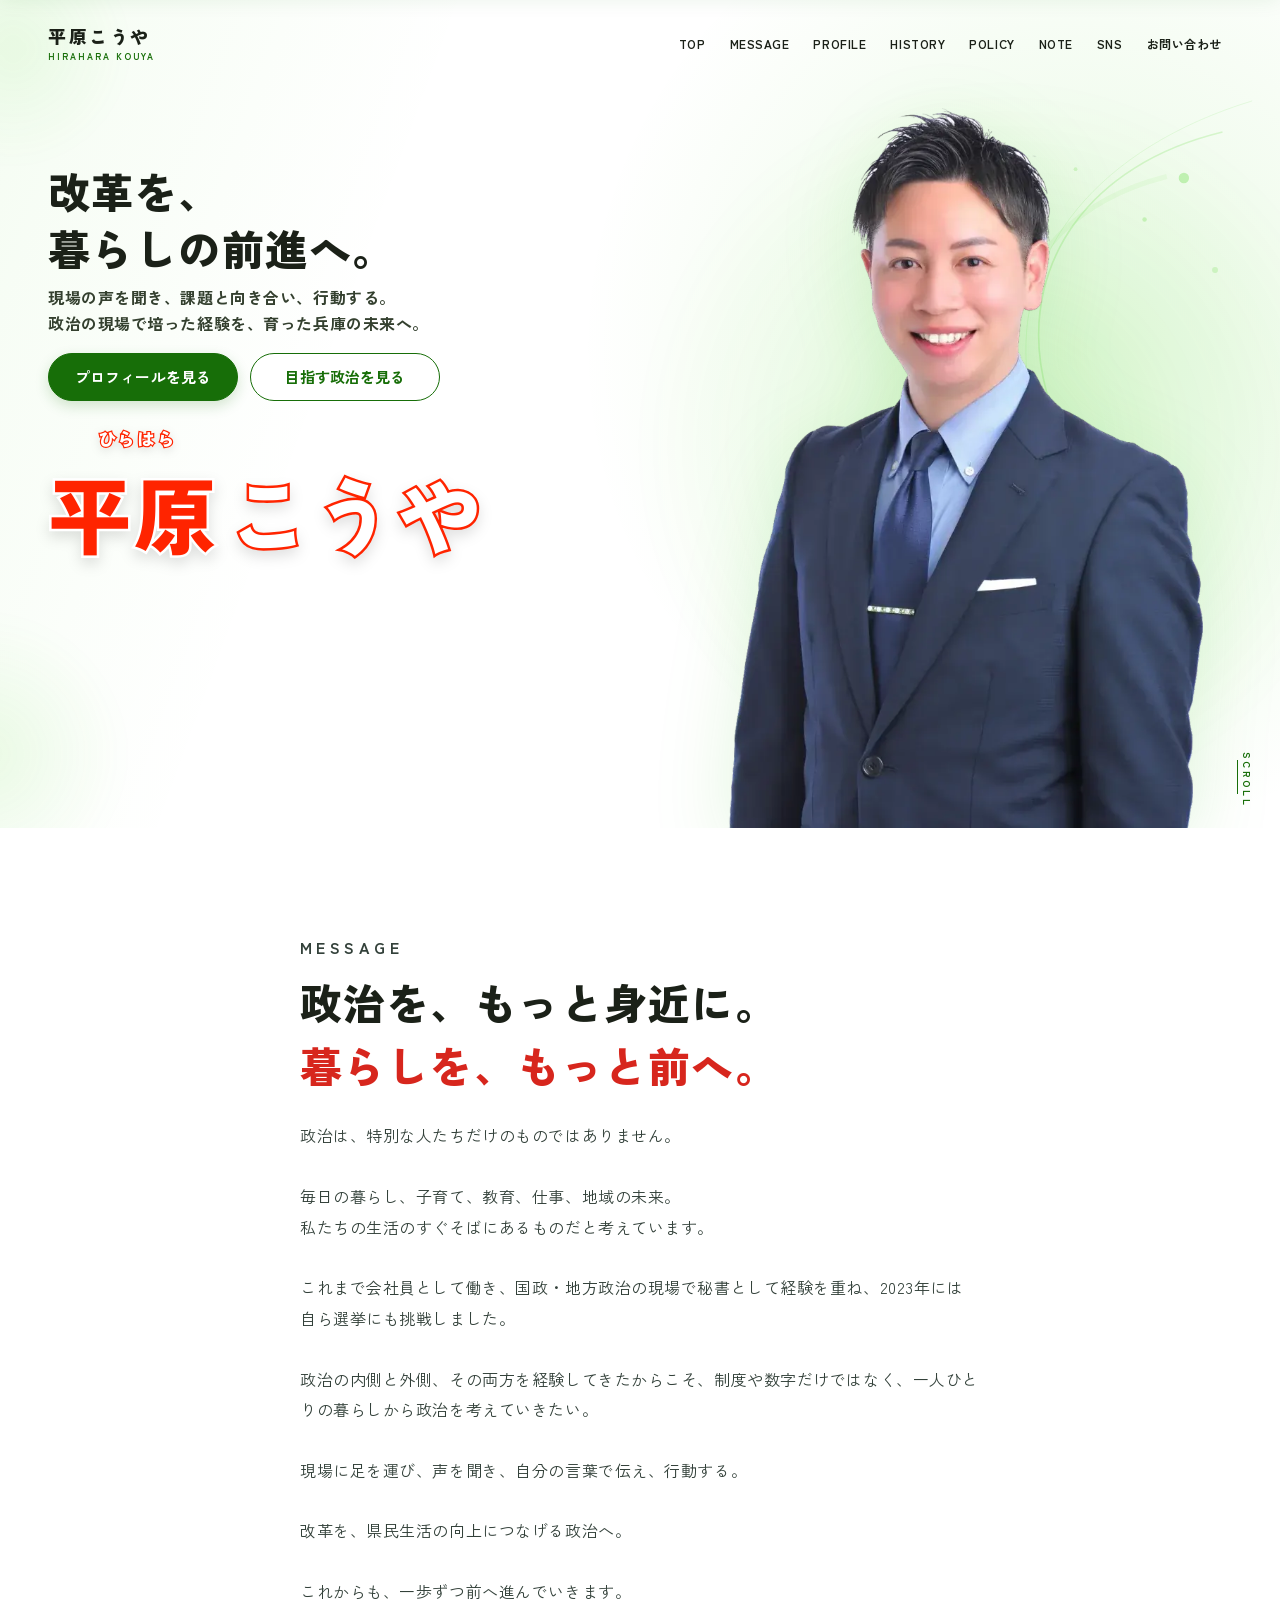
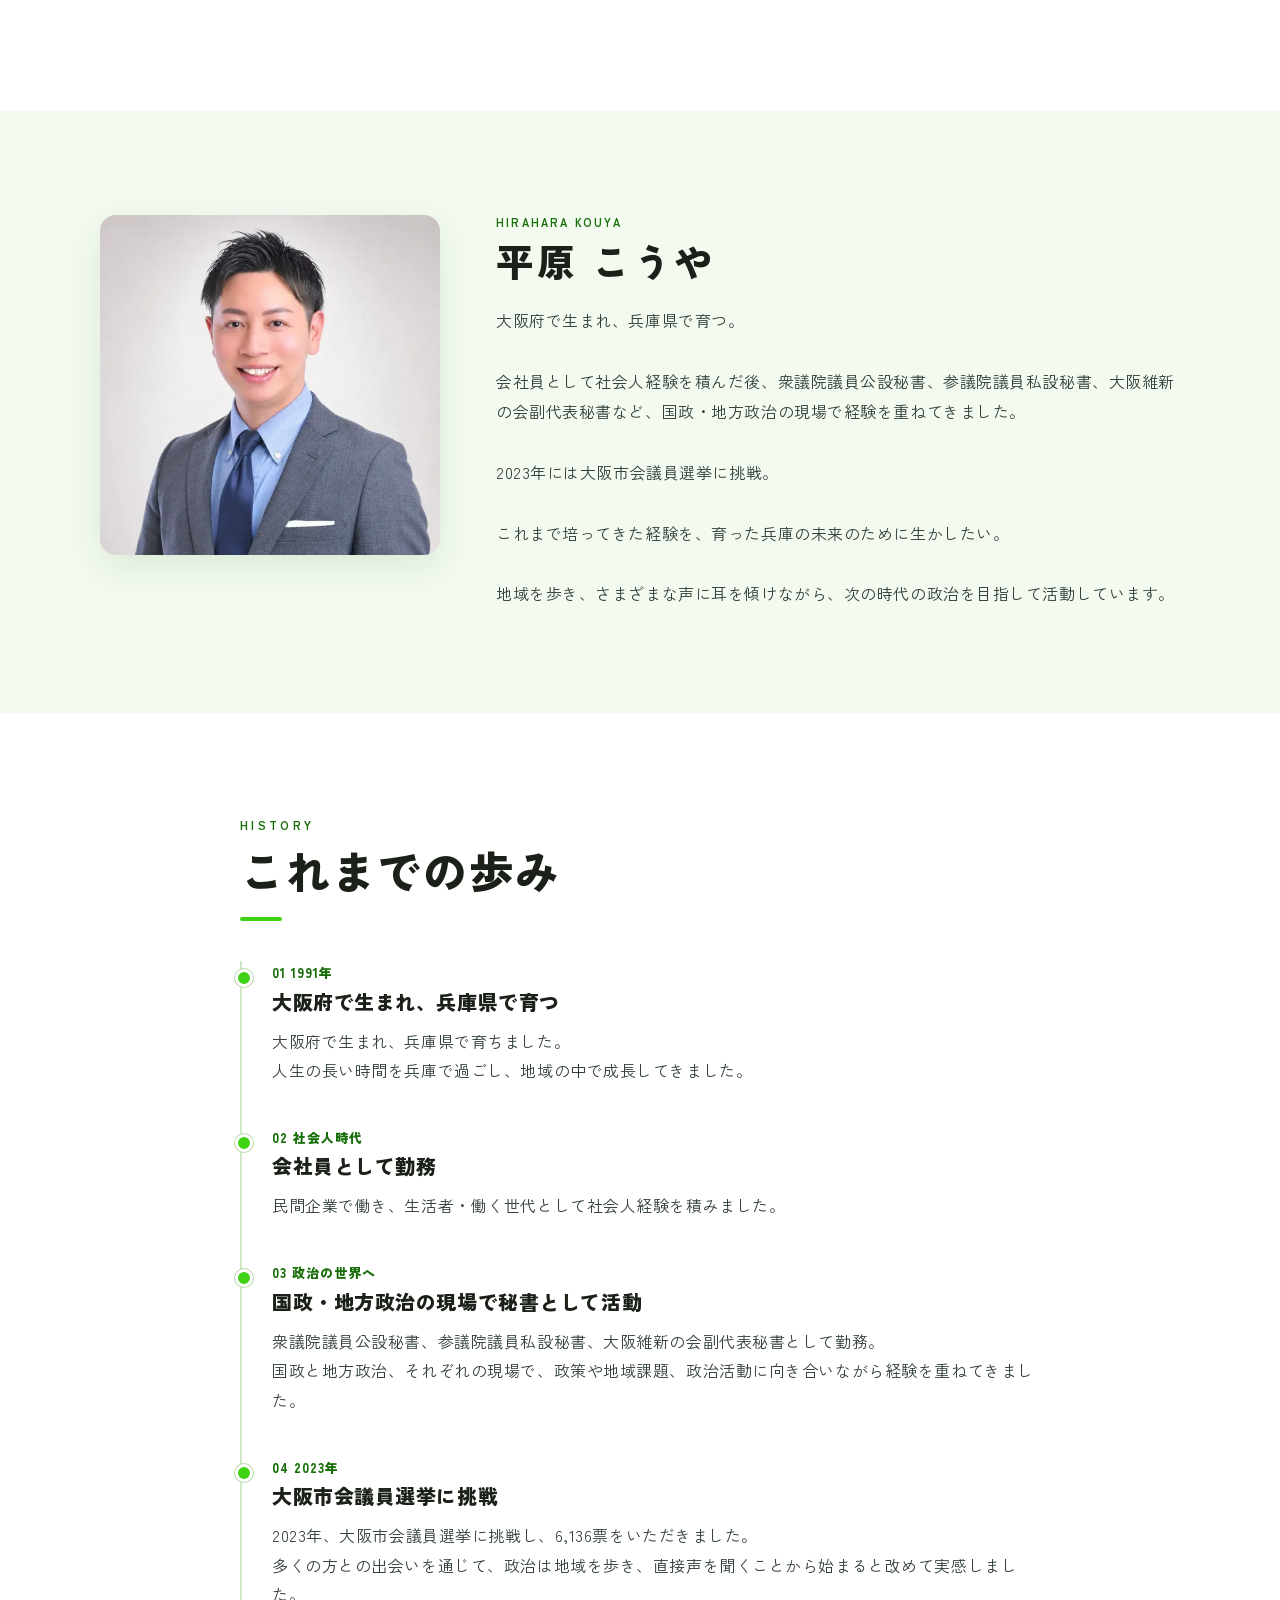
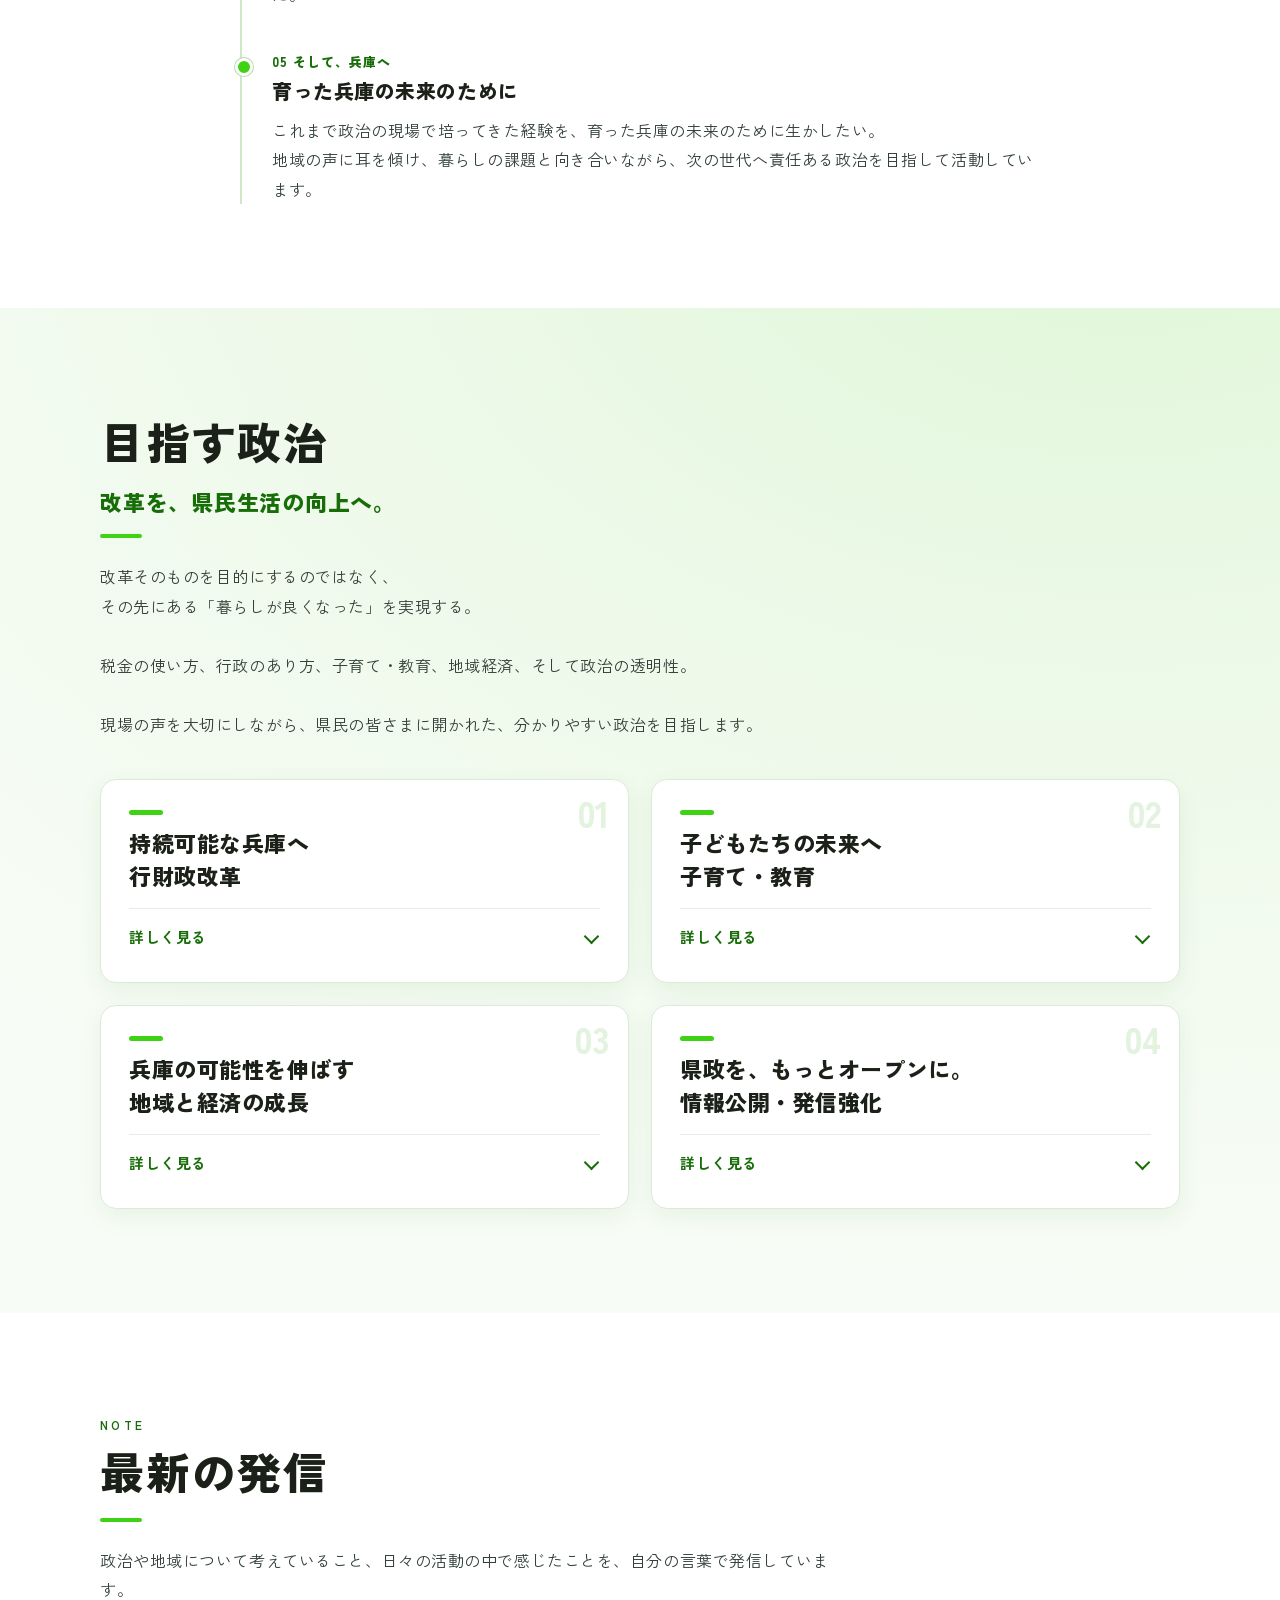
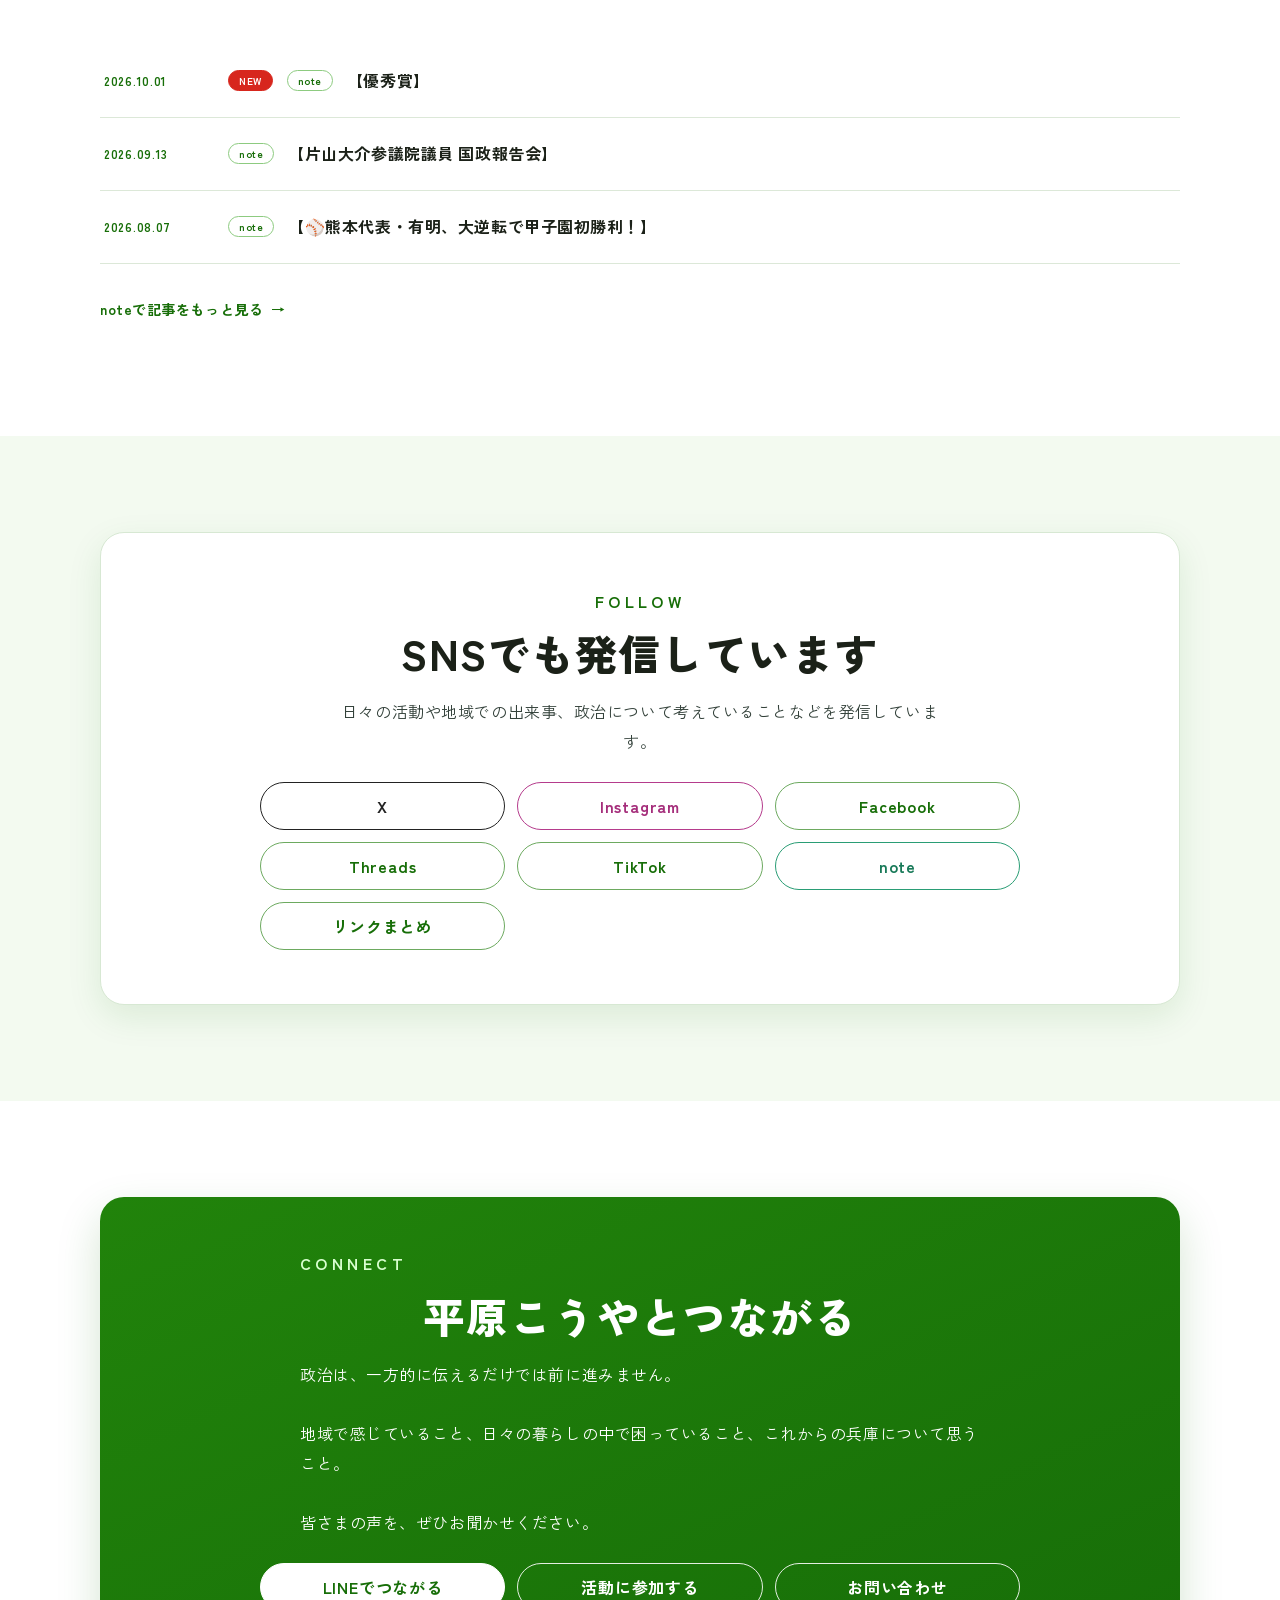
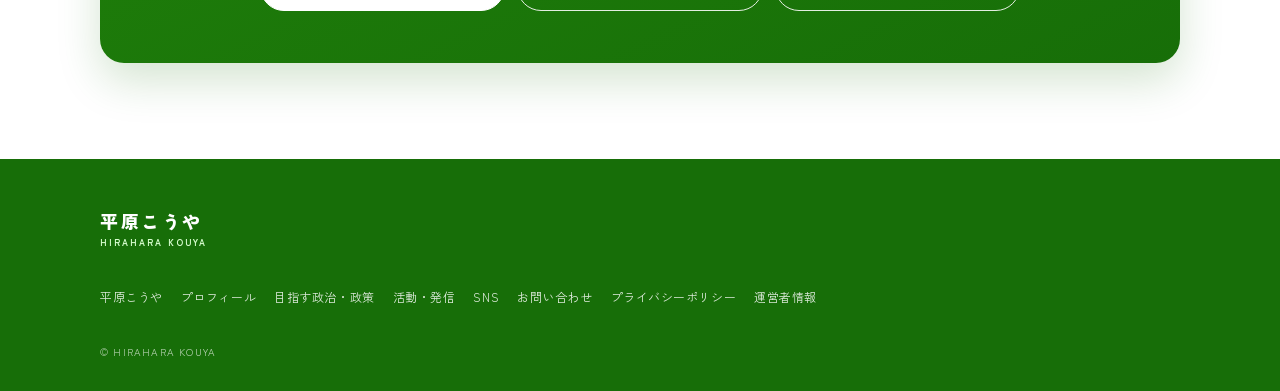
<file: index.html>
<!doctype html><html lang="ja"><head><!-- Google tag (gtag.js) -->
<script async src="https://www.googletagmanager.com/gtag/js?id=G-Y7Q1VN1BY2"></script>
<script>
  window.dataLayer = window.dataLayer || [];
  function gtag(){dataLayer.push(arguments);}
  gtag('js', new Date());
  gtag('config', 'G-Y7Q1VN1BY2');
  /* kdm-seo-ops: contact events */
  document.addEventListener('click', function (e) {
    var a = e.target.closest && e.target.closest('a[href]');
    if (!a) return;
    var h = a.getAttribute('href') || '';
    if (h.indexOf('tel:') === 0) gtag('event', 'tel_click', { link_url: h });
    else if (/(line\.me|lin\.ee)\//.test(h)) gtag('event', 'line_click', { link_url: a.href });
    else if (h.indexOf('mailto:') === 0) gtag('event', 'mail_click', { link_url: h });
    else if (/instagram\.com\//.test(h)) gtag('event', 'instagram_click', { link_url: a.href });
  });
</script>
<meta charset="utf-8"><meta name="viewport" content="width=device-width,initial-scale=1"><title>平原こうや（平原幸弥）公式サイト｜プロフィール・活動・政策</title><meta name="description" content="平原こうや（平原幸弥）公式サイト。プロフィール、活動、政策、最新の発信、SNS、お問い合わせ情報をご案内します。">
<link rel="preconnect" href="https://fonts.googleapis.com"><link rel="preconnect" href="https://fonts.gstatic.com" crossorigin>
<link rel="preload" as="image" href="assets/images/hero-home.webp" imagesrcset="assets/images/hero-home-680.webp 680w, assets/images/hero-home.webp 865w" imagesizes="(min-width:840px) and (max-height:760px) 440px, (min-width:840px) 54vh, 47vh" fetchpriority="high">
<link rel="stylesheet" href="https://fonts.googleapis.com/css2?family=Zen+Kaku+Gothic+New:wght@400;700;900&display=swap" media="print" onload="this.media='all'"><noscript><link rel="stylesheet" href="https://fonts.googleapis.com/css2?family=Zen+Kaku+Gothic+New:wght@400;700;900&display=swap"></noscript>
<style>
*{box-sizing:border-box;margin:0;padding:0}
:root{
  --green:#3FD113;
  --green-dark:#237D12;
  --green-deep:#176E08;
  --green-ink:#124F0B;
  --wash:#F3FAF0;
  --wash-strong:#EAF7E5;
  --paper:#fff;
  --ink:#1B2118;
  --text:#33413A;
  --muted:#667068;
  --line:#DCE8D8;
  --red:#D7261D;
  --hero-red:#FF2400;
  --shadow:0 12px 34px rgba(23,110,8,.10);
}
html{scroll-behavior:smooth;scroll-padding-top:72px}
body{
  font-family:'Zen Kaku Gothic New','Hiragino Kaku Gothic ProN','Noto Sans JP',sans-serif;
  color:var(--ink);
  background:var(--paper);
  font-size:16px;
  line-height:1.8;
  letter-spacing:.035em;
  -webkit-font-smoothing:antialiased;
  text-rendering:optimizeLegibility;
  overflow-x:clip;
}
img{display:block;max-width:100%}
a{color:inherit;text-decoration:none}
ul{list-style:none}
button,input,textarea,select{font:inherit}
.wrap{width:min(100%,1120px);margin-inline:auto;padding-inline:20px}
.sec{position:relative;padding:72px 0}
.en{
  color:var(--green-deep);
  font-size:12px;
  font-weight:700;
  line-height:1.4;
  letter-spacing:.28em;
  text-transform:uppercase;
}
.sec-head{margin-bottom:40px}
.sec-head h2{
  margin-top:8px;
  font-size:30px;
  font-weight:900;
  line-height:1.35;
  letter-spacing:.04em;
}
.sec-head h2::after{
  content:"";
  display:block;
  width:42px;
  height:4px;
  margin-top:16px;
  border-radius:999px;
  background:var(--green);
}
.sec-head>p:not(.en){margin-top:24px;max-width:760px;color:var(--text);font-size:16px;line-height:1.85}
.acc-red{color:var(--red)}

/* Header */
.header,.fheader{
  left:0;right:0;z-index:70;
  display:flex;align-items:center;justify-content:space-between;
  padding:14px 20px;
}
.header{position:absolute;top:0}
.fheader{
  position:fixed;top:0;
  background:rgba(255,255,255,.96);
  box-shadow:0 5px 22px rgba(23,110,8,.10);
  transform:translateY(-110%);
  transition:transform .28s ease;
  backdrop-filter:blur(10px);
  -webkit-backdrop-filter:blur(10px);
}
.fheader.show{transform:translateY(0)}
.logo{
  min-height:44px;
  display:inline-flex;
  flex-direction:column;
  justify-content:center;
  font-size:18px;
  font-weight:900;
  line-height:1.25;
  letter-spacing:.14em;
}
.logo small{
  display:block;
  margin-top:5px;
  color:var(--green-deep);
  font-size:9px;
  font-weight:700;
  line-height:1.2;
  letter-spacing:.22em;
}
.gnav{display:none}
.menu-btn{
  position:relative;z-index:71;
  width:46px;height:46px;
  border:0;border-radius:11px;
  background:var(--green-deep);
  box-shadow:0 7px 18px rgba(23,110,8,.16);
  cursor:pointer;
}
.menu-btn span{
  display:block;
  width:20px;height:2px;
  margin:5px auto;
  background:#fff;
  transition:transform .22s ease,opacity .22s ease;
}
body.menu-open{overflow:hidden}
body.menu-open .menu-btn span:nth-child(1){transform:translateY(7px) rotate(45deg)}
body.menu-open .menu-btn span:nth-child(2){opacity:0}
body.menu-open .menu-btn span:nth-child(3){transform:translateY(-7px) rotate(-45deg)}
body.menu-open .header,body.menu-open .fheader{background:transparent;box-shadow:none}
body.menu-open .header .logo,body.menu-open .fheader .logo{color:#fff}
body.menu-open .header .logo small,body.menu-open .fheader .logo small{color:#D9FFD0}
.menu{
  position:fixed;inset:0;z-index:60;
  display:flex;
  flex-direction:column;
  justify-content:flex-start;
  gap:0;
  padding:96px 32px 40px;
  overflow-y:auto;
  background:linear-gradient(155deg,#21830B 0%,var(--green-deep) 100%);
  opacity:0;
  visibility:hidden;
  pointer-events:none;
  transition:opacity .22s ease,visibility .22s ease;
}
body.menu-open .menu{opacity:1;visibility:visible;pointer-events:auto}
.menu>a{
  display:flex;
  align-items:center;
  min-height:56px;
  padding:10px 0;
  border-bottom:1px solid rgba(255,255,255,.22);
  color:#fff;
  font-size:20px;
  font-weight:900;
  line-height:1.35;
  letter-spacing:.08em;
}
.menu-sns{display:flex;flex-wrap:wrap;gap:10px 18px;margin-top:26px}
.menu-sns a{
  display:inline-flex;align-items:center;justify-content:center;
  min-width:44px;min-height:44px;
  color:#fff;
  font-size:12px;font-weight:700;
}

/* Hero */
.hero{
  position:relative;
  min-height:100svh;
  display:flex;
  flex-direction:column;
  overflow:hidden;
  isolation:isolate;
  background:#fff;
}
.hero::before{
  content:"";
  position:absolute;inset:0;z-index:0;pointer-events:none;
  background:
    radial-gradient(circle at 84% 42%,rgba(63,209,19,.14) 0%,rgba(63,209,19,.07) 18%,rgba(63,209,19,0) 42%),
    linear-gradient(110deg,rgba(63,209,19,.055) 0%,rgba(255,255,255,0) 30%);
}
.hero::after{
  content:"";
  position:absolute;z-index:1;right:-34%;top:7%;
  width:118vw;height:62vh;
  pointer-events:none;
  opacity:.78;
  background:url("data:image/svg+xml,%3Csvg xmlns='http://www.w3.org/2000/svg' viewBox='0 0 1000 900'%3E%3Cg fill='none' stroke='%233FD113'%3E%3Cpath d='M940 70C755 115 676 248 695 382c19 137 132 227 94 360-28 96-123 142-244 150' stroke-width='2.2' opacity='.22'/%3E%3Cpath d='M980 28C775 91 658 229 677 399c18 157 141 254 85 407' stroke-width='1.3' opacity='.13'/%3E%3Cpath d='M865 130C746 160 668 238 660 338' stroke-width='7' opacity='.08'/%3E%3C/g%3E%3Cg fill='%233FD113'%3E%3Ccircle cx='888' cy='132' r='7' opacity='.35'/%3E%3Ccircle cx='835' cy='188' r='3' opacity='.28'/%3E%3Ccircle cx='930' cy='256' r='4' opacity='.22'/%3E%3Ccircle cx='742' cy='120' r='2.6' opacity='.22'/%3E%3C/g%3E%3C/svg%3E") center/contain no-repeat;
}
.hero-ring{display:none}
.glow{position:absolute;pointer-events:none;border-radius:50%}
.glow-main{
  right:-8%;top:8%;z-index:1;
  width:min(66vw,760px);aspect-ratio:1;
  background:radial-gradient(circle,rgba(63,209,19,.13) 0%,rgba(63,209,19,.05) 34%,rgba(63,209,19,0) 69%);
  filter:blur(6px);
}
.glow-drop{
  left:-12%;bottom:-8%;z-index:1;
  width:min(34vw,280px);aspect-ratio:1;
  background:radial-gradient(circle,rgba(63,209,19,.09),rgba(63,209,19,0) 70%);
  filter:blur(12px);
}
.glow-corner{
  left:-8%;top:-8%;z-index:1;
  width:min(30vw,230px);aspect-ratio:1;
  background:radial-gradient(circle,rgba(63,209,19,.07),rgba(63,209,19,0) 72%);
  filter:blur(9px);
}
.hero-photo{
  position:absolute;
  right:-7%;bottom:11svh;z-index:3;
  height:70svh;
}
.hero-photo img{
  width:auto;height:100%;
  filter:drop-shadow(0 18px 38px rgba(46,184,15,.14));
}
.hero-name{
  position:absolute;left:16px;top:19svh;z-index:4;
  writing-mode:vertical-rl;
  font-size:clamp(50px,13.5vw,66px);
  font-weight:900;
  line-height:1.02;
  letter-spacing:.015em;
}
.hero-surname{position:relative;display:inline-block}
.hero-furigana{
  position:absolute;left:50%;top:-30px;z-index:6;
  transform:translateX(-50%);
  writing-mode:horizontal-tb;
  white-space:nowrap;
  color:#fff;
  font-size:14px;
  font-weight:900;
  line-height:1.1;
  letter-spacing:.10em;
  -webkit-font-smoothing:antialiased;
  -webkit-text-stroke:2px var(--hero-red);
  paint-order:stroke fill;
  filter:drop-shadow(0 3px 5px rgba(0,0,0,.10));
}
.hero-name .n1,.hero-name .n2{
  text-shadow:none;
  -webkit-font-smoothing:antialiased;
  text-rendering:geometricPrecision;
  paint-order:stroke fill;
  filter:drop-shadow(0 6px 7px rgba(0,0,0,.12));
}
.hero-name .n1{color:var(--hero-red);-webkit-text-stroke:4px #fff}
.hero-name .n2{color:#fff;-webkit-text-stroke:4px var(--hero-red)}
.hero-copy{
  position:relative;z-index:4;
  width:calc(100% - 40px);
  margin:auto 20px 18px;
  padding:18px;
  text-align:left;
  color:var(--ink);
  background:rgba(255,255,255,.95);
  border:1px solid rgba(215,232,211,.95);
  border-radius:18px;
  box-shadow:0 12px 28px rgba(23,110,8,.10);
  backdrop-filter:blur(10px);
  -webkit-backdrop-filter:blur(10px);
}
.hero-catch{
  font-size:30px;
  font-weight:900;
  line-height:1.35;
  letter-spacing:.035em;
}
.hero-sub{
  margin-top:8px;
  color:#34402F;
  font-size:16px;
  font-weight:600;
  line-height:1.65;
}
.hero-actions{display:grid;grid-template-columns:1fr 1fr;gap:12px;margin-top:16px}
.hero-actions .btn{
  min-width:0;
  padding:11px 8px;
  font-size:14px;
  letter-spacing:.01em;
  white-space:nowrap;
}
.hero-actions .btn:first-child{
  background:var(--green-deep);
  border:1.5px solid var(--green-deep);
  color:#fff;
  box-shadow:0 5px 14px rgba(23,110,8,.18);
}
.hero-actions .btn:nth-child(2){
  background:#fff;
  border:1.5px solid var(--green-deep);
  color:var(--green-deep);
  box-shadow:none;
}
.scroll-cue{display:none}

/* Message */
.message{background:#fff}
.message-inner{max-width:720px;margin-inline:auto}
.message h2{
  margin:8px 0 24px;
  font-size:30px;
  font-weight:900;
  line-height:1.5;
  letter-spacing:.035em;
}
.message p{color:var(--text);font-size:16px;line-height:1.9}

/* Profile */
#profile{background:var(--wash)}
.prof-grid{display:grid;gap:32px}
.prof-photo{
  width:min(100%,320px);
  margin-inline:auto;
  overflow:hidden;
  border-radius:16px;
  box-shadow:var(--shadow);
}
.prof-photo img{
  width:100%;height:auto!important;aspect-ratio:1/1;
  object-fit:cover;object-position:center top;
}
.prof-name{
  font-size:30px;
  font-weight:900;
  line-height:1.35;
  letter-spacing:.08em;
}
.prof-name small{
  display:block;
  margin-bottom:6px;
  color:var(--green-deep);
  font-size:11px;
  font-weight:700;
  letter-spacing:.2em;
}
.prof-text{margin-top:18px;color:var(--text);font-size:16px;line-height:1.9}

/* History */
.history{background:#fff}
.history .wrap{max-width:840px}
.timeline{
  position:relative;
  margin-top:6px;
  border-left:2px solid #CDE7C7;
}
.timeline li{
  position:relative;
  padding:0 0 40px 30px;
}
.timeline li:last-child{padding-bottom:0}
.timeline li::before{
  content:"";
  position:absolute;left:-7px;top:8px;
  width:12px;height:12px;
  border:3px solid #fff;
  border-radius:50%;
  background:var(--green);
  box-shadow:0 0 0 1px #B7DDAE;
}
.timeline h3{
  margin-bottom:10px;
  color:var(--ink);
  font-size:18px;
  font-weight:900;
  line-height:1.55;
}
.timeline h3::first-line{
  color:var(--green-deep);
  font-size:13px;
  line-height:1.9;
  letter-spacing:.08em;
}
.timeline p{color:var(--text);font-size:16px;line-height:1.85}

/* Policy */
#policy{
  background:radial-gradient(130% 110% at 88% -12%,#DFF7D8 0%,#EDF9E9 46%,#F8FCF6 100%);
}
#policy .sec-head{max-width:800px}
#policy .sec-head>.en{
  color:var(--ink);
  font-size:30px;
  font-weight:900;
  line-height:1.35;
  letter-spacing:.04em;
  text-transform:none;
}
#policy .sec-head h2{
  margin-top:12px;
  color:var(--green-deep);
  font-size:18px;
  font-weight:800;
  line-height:1.55;
  letter-spacing:.035em;
}
#policy .sec-head h2::after{
  width:42px;height:4px;margin-top:16px;background:var(--green);
}
#policy .sec-head>p:not(.en){margin-top:24px}
.policy-grid{display:grid;gap:16px}
.policy-card{
  position:relative;
  overflow:hidden;
  padding:26px 22px;
  border:1px solid #DCEAD8;
  border-radius:16px;
  background:#fff;
  box-shadow:0 8px 24px rgba(23,110,8,.07);
}
.policy-card summary{
  display:block;
  min-height:0;
  padding:0;
  list-style:none;
  cursor:pointer;
}
.policy-card summary::-webkit-details-marker{display:none}
.policy-card summary::marker{content:""}
.policy-card .num{
  position:absolute;right:18px;top:14px;
  color:#E3F3DF;
  font-size:36px;
  font-weight:900;
  line-height:1;
  letter-spacing:0;
  pointer-events:none;
}
.policy-title{
  position:relative;
  display:block;
  padding-right:48px;
  color:var(--ink);
  font-size:20px;
  font-weight:900;
  line-height:1.5;
}
.policy-title::before{
  content:"";
  display:block;
  width:34px;height:5px;
  margin-bottom:11px;
  border-radius:999px;
  background:var(--green);
}
.policy-toggle{
  display:flex;
  align-items:center;
  min-height:44px;
  margin-top:16px;
  padding-top:12px;
  border-top:1px solid #E5EEE2;
  color:var(--green-deep);
  font-size:15px;
  font-weight:700;
  line-height:1.4;
}
.policy-toggle::after{
  content:"";
  width:9px;height:9px;
  margin-left:auto;margin-right:3px;
  border-right:2px solid currentColor;
  border-bottom:2px solid currentColor;
  transform:rotate(45deg);
  transition:transform .2s ease;
}
.policy-card[open] .policy-toggle::after{transform:rotate(225deg)}
.policy-detail{padding-top:16px}
.policy-detail p{color:var(--text);font-size:16px;line-height:1.85}

/* Note */
#note{background:#fff}
.news-list li{border-bottom:1px solid var(--line)}
.news-list a{
  display:grid;
  grid-template-columns:auto auto 1fr;
  align-items:center;
  gap:8px 12px;
  min-height:72px;
  padding:16px 4px;
}
.news-list time{
  color:var(--green-deep);
  font-size:12px;
  font-weight:700;
  letter-spacing:.06em;
}
.tag{
  justify-self:start;
  padding:2px 10px;
  border:1px solid #8DCB80;
  border-radius:999px;
  color:var(--green-deep);
  font-size:10px;
  font-weight:700;
  line-height:1.5;
}
.tag.new{border-color:var(--red);background:var(--red);color:#fff}
.news-list .t{
  grid-column:1/-1;
  color:var(--ink);
  font-size:16px;
  font-weight:600;
  line-height:1.6;
}
.more{
  display:inline-flex;
  align-items:center;
  min-height:44px;
  margin-top:24px;
  color:var(--green-deep);
  font-size:14px;
  font-weight:700;
}
.more::after{content:"→";margin-left:8px}

/* Shared CTA */
.cta{padding:72px 0;text-align:center}
.cta-card{
  position:relative;
  overflow:hidden;
  border-radius:24px;
  padding:40px 22px;
}
.cta h2{
  margin:8px 0 14px;
  font-size:30px;
  font-weight:900;
  line-height:1.4;
  letter-spacing:.035em;
}
.cta p{font-size:16px;line-height:1.85}
.cta-btns{display:flex;flex-direction:column;gap:12px;max-width:560px;margin:26px auto 0}
.btn{
  display:flex;
  align-items:center;
  justify-content:center;
  min-height:48px;
  padding:12px 20px;
  border-radius:999px;
  font-size:16px;
  font-weight:700;
  line-height:1.35;
  letter-spacing:.05em;
  transition:background .2s ease,color .2s ease,border-color .2s ease,transform .2s ease;
}

/* SNS */
#sns{background:var(--wash)}
#sns .cta-card{
  border:1px solid #D7E8D3;
  background:#fff;
  color:var(--ink);
  box-shadow:var(--shadow);
}
#sns .en{color:var(--green-deep)}
#sns p{max-width:620px;margin-inline:auto;color:var(--text)}
#sns .cta-btns{
  display:grid;
  grid-template-columns:repeat(2,minmax(0,1fr));
  max-width:620px;
}
#sns .btn{
  width:100%;
  background:#fff;
  border:1.5px solid #6DAA60;
  color:var(--green-deep);
  box-shadow:none;
}
#sns .cta-btns a:nth-child(1){border-color:#222;color:#222}
#sns .cta-btns a:nth-child(2){border-color:#B53B8C;color:#A52E7B}
#sns .cta-btns a:nth-child(6){border-color:#2A9D75;color:#197A59}
#sns [aria-disabled="true"]{
  opacity:.48;
  border-color:#B8C4B5;
  color:#6E776C;
  cursor:default;
  pointer-events:none;
}

/* Connect */
#connect{background:#fff}
#connect .cta-card{
  background:linear-gradient(155deg,#21830B 0%,var(--green-deep) 100%);
  color:#fff;
  box-shadow:0 18px 44px rgba(23,110,8,.18);
}
#connect .en{color:#D9FFD0}
#connect h2{text-align:center}
#connect p{
  max-width:680px;
  margin-inline:auto;
  text-align:left;
  color:#fff;
}
#connect .cta-btns{max-width:620px}
#connect .btn-red{
  border:1.5px solid #fff;
  background:#fff;
  color:var(--green-deep);
  box-shadow:none;
}
#connect .btn-ghost{
  border:1.5px solid rgba(255,255,255,.88);
  background:transparent;
  color:#fff;
}

/* Footer */
.footer{
  padding:48px 0 30px;
  background:var(--green-deep);
  color:rgba(255,255,255,.86);
}
.footer .logo{color:#fff}
.footer .logo small{color:#D9FFD0}
.fnav{
  display:flex;
  flex-wrap:wrap;
  gap:2px 18px;
  margin-top:24px;
}
.fnav a{
  display:inline-flex;
  align-items:center;
  min-height:44px;
  font-size:12px;
  line-height:1.4;
}
.copy{
  margin-top:24px;
  color:rgba(255,255,255,.72);
  font-size:10px;
  letter-spacing:.12em;
}

/* Interaction / accessibility */
a:focus-visible,button:focus-visible,summary:focus-visible{
  outline:3px solid #111;
  outline-offset:3px;
  box-shadow:0 0 0 2px #fff;
}
.rv{opacity:0;transform:translateY(16px);transition:opacity .6s ease,transform .6s ease}
.rv.on{opacity:1;transform:none}
@media(scripting:none){.rv{opacity:1;transform:none}}
@media(prefers-reduced-motion:reduce){
  html{scroll-behavior:auto}
  *,*::before,*::after{
    animation-duration:.01ms!important;
    animation-iteration-count:1!important;
    transition-duration:.01ms!important;
    scroll-behavior:auto!important;
  }
  .rv{opacity:1;transform:none}
}

/* Desktop */
@media(min-width:840px){
  .wrap{padding-inline:20px}
  .sec{padding:104px 0}
  .header{padding:22px 48px}
  .fheader{padding:10px 48px}
  .gnav{display:flex;align-items:center;gap:4px}
  .gnav a{
    display:inline-flex;align-items:center;
    min-height:44px;
    padding:0 10px;
    font-size:12px;
    font-weight:700;
  }
  .gnav a:hover{color:var(--green-deep)}
  .fheader .gnav{display:flex}
  .menu-btn{display:none}
  .sec-head h2{font-size:44px}
  .hero{min-height:92vh}
  .hero::after{right:1%;top:3%;width:min(58vw,920px);height:94%}
  .hero-photo{right:6%;bottom:0;height:80vh}
  .hero-name{
    left:48px;top:auto;bottom:30vh;
    writing-mode:horizontal-tb;
    font-size:84px;
    line-height:1.05;
  }
  .hero-name .n1{margin-right:8px;-webkit-text-stroke:5px #fff}
  .hero-name .n2{-webkit-text-stroke:5px var(--hero-red)}
  .hero-furigana{top:-40px;font-size:18px;-webkit-text-stroke:2.4px var(--hero-red)}
  .hero-copy{
    position:absolute;left:48px;top:18vh;
    width:auto;max-width:540px;
    margin:0;padding:0;
    border:0;border-radius:0;
    background:transparent;
    box-shadow:none;
    backdrop-filter:none;
    -webkit-backdrop-filter:none;
  }
  .hero-catch{font-size:clamp(40px,3.3vw,48px)}
  .hero-sub{max-width:460px}
  .hero-actions{display:flex;justify-content:flex-start;width:auto}
  .hero-actions .btn{min-width:190px;padding-inline:18px;font-size:15px}
  .scroll-cue{
    display:block;
    position:absolute;right:24px;bottom:20px;z-index:5;
    writing-mode:vertical-rl;
    color:var(--green-deep);
    font-size:10px;font-weight:700;letter-spacing:.3em;
  }
  .scroll-cue::after{
    content:"";display:block;width:1px;height:34px;margin:8px auto 0;background:var(--green-deep)
  }
  .message h2{font-size:42px}
  .prof-grid{grid-template-columns:340px 1fr;gap:56px;align-items:start}
  .prof-photo{width:340px;margin:0}
  .prof-name{font-size:38px}
  .timeline h3{font-size:20px}
  #policy .sec-head>.en{font-size:44px}
  #policy .sec-head h2{font-size:22px}
  .policy-grid{grid-template-columns:repeat(2,minmax(0,1fr));gap:22px}
  .policy-card{padding:30px 28px}
  .policy-title{font-size:22px}
  .news-list a{grid-template-columns:110px auto auto 1fr;gap:12px 14px}
  .news-list .t{grid-column:auto;font-size:16px}
  .cta{padding:96px 0}
  .cta-card{padding:54px 48px}
  .cta h2{font-size:42px}
  #sns .cta-btns{grid-template-columns:repeat(3,minmax(0,1fr));max-width:760px}
  #connect .cta-card{padding:52px 56px}
  #connect .cta-btns{flex-direction:row;max-width:760px}
  #connect .cta-btns .btn{flex:1}
}

@media(min-width:840px) and (max-width:1099px){
  .gnav{display:none!important}
  .menu-btn{display:block!important}
}

/* Short desktop / landscape safety */
@media(min-width:840px) and (max-height:760px){
  .hero{min-height:720px}
  .hero-photo{height:660px}
  .hero-copy{top:128px}
  .hero-name{bottom:150px;font-size:76px}
}

/* Narrow mobile safety */
@media(max-width:370px){
  .hero-name{font-size:48px}
  .hero-copy{width:calc(100% - 28px);margin-inline:14px;padding:15px}
  .hero-catch{font-size:27px}
  .hero-sub{font-size:15px}
  .hero-actions{gap:8px}
  .hero-actions .btn{font-size:13px;padding-inline:6px}
}
</style>
<link rel="canonical" href="https://hiraharakouya.com/">
<link rel="icon" href="assets/img/favicon.svg" type="image/svg+xml">
<meta property="og:type" content="website"><meta property="og:title" content="平原こうや（平原幸弥）公式サイト｜プロフィール・活動・政策"><meta property="og:description" content="平原こうや（平原幸弥）公式サイト。プロフィール、活動、政策、最新の発信、SNS、お問い合わせ情報をご案内します。"><meta property="og:url" content="https://hiraharakouya.com/"><meta property="og:image" content="https://hiraharakouya.com/assets/img/ogp.jpg"><meta property="og:image:width" content="1200"><meta property="og:image:height" content="630"><meta property="og:site_name" content="平原こうや公式サイト"><meta name="twitter:card" content="summary_large_image">
<script type="application/ld+json">{"@context":"https://schema.org","@type":"Person","name":"平原こうや","alternateName":["平原幸弥","ひらはらこうや","HIRAHARA KOUYA"],"url":"https://hiraharakouya.com/","sameAs":["https://x.com/HIRAHARAKOUYA","https://www.instagram.com/hiraharakouya327/","https://note.com/hirahara508"]}</script>
</head><body>
<header class="header"><a class="logo" href="#top">平原こうや<small>HIRAHARA KOUYA</small></a><nav class="gnav"><a href="#top">TOP</a><a href="#message">MESSAGE</a><a href="#profile">PROFILE</a><a href="#history">HISTORY</a><a href="#policy">POLICY</a><a href="#note">NOTE</a><a href="#sns">SNS</a><a href="#connect">お問い合わせ</a></nav><button class="menu-btn" aria-label="メニュー" aria-controls="site-menu" aria-expanded="false"><span></span><span></span><span></span></button></header>
<div class="fheader"><a class="logo" href="#top">平原こうや<small>HIRAHARA KOUYA</small></a><nav class="gnav"><a href="#top">TOP</a><a href="#message">MESSAGE</a><a href="#profile">PROFILE</a><a href="#history">HISTORY</a><a href="#policy">POLICY</a><a href="#note">NOTE</a><a href="#sns">SNS</a><a href="#connect">お問い合わせ</a></nav><button class="menu-btn" aria-label="メニュー" aria-controls="site-menu" aria-expanded="false"><span></span><span></span><span></span></button></div>
<div class="menu" id="site-menu"><a href="#top">TOP</a><a href="#message">MESSAGE</a><a href="#profile">PROFILE</a><a href="#history">HISTORY</a><a href="#policy">POLICY</a><a href="#note">NOTE</a><a href="#sns">SNS</a><a href="#connect">お問い合わせ</a><div class="menu-sns"><a href="https://x.com/HIRAHARAKOUYA">X</a><a href="https://www.instagram.com/hiraharakouya327/">Instagram</a><a href="https://note.com/hirahara508">note</a></div></div>
<div class="hero" id="top">
<div class="glow glow-corner" aria-hidden="true"></div><div class="glow glow-main" aria-hidden="true"></div><div class="glow glow-drop" aria-hidden="true"></div><div class="hero-ring" aria-hidden="true"></div>
<div class="hero-photo"><img src="assets/images/hero-home.webp" srcset="assets/images/hero-home-680.webp 680w, assets/images/hero-home.webp 865w" sizes="(min-width:840px) and (max-height:760px) 440px, (min-width:840px) 54vh, 47vh" alt="平原こうや" width="865" height="1300" loading="eager" fetchpriority="high" decoding="async"></div>
<p class="hero-name"><span class="hero-surname"><span class="hero-furigana">ひらはら</span><span class="n1">平原</span></span><span class="n2">こうや</span></p>
<div class="hero-copy"><h1 class="hero-catch">改革を、<br>暮らしの前進へ。</h1><p class="hero-sub">現場の声を聞き、課題と向き合い、行動する。<br>政治の現場で培った経験を、育った兵庫の未来へ。</p><div class="hero-actions"><a class="btn btn-red" href="#profile">プロフィールを見る</a><a class="btn btn-red" href="#policy">目指す政治を見る</a></div></div><p class="scroll-cue">SCROLL</p></div>
<section class="sec message" id="message"><div class="wrap message-inner rv"><p class="en">Message</p><h2>政治を、もっと身近に。<br><span class="acc-red">暮らしを、もっと前へ。</span></h2><p>政治は、特別な人たちだけのものではありません。<br><br>毎日の暮らし、子育て、教育、仕事、地域の未来。<br>私たちの生活のすぐそばにあるものだと考えています。<br><br>これまで会社員として働き、国政・地方政治の現場で秘書として経験を重ね、2023年には自ら選挙にも挑戦しました。<br><br>政治の内側と外側、その両方を経験してきたからこそ、制度や数字だけではなく、一人ひとりの暮らしから政治を考えていきたい。<br><br>現場に足を運び、声を聞き、自分の言葉で伝え、行動する。<br><br>改革を、県民生活の向上につなげる政治へ。<br><br>これからも、一歩ずつ前へ進んでいきます。</p></div></section>
<section class="sec" id="profile"><div class="wrap prof-grid"><div class="prof-photo rv"><img src="assets/images/profile-home.webp" srcset="assets/images/profile-home-680.webp 680w, assets/images/profile-home-1020.webp 1020w, assets/images/profile-home.webp 1254w" sizes="(min-width:840px) 340px, (min-width:360px) 320px, calc(100vw - 40px)" alt="平原こうや プロフィール写真" width="1254" height="1254" loading="lazy" decoding="async"></div><div class="rv"><p class="prof-name"><small>HIRAHARA KOUYA</small>平原 こうや</p><p class="prof-text">大阪府で生まれ、兵庫県で育つ。<br><br>会社員として社会人経験を積んだ後、衆議院議員公設秘書、参議院議員私設秘書、大阪維新の会副代表秘書など、国政・地方政治の現場で経験を重ねてきました。<br><br>2023年には大阪市会議員選挙に挑戦。<br><br>これまで培ってきた経験を、育った兵庫の未来のために生かしたい。<br><br>地域を歩き、さまざまな声に耳を傾けながら、次の時代の政治を目指して活動しています。</p></div></div></section>
<section class="sec policy history" id="history"><div class="wrap"><div class="sec-head rv"><p class="en">History</p><h2>これまでの歩み</h2></div><ul class="timeline rv"><li><h3>01 1991年<br>大阪府で生まれ、兵庫県で育つ</h3><p>大阪府で生まれ、兵庫県で育ちました。<br>人生の長い時間を兵庫で過ごし、地域の中で成長してきました。</p></li><li><h3>02 社会人時代<br>会社員として勤務</h3><p>民間企業で働き、生活者・働く世代として社会人経験を積みました。</p></li><li><h3>03 政治の世界へ<br>国政・地方政治の現場で秘書として活動</h3><p>衆議院議員公設秘書、参議院議員私設秘書、大阪維新の会副代表秘書として勤務。<br>国政と地方政治、それぞれの現場で、政策や地域課題、政治活動に向き合いながら経験を重ねてきました。</p></li><li><h3>04 2023年<br>大阪市会議員選挙に挑戦</h3><p>2023年、大阪市会議員選挙に挑戦し、6,136票をいただきました。<br>多くの方との出会いを通じて、政治は地域を歩き、直接声を聞くことから始まると改めて実感しました。</p></li><li><h3>05 そして、兵庫へ<br>育った兵庫の未来のために</h3><p>これまで政治の現場で培ってきた経験を、育った兵庫の未来のために生かしたい。<br>地域の声に耳を傾け、暮らしの課題と向き合いながら、次の世代へ責任ある政治を目指して活動しています。</p></li></ul></div></section>
<section class="sec policy" id="policy"><div class="wrap"><div class="sec-head rv"><p class="en">目指す政治</p><h2>改革を、県民生活の向上へ。</h2><p>改革そのものを目的にするのではなく、<br>その先にある「暮らしが良くなった」を実現する。<br><br>税金の使い方、行政のあり方、子育て・教育、地域経済、そして政治の透明性。<br><br>現場の声を大切にしながら、県民の皆さまに開かれた、分かりやすい政治を目指します。</p></div><div class="policy-grid rv"><details class="policy-card" data-policy-slot="1"><summary><span class="num">01</span><span class="policy-title">持続可能な兵庫へ<br>行財政改革</span><span class="policy-toggle">詳しく見る</span></summary><div class="policy-detail"><p>限られた財源を、本当に必要な行政サービスへ。<br>事業や補助金、外郭団体などを不断に見直し、将来世代へ過度な負担を残さない県政を目指します。<br>行政の効率化やDXも進め、限られた人員・財源をより効果的に活用できる行政を目指します。</p></div></details><details class="policy-card" data-policy-slot="2"><summary><span class="num">02</span><span class="policy-title">子どもたちの未来へ<br>子育て・教育</span><span class="policy-toggle">詳しく見る</span></summary><div class="policy-detail"><p>子育て世代を支え、子どもたちが家庭環境に左右されず、それぞれの可能性を伸ばせる兵庫を目指します。<br>子どもを産み育てたいと思える環境づくりと、一人ひとりの個性や可能性を伸ばす教育を大切にします。</p></div></details><details class="policy-card" data-policy-slot="3"><summary><span class="num">03</span><span class="policy-title">兵庫の可能性を伸ばす<br>地域と経済の成長</span><span class="policy-toggle">詳しく見る</span></summary><div class="policy-detail"><p>神戸・阪神・播磨・但馬・丹波・淡路。<br>それぞれの地域が持つ強みや魅力を生かし、人や企業から選ばれる兵庫を目指します。<br>地域ごとの特色を大切にしながら、兵庫全体の成長と県民生活の向上につなげていきます。</p></div></details><details class="policy-card" data-policy-slot="4"><summary><span class="num">04</span><span class="policy-title">県政を、もっとオープンに。<br>情報公開・発信強化</span><span class="policy-toggle">詳しく見る</span></summary><div class="policy-detail"><p>政治や行政で何が議論され、税金がどのように使われ、何が決まったのか。<br>政治に詳しい人だけではなく、誰にでも分かりやすく伝わる県政を目指します。<br><br>情報公開を積極的に進めるとともに、SNSなども活用し、議会や行政の動きを迅速かつ分かりやすく発信します。<br><br>政治家自身の活動や考えについても継続的に発信し、県民と政治との情報格差をできる限り小さくしていきます。<br><br>「何をしているのか分からない政治」から、<br>「見える、分かる、参加できる政治」へ。<br><br>政治の透明化を力強く進めます。</p></div></details></div></div></section>
<section class="sec" id="note"><div class="wrap"><div class="sec-head rv"><p class="en">Note</p><h2>最新の発信</h2><p>政治や地域について考えていること、日々の活動の中で感じたことを、自分の言葉で発信しています。</p></div><ul class="news-list rv" id="note-feed"><li><a href="https://note.com/hirahara508/n/nfc3448f04710" target="_blank" rel="noopener"><time>2026.10.01</time><span class="tag new">NEW</span><span class="tag">note</span><span class="t">【優秀賞】</span></a></li><li><a href="https://note.com/hirahara508/n/n354220453320" target="_blank" rel="noopener"><time>2026.09.13</time><span class="tag">note</span><span class="t">【片山大介参議院議員 国政報告会】</span></a></li><li><a href="https://note.com/hirahara508/n/n118db88459a1" target="_blank" rel="noopener"><time>2026.08.07</time><span class="tag">note</span><span class="t">【⚾️熊本代表・有明、大逆転で甲子園初勝利！】</span></a></li></ul><a class="more rv" href="https://note.com/hirahara508" target="_blank" rel="noopener">noteで記事をもっと見る</a></div></section>
<section class="sec cta" id="sns"><div class="wrap rv"><div class="cta-card"><p class="en">Follow</p><h2>SNSでも発信しています</h2><p>日々の活動や地域での出来事、政治について考えていることなどを発信しています。</p><div class="cta-btns"><a class="btn btn-red" href="https://x.com/HIRAHARAKOUYA" target="_blank" rel="noopener">X</a><a class="btn btn-ghost" href="https://www.instagram.com/hiraharakouya327/" target="_blank" rel="noopener">Instagram</a><a class="btn btn-ghost" href="https://www.facebook.com/share/19aMJ3LEyP/?mibextid=wwXIfr" target="_blank" rel="noopener">Facebook</a><a class="btn btn-ghost" href="https://www.threads.com/@hiraharakouya327?igshid=NTc4MTIwNjQ2YQ==" target="_blank" rel="noopener">Threads</a><a class="btn btn-ghost" href="https://www.tiktok.com/@hiraharakouya?_r=1&_t=ZS-99S4CiRe8vt" target="_blank" rel="noopener">TikTok</a><a class="btn btn-ghost" href="https://note.com/hirahara508" target="_blank" rel="noopener">note</a><a class="btn btn-ghost" href="/hub">リンクまとめ</a></div></div></div></section>
<section class="sec cta" id="connect"><div class="wrap rv"><div class="cta-card"><p class="en">Connect</p><h2>平原こうやとつながる</h2><p>政治は、一方的に伝えるだけでは前に進みません。<br><br>地域で感じていること、日々の暮らしの中で困っていること、これからの兵庫について思うこと。<br><br>皆さまの声を、ぜひお聞かせください。</p><div class="cta-btns"><a class="btn btn-red" aria-disabled="true">LINEでつながる</a><a class="btn btn-ghost" href="support.html">活動に参加する</a><a class="btn btn-ghost" href="support.html#contact">お問い合わせ</a></div></div></div></section>
<footer class="footer" id="operator"><div class="wrap"><p class="logo">平原こうや<small>HIRAHARA KOUYA</small></p><nav class="fnav"><a href="#top">平原こうや</a><a href="#profile">プロフィール</a><a href="#policy">目指す政治・政策</a><a href="#note">活動・発信</a><a href="#sns">SNS</a><a href="#connect">お問い合わせ</a><a href="privacy.html">プライバシーポリシー</a><a href="#operator">運営者情報</a></nav><p class="copy">© HIRAHARA KOUYA</p></div></footer>
<script>
document.addEventListener('DOMContentLoaded',function(){
 var fh=document.querySelector('.fheader');
 var btns=document.querySelectorAll('.menu-btn');
 function setMenu(open){document.body.classList.toggle('menu-open',open);btns.forEach(function(b){b.setAttribute('aria-expanded',open?'true':'false')})}
 addEventListener('scroll',function(){if(fh)fh.classList.toggle('show',scrollY>160)},{passive:true});
 btns.forEach(function(b){b.addEventListener('click',function(){setMenu(!document.body.classList.contains('menu-open'))})});
 document.querySelectorAll('.menu a').forEach(function(a){a.addEventListener('click',function(){setMenu(false)})});
 document.addEventListener('keydown',function(e){if(e.key==='Escape')setMenu(false)});
 var reduce=matchMedia('(prefers-reduced-motion: reduce)').matches;
 if(reduce||!('IntersectionObserver' in window)){document.querySelectorAll('.rv').forEach(function(el){el.classList.add('on')})}
 else{var io=new IntersectionObserver(function(es){es.forEach(function(e){if(e.isIntersecting){e.target.classList.add('on');io.unobserve(e.target)}})},{threshold:.12});document.querySelectorAll('.rv').forEach(function(el){io.observe(el)})}
});
</script>
</body></html>
</file>
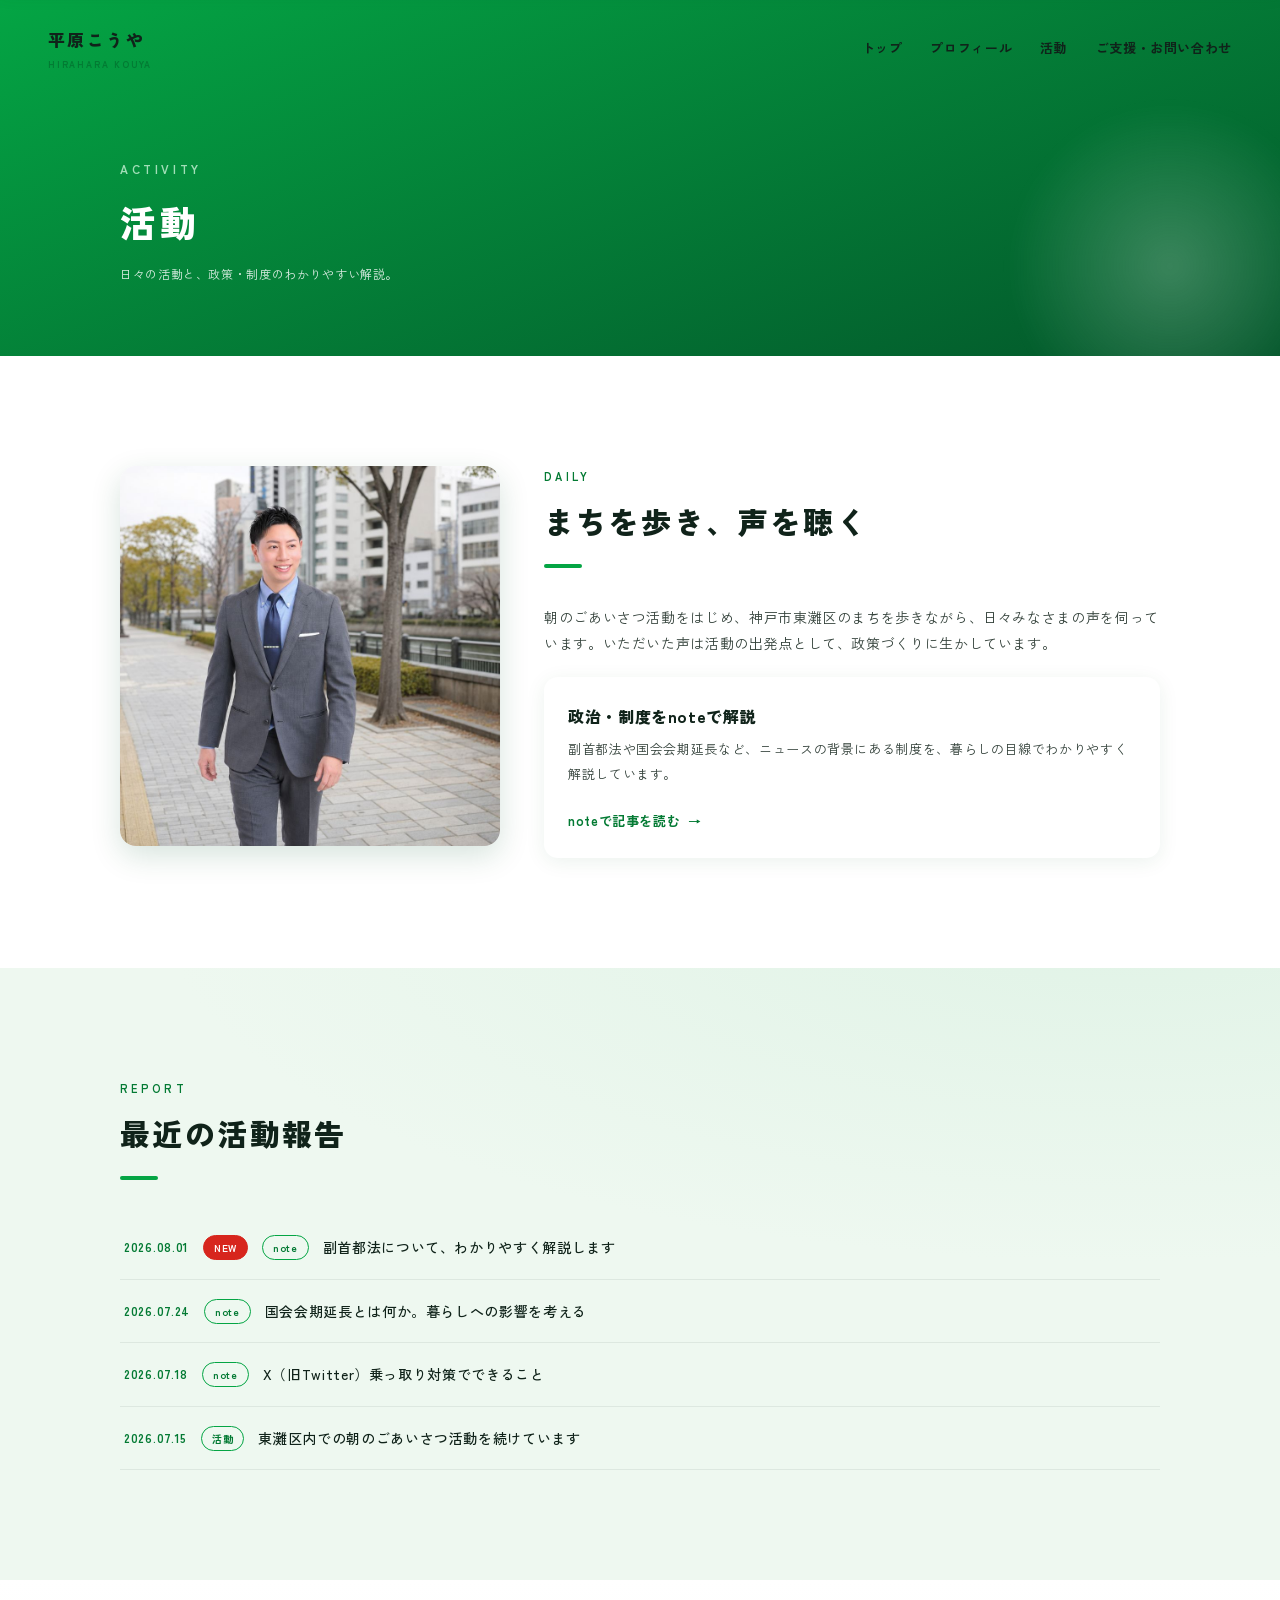
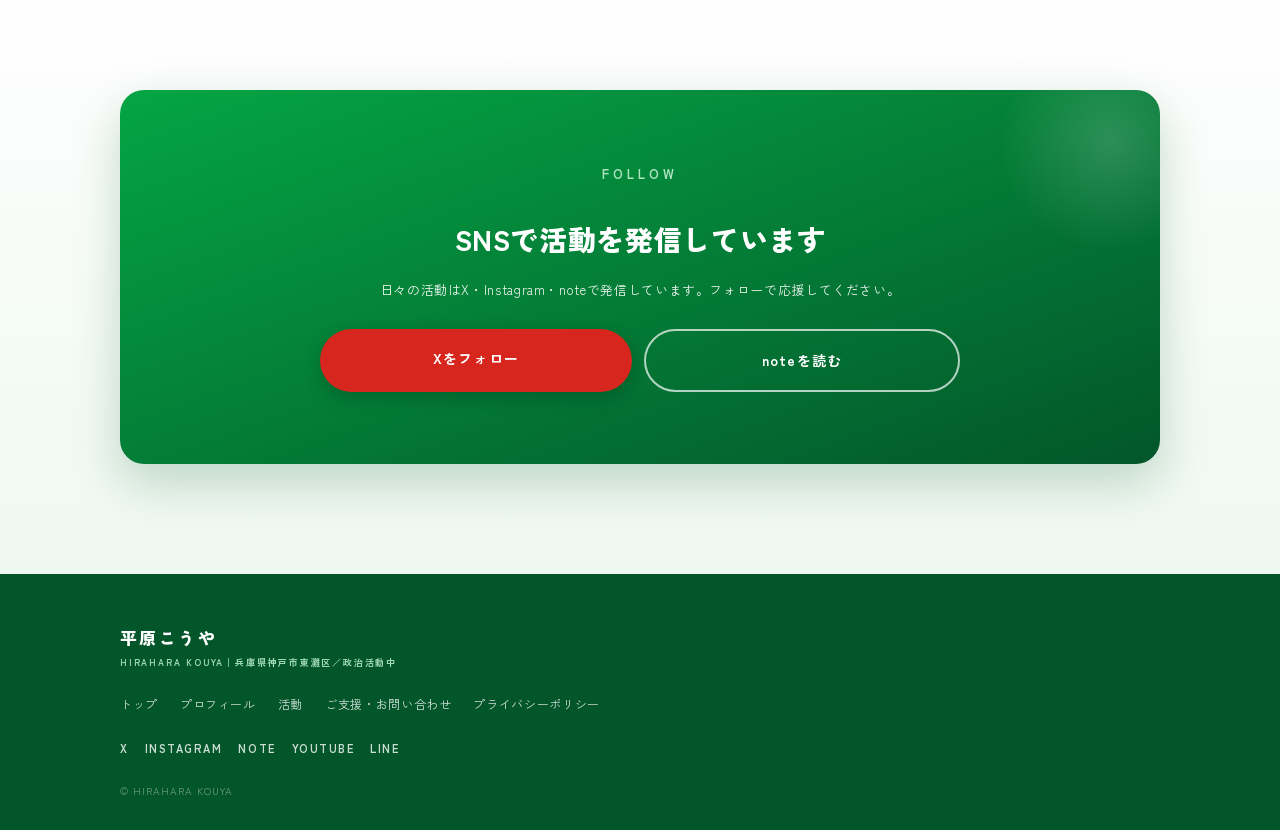
<file: activity.html>
<!doctype html><html lang="ja"><head><!-- Google tag (gtag.js) -->
<script async src="https://www.googletagmanager.com/gtag/js?id=G-Y7Q1VN1BY2"></script>
<script>
  window.dataLayer = window.dataLayer || [];
  function gtag(){dataLayer.push(arguments);}
  gtag('js', new Date());
  gtag('config', 'G-Y7Q1VN1BY2');
  /* kdm-seo-ops: contact events */
  document.addEventListener('click', function (e) {
    var a = e.target.closest && e.target.closest('a[href]');
    if (!a) return;
    var h = a.getAttribute('href') || '';
    if (h.indexOf('tel:') === 0) gtag('event', 'tel_click', { link_url: h });
    else if (/(line\.me|lin\.ee)\//.test(h)) gtag('event', 'line_click', { link_url: a.href });
    else if (h.indexOf('mailto:') === 0) gtag('event', 'mail_click', { link_url: h });
    else if (/instagram\.com\//.test(h)) gtag('event', 'instagram_click', { link_url: a.href });
  });
</script>
<meta charset="utf-8"><meta name="viewport" content="width=device-width,initial-scale=1"><title>活動｜平原こうや 公式サイト</title><meta name="description" content="平原こうや（平原幸弥）の活動報告。まちを歩いて伺った声をもとにした日々の活動と、政治や制度をわかりやすく解説する note での発信をご紹介します。">
<link rel="preconnect" href="https://fonts.googleapis.com"><link rel="preconnect" href="https://fonts.gstatic.com" crossorigin>
<link href="https://fonts.googleapis.com/css2?family=Zen+Kaku+Gothic+New:wght@400;500;700;900&family=Yuji+Syuku&display=swap" rel="stylesheet">
<style>
*{margin:0;padding:0;box-sizing:border-box}
:root{--green:#04a544;--green-dk:#037a33;--green-deep:#03562a;--ink:#10231a;--red:#d7261d;--wash:#eef8f0;--paper:#fff;--gray:#5c6b62}
html{scroll-behavior:smooth}
body{font-family:'Zen Kaku Gothic New','Hiragino Kaku Gothic ProN','Noto Sans JP',sans-serif;color:var(--ink);background:var(--paper);line-height:1.9;letter-spacing:.04em;-webkit-font-smoothing:antialiased}
img{max-width:100%;display:block}
a{color:inherit;text-decoration:none}
ul{list-style:none}
.wrap{max-width:1080px;margin:0 auto;padding:0 20px}
.en{font-weight:700;letter-spacing:.3em;font-size:11px;color:var(--green-dk);text-transform:uppercase}
.sec{padding:72px 0;position:relative;overflow:hidden}
.sec-head{margin-bottom:36px}
.sec-head h2{font-size:24px;font-weight:900;letter-spacing:.08em;margin-top:6px}
.sec-head h2::after{content:'';display:block;width:38px;height:4px;border-radius:2px;background:var(--green);margin-top:14px}
/* header */
.header{position:absolute;top:0;left:0;right:0;z-index:40;display:flex;align-items:center;justify-content:space-between;padding:16px 20px}
.logo{font-weight:900;font-size:17px;letter-spacing:.14em}
.logo small{display:block;font-size:9px;font-weight:700;letter-spacing:.2em;color:var(--green-dk)}
.gnav{display:none}
.fheader{position:fixed;top:0;left:0;right:0;z-index:50;background:rgba(255,255,255,.96);box-shadow:0 2px 16px rgba(3,86,42,.14);display:flex;align-items:center;justify-content:space-between;padding:10px 20px;transform:translateY(-110%);transition:transform .35s ease}
.fheader.show{transform:translateY(0)}
.fheader .gnav{display:none}
.menu-btn{width:46px;height:46px;border:0;background:var(--green);border-radius:10px;cursor:pointer;position:relative;z-index:60}
.menu-btn span{display:block;width:20px;height:2px;background:#fff;margin:5px auto;transition:.3s}
body.menu-open .menu-btn span:nth-child(1){transform:translateY(7px) rotate(45deg)}
body.menu-open .menu-btn span:nth-child(2){opacity:0}
body.menu-open .menu-btn span:nth-child(3){transform:translateY(-7px) rotate(-45deg)}
.menu{position:fixed;inset:0;background:linear-gradient(160deg,var(--green) 0%,var(--green-dk) 100%);z-index:55;display:flex;flex-direction:column;justify-content:center;padding:40px 32px;opacity:0;pointer-events:none;transition:opacity .3s}
body.menu-open .menu{opacity:1;pointer-events:auto}
.menu a{color:#fff;font-size:22px;font-weight:900;letter-spacing:.1em;padding:14px 0;border-bottom:1px solid rgba(255,255,255,.25)}
.menu a small{display:block;font-size:10px;font-weight:700;letter-spacing:.3em;opacity:.75}
.menu .menu-sns{display:flex;gap:20px;margin-top:28px;border:0}
.menu .menu-sns a{font-size:12px;font-weight:700;border:0;padding:0}
/* hero */
.hero{position:relative;min-height:100svh;background:linear-gradient(180deg,#fff 0%,var(--wash) 100%);overflow:hidden;display:flex;flex-direction:column}
.glow{position:absolute;pointer-events:none;border-radius:50%;z-index:1}
.glow-main{right:-30%;bottom:-6%;width:125vw;max-width:860px;aspect-ratio:1/1.04;background:radial-gradient(circle at 54% 44%,rgba(4,165,68,.8) 0%,rgba(4,165,68,.52) 34%,rgba(4,165,68,.18) 56%,rgba(4,165,68,0) 72%);filter:blur(14px)}
.glow-drop{left:-16%;top:50%;width:46vw;max-width:300px;aspect-ratio:1;background:radial-gradient(circle,rgba(4,165,68,.2) 0%,rgba(4,165,68,0) 66%);filter:blur(10px)}
.glow-corner{left:-90px;top:-70px;width:330px;aspect-ratio:1;background:radial-gradient(circle,rgba(4,165,68,.18) 0%,rgba(4,165,68,0) 66%);filter:blur(8px)}
.hero-photo{position:absolute;right:-7%;bottom:12svh;height:70svh;z-index:3}
.hero-photo img{height:100%;width:auto;filter:drop-shadow(0 18px 40px rgba(3,86,42,.28))}
.hero-name{position:absolute;left:16px;top:18svh;z-index:4;writing-mode:vertical-rl;font-weight:900;line-height:1.1;font-size:68px;letter-spacing:.05em}
.hero-name .n1{color:var(--red);text-shadow:3.0px 0.0px 0 #fff, 1.7px 0.0px 0 #fff, 2.8px 1.1px 0 #fff, 1.5px 0.6px 0 #fff, 2.1px 2.1px 0 #fff, 1.2px 1.2px 0 #fff, 1.1px 2.8px 0 #fff, 0.6px 1.5px 0 #fff, 0.0px 3.0px 0 #fff, 0.0px 1.7px 0 #fff, -1.1px 2.8px 0 #fff, -0.6px 1.5px 0 #fff, -2.1px 2.1px 0 #fff, -1.2px 1.2px 0 #fff, -2.8px 1.1px 0 #fff, -1.5px 0.6px 0 #fff, -3.0px 0.0px 0 #fff, -1.7px 0.0px 0 #fff, -2.8px -1.1px 0 #fff, -1.5px -0.6px 0 #fff, -2.1px -2.1px 0 #fff, -1.2px -1.2px 0 #fff, -1.1px -2.8px 0 #fff, -0.6px -1.5px 0 #fff, -0.0px -3.0px 0 #fff, -0.0px -1.7px 0 #fff, 1.1px -2.8px 0 #fff, 0.6px -1.5px 0 #fff, 2.1px -2.1px 0 #fff, 1.2px -1.2px 0 #fff, 2.8px -1.1px 0 #fff, 1.5px -0.6px 0 #fff}
.hero-name .n2{color:#fff;text-shadow:3.0px 0.0px 0 #d7261d, 1.7px 0.0px 0 #d7261d, 2.8px 1.1px 0 #d7261d, 1.5px 0.6px 0 #d7261d, 2.1px 2.1px 0 #d7261d, 1.2px 1.2px 0 #d7261d, 1.1px 2.8px 0 #d7261d, 0.6px 1.5px 0 #d7261d, 0.0px 3.0px 0 #d7261d, 0.0px 1.7px 0 #d7261d, -1.1px 2.8px 0 #d7261d, -0.6px 1.5px 0 #d7261d, -2.1px 2.1px 0 #d7261d, -1.2px 1.2px 0 #d7261d, -2.8px 1.1px 0 #d7261d, -1.5px 0.6px 0 #d7261d, -3.0px 0.0px 0 #d7261d, -1.7px 0.0px 0 #d7261d, -2.8px -1.1px 0 #d7261d, -1.5px -0.6px 0 #d7261d, -2.1px -2.1px 0 #d7261d, -1.2px -1.2px 0 #d7261d, -1.1px -2.8px 0 #d7261d, -0.6px -1.5px 0 #d7261d, -0.0px -3.0px 0 #d7261d, -0.0px -1.7px 0 #d7261d, 1.1px -2.8px 0 #d7261d, 0.6px -1.5px 0 #d7261d, 2.1px -2.1px 0 #d7261d, 1.2px -1.2px 0 #d7261d, 2.8px -1.1px 0 #d7261d, 1.5px -0.6px 0 #d7261d}
.hero-copy{position:relative;z-index:4;margin:auto 14px 22px;padding:20px 18px;text-align:right;background:rgba(255,255,255,.36);backdrop-filter:blur(22px) saturate(170%);-webkit-backdrop-filter:blur(22px) saturate(170%);border:1px solid rgba(255,255,255,.55);border-radius:20px;box-shadow:0 10px 34px rgba(3,86,42,.12)}
.hero-badge{display:inline-block;background:var(--ink);color:#fff;font-size:11px;font-weight:700;letter-spacing:.12em;padding:5px 12px;border-radius:999px;margin-bottom:12px}
.hero-catch{font-size:25px;font-weight:900;line-height:1.5;letter-spacing:.05em}
.hero-sub{margin-top:8px;font-size:12px;font-weight:700;color:#2c3a33}
.scroll-cue{display:none;position:absolute;right:16px;bottom:16px;z-index:5;writing-mode:vertical-rl;font-size:10px;letter-spacing:.3em;color:var(--green-dk);font-weight:700}
.scroll-cue::after{content:'';display:block;width:1px;height:34px;background:var(--green-dk);margin:8px auto 0}
/* message */
.message{background:#fff}
.message-inner{max-width:640px;margin:0 auto}
.message h2{font-size:22px;font-weight:900;line-height:1.7;margin:6px 0 20px}
.message p{font-size:14px;color:#33413a}
.signature{margin-top:26px;display:flex;align-items:center;justify-content:flex-end;gap:10px}
.signature .name{font-family:'Yuji Syuku',serif;font-size:22px;letter-spacing:.14em}
.acc-red{color:var(--red)}
/* policy */
.policy{background:radial-gradient(130% 100% at 88% -10%,#e0f3e6 0%,var(--wash) 58%)}
.policy-grid{display:grid;gap:16px}
.policy-card{background:#fff;border-radius:14px;padding:24px 22px;box-shadow:0 4px 20px rgba(3,86,42,.08);position:relative;overflow:hidden}
.policy-card .num{position:absolute;right:14px;top:6px;font-size:44px;font-weight:900;color:var(--wash);letter-spacing:0}
.policy-card h3{font-size:17px;font-weight:900;margin-bottom:8px;position:relative}
.policy-card h3::before{content:'';display:block;width:34px;height:5px;background:var(--green);border-radius:3px;margin-bottom:10px}
.policy-card p{font-size:13px;color:#33413a}
/* news */
.news-list li{border-bottom:1px solid #dde8e0}
.news-list a{display:flex;flex-wrap:wrap;gap:8px 14px;align-items:center;padding:18px 4px;font-size:14px;font-weight:500}
.news-list time{font-size:12px;font-weight:700;color:var(--green-dk);letter-spacing:.06em}
.tag{font-size:10px;font-weight:700;border:1px solid var(--green);color:var(--green-dk);padding:2px 10px;border-radius:999px}
.tag.new{background:var(--red);border-color:var(--red);color:#fff}
.news-list .t{width:100%}
.more{display:inline-flex;align-items:center;gap:8px;margin-top:22px;font-size:13px;font-weight:700;color:var(--green-dk)}
.more::after{content:'\2192'}
/* cta */
.cta{background:linear-gradient(180deg,#fff 0%,var(--wash) 100%);text-align:center}
.cta-card{background:linear-gradient(160deg,var(--green) 0%,var(--green-deep) 100%);color:#fff;border-radius:24px;padding:52px 22px;position:relative;overflow:hidden;box-shadow:0 18px 48px rgba(3,86,42,.22)}
.cta-card::before{content:'';position:absolute;right:-70px;top:-70px;width:240px;height:240px;border-radius:50%;background:radial-gradient(circle,rgba(255,255,255,.16) 0%,rgba(255,255,255,0) 66%);pointer-events:none}
.cta .en{color:#bdeccd}
.cta h2{font-size:22px;font-weight:900;margin:6px 0 12px}
.cta p{font-size:13px;opacity:.92;max-width:560px;margin:0 auto 26px}
.cta-btns{display:flex;flex-direction:column;gap:12px;max-width:420px;margin:0 auto}
.btn{display:block;padding:16px;border-radius:999px;font-size:14px;font-weight:700;letter-spacing:.08em;transition:.25s;text-align:center}
.btn-red{background:var(--red);color:#fff;box-shadow:0 6px 18px rgba(0,0,0,.18)}
.btn-red:hover{transform:translateY(-2px)}
.btn-ghost{border:2px solid rgba(255,255,255,.7);color:#fff}
.btn-ghost:hover{background:#fff;color:var(--green-deep)}
/* footer */
.footer{background:var(--green-deep);color:rgba(255,255,255,.8);padding:48px 0 30px}
.footer .logo{color:#fff}
.footer .logo small{color:#9fd8b4}
.fnav{display:flex;flex-wrap:wrap;gap:10px 22px;font-size:12px;margin:22px 0}
.fsns{display:flex;flex-wrap:wrap;gap:16px;font-size:11px;letter-spacing:.14em;font-weight:700}
.copy{font-size:10px;color:rgba(255,255,255,.45);margin-top:22px;letter-spacing:.1em}
/* subpage hero */
.page-hero{position:relative;background:linear-gradient(160deg,var(--green) 0%,var(--green-deep) 100%);color:#fff;padding:120px 0 56px;overflow:hidden}
.page-hero .glow-corner{left:auto;right:-70px;top:auto;bottom:-90px;width:360px;background:radial-gradient(circle,rgba(255,255,255,.22) 0%,rgba(255,255,255,0) 64%)}
.page-hero .en{color:#bdeccd}
.page-hero h1{font-size:28px;font-weight:900;letter-spacing:.1em;margin-top:6px}
.page-hero p{font-size:12px;opacity:.85;margin-top:8px}
/* profile */
.prof-grid{display:grid;gap:28px}
.prof-photo img{border-radius:16px;box-shadow:0 10px 30px rgba(3,86,42,.16)}
.prof-name{font-size:26px;font-weight:900;letter-spacing:.1em}
.prof-name small{display:block;font-size:11px;font-weight:700;color:var(--green-dk);letter-spacing:.2em;margin-bottom:4px}
.prof-role{display:inline-block;background:var(--wash);color:var(--green-deep);font-size:12px;font-weight:700;padding:4px 14px;border-radius:999px;margin:10px 0 16px}
.prof-text{font-size:14px;color:#33413a}
.timeline{margin-top:8px}
.timeline li{position:relative;padding:0 0 22px 26px}
.timeline li::before{content:'';position:absolute;left:5px;top:9px;width:9px;height:9px;border-radius:50%;background:var(--green)}
.timeline li::after{content:'';position:absolute;left:9px;top:20px;bottom:-2px;width:1px;background:#cfe3d6}
.timeline li:last-child::after{display:none}
.timeline h3{font-size:15px;font-weight:900}
.timeline p{font-size:13px;color:var(--gray)}
.value-grid{display:grid;gap:14px}
.value-card{background:#fff;border-radius:14px;padding:22px;box-shadow:0 4px 20px rgba(3,86,42,.08)}
.value-card h3{font-size:15px;font-weight:900;margin-bottom:6px;color:var(--green-deep)}
.value-card p{font-size:13px;color:#33413a}
/* activity */
.act-photo img{border-radius:16px;box-shadow:0 10px 30px rgba(3,86,42,.16)}
.act-note{background:#fff;border-radius:14px;padding:24px;box-shadow:0 4px 20px rgba(3,86,42,.08);margin-top:20px}
.act-note h3{font-size:16px;font-weight:900;margin-bottom:6px}
.act-note p{font-size:13px;color:#33413a}
/* support */
.support-grid{display:grid;gap:16px}
.support-card{background:#fff;border-radius:14px;padding:26px 22px;box-shadow:0 4px 20px rgba(3,86,42,.08);display:flex;flex-direction:column}
.support-card h3{font-size:17px;font-weight:900;margin-bottom:8px}
.support-card h3::before{content:'';display:block;width:34px;height:5px;background:var(--green);border-radius:3px;margin-bottom:10px}
.support-card p{font-size:13px;color:#33413a;margin-bottom:18px;flex:1}
.support-card .btn{margin-top:auto}
.btn-green{background:var(--green);color:#fff}
.btn-green:hover{background:var(--green-dk)}
/* form */
.form{max-width:640px}
.form label{display:block;font-size:13px;font-weight:700;margin:18px 0 6px}
.form input,.form textarea{width:100%;border:1.5px solid #cfe3d6;border-radius:10px;padding:13px 14px;font-size:15px;font-family:inherit;background:#fff}
.form input:focus,.form textarea:focus{outline:2px solid var(--green);border-color:var(--green)}
.form button{margin-top:24px;width:100%;max-width:300px;border:0;cursor:pointer}
.form-note{font-size:11px;color:var(--gray);margin-top:12px}
/* privacy */
.prose h2{font-size:17px;font-weight:900;margin:34px 0 10px;padding-left:12px;border-left:4px solid var(--green)}
.prose p,.prose li{font-size:13px;color:#33413a}
.prose ul{list-style:disc;padding-left:22px}
/* reveal */
.rv{opacity:0;transform:translateY(18px);transition:opacity .7s ease,transform .7s ease}
.rv.on{opacity:1;transform:none}
@media(prefers-reduced-motion:reduce){.rv{opacity:1;transform:none;transition:none}}
/* PC */
@media(min-width:840px){
 .scroll-cue{display:block}
 .gnav{display:flex;gap:28px;font-size:13px;font-weight:700}
 .gnav a{position:relative;padding:4px 0}
 .gnav a:hover{color:var(--green-dk)}
 .fheader .gnav{display:flex}
 .menu-btn{display:none}
 .header{padding:24px 48px}
 .fheader{padding:12px 48px}
 .sec{padding:110px 0}
 .sec-head h2{font-size:30px}
 .hero{min-height:92vh}
 .hero-photo{right:6%;bottom:0;height:78vh}
 .glow-main{right:-8%;width:56vw;bottom:-16%}
 .hero-name{writing-mode:horizontal-tb;left:48px;top:auto;bottom:30vh;font-size:104px;line-height:1.05}
 .hero-name .n1{text-shadow:5.0px 0.0px 0 #fff, 2.8px 0.0px 0 #fff, 4.6px 1.9px 0 #fff, 2.5px 1.1px 0 #fff, 3.5px 3.5px 0 #fff, 1.9px 1.9px 0 #fff, 1.9px 4.6px 0 #fff, 1.1px 2.5px 0 #fff, 0.0px 5.0px 0 #fff, 0.0px 2.8px 0 #fff, -1.9px 4.6px 0 #fff, -1.1px 2.5px 0 #fff, -3.5px 3.5px 0 #fff, -1.9px 1.9px 0 #fff, -4.6px 1.9px 0 #fff, -2.5px 1.1px 0 #fff, -5.0px 0.0px 0 #fff, -2.8px 0.0px 0 #fff, -4.6px -1.9px 0 #fff, -2.5px -1.1px 0 #fff, -3.5px -3.5px 0 #fff, -1.9px -1.9px 0 #fff, -1.9px -4.6px 0 #fff, -1.1px -2.5px 0 #fff, -0.0px -5.0px 0 #fff, -0.0px -2.8px 0 #fff, 1.9px -4.6px 0 #fff, 1.1px -2.5px 0 #fff, 3.5px -3.5px 0 #fff, 1.9px -1.9px 0 #fff, 4.6px -1.9px 0 #fff, 2.5px -1.1px 0 #fff}
 .hero-name .n2{text-shadow:5.0px 0.0px 0 #d7261d, 2.8px 0.0px 0 #d7261d, 4.6px 1.9px 0 #d7261d, 2.5px 1.1px 0 #d7261d, 3.5px 3.5px 0 #d7261d, 1.9px 1.9px 0 #d7261d, 1.9px 4.6px 0 #d7261d, 1.1px 2.5px 0 #d7261d, 0.0px 5.0px 0 #d7261d, 0.0px 2.8px 0 #d7261d, -1.9px 4.6px 0 #d7261d, -1.1px 2.5px 0 #d7261d, -3.5px 3.5px 0 #d7261d, -1.9px 1.9px 0 #d7261d, -4.6px 1.9px 0 #d7261d, -2.5px 1.1px 0 #d7261d, -5.0px 0.0px 0 #d7261d, -2.8px 0.0px 0 #d7261d, -4.6px -1.9px 0 #d7261d, -2.5px -1.1px 0 #d7261d, -3.5px -3.5px 0 #d7261d, -1.9px -1.9px 0 #d7261d, -1.9px -4.6px 0 #d7261d, -1.1px -2.5px 0 #d7261d, -0.0px -5.0px 0 #d7261d, -0.0px -2.8px 0 #d7261d, 1.9px -4.6px 0 #d7261d, 1.1px -2.5px 0 #d7261d, 3.5px -3.5px 0 #d7261d, 1.9px -1.9px 0 #d7261d, 4.6px -1.9px 0 #d7261d, 2.5px -1.1px 0 #d7261d}
 .hero-copy{position:absolute;left:48px;top:20vh;margin:0;padding:0;max-width:560px;text-align:left;background:none;border:0;backdrop-filter:none;-webkit-backdrop-filter:none;box-shadow:none;border-radius:0}
 .hero-catch{font-size:34px}
 .hero-sub{font-size:14px}
 .policy-grid{grid-template-columns:repeat(3,1fr);gap:22px}
 .cta h2{font-size:28px}
 .cta-card{padding:72px 48px}
 .cta-btns{flex-direction:row;max-width:640px}
 .cta-btns .btn{flex:1}
 .news-list .t{width:auto;flex:1}
 .prof-grid{grid-template-columns:340px 1fr;gap:48px;align-items:start}
 .value-grid{grid-template-columns:repeat(3,1fr)}
 .support-grid{grid-template-columns:repeat(3,1fr)}
 .page-hero{padding:150px 0 70px}
 .page-hero h1{font-size:36px}
 .act-flex{display:grid;grid-template-columns:380px 1fr;gap:44px;align-items:start}
 .message h2{font-size:26px}
 .signature .name{font-size:24px}
 .history .wrap{max-width:800px}
 .timeline li{padding:0 0 26px 30px}
}
</style><link rel="canonical" href="https://hiraharakouya.com/activity"><meta property="og:type" content="website"><meta property="og:title" content="活動｜平原こうや 公式サイト"><meta property="og:description" content="平原こうや（平原幸弥）の活動報告。まちを歩いて伺った声をもとにした日々の活動と、政治や制度をわかりやすく解説する note での発信をご紹介します。"><meta property="og:url" content="https://hiraharakouya.com/activity"><meta property="og:image" content="https://hiraharakouya.com/assets/img/ogp.jpg"><meta property="og:locale" content="ja_JP"><meta name="twitter:card" content="summary_large_image"><script type="application/ld+json">{"@context": "https://schema.org", "@graph": [{"@context": "https://schema.org", "@type": "WebPage", "url": "https://hiraharakouya.com/activity", "name": "活動｜平原こうや 公式サイト", "about": {"@id": "https://hiraharakouya.com/#person"}, "isPartOf": {"@type": "WebSite", "url": "https://hiraharakouya.com/", "name": "平原こうや 公式サイト"}}, {"@type": "Person", "@id": "https://hiraharakouya.com/#person", "name": "平原こうや", "alternateName": ["平原幸弥", "ひらはらこうや", "HIRAHARA KOUYA"], "url": "https://hiraharakouya.com/", "sameAs": ["https://x.com/HIRAHARAKOUYA", "https://www.instagram.com/hiraharakouya327/", "https://note.com/hirahara508"]}]}</script>
<script type="application/ld+json">{"@context": "https://schema.org", "@type": "BreadcrumbList", "itemListElement": [{"@type": "ListItem", "position": 1, "name": "平原こうや", "item": "https://hiraharakouya.com/"}, {"@type": "ListItem", "position": 2, "name": "活動", "item": "https://hiraharakouya.com/activity"}]}</script></head><body>

<header class="header"><a class="logo" href="index.html">平原こうや<small>HIRAHARA KOUYA</small></a><nav class="gnav"><a href="index.html">トップ</a><a href="profile.html">プロフィール</a><a href="activity.html">活動</a><a href="support.html">ご支援・お問い合わせ</a></nav><button class="menu-btn" aria-label="メニュー"><span></span><span></span><span></span></button></header>
<div class="fheader"><a class="logo" href="index.html">平原こうや<small>HIRAHARA KOUYA</small></a><nav class="gnav"><a href="index.html">トップ</a><a href="profile.html">プロフィール</a><a href="activity.html">活動</a><a href="support.html">ご支援・お問い合わせ</a></nav><button class="menu-btn" aria-label="メニュー"><span></span><span></span><span></span></button></div>
<div class="menu">
<a href="index.html">トップ<small>TOP</small></a>
<a href="profile.html">プロフィール<small>PROFILE</small></a>
<a href="activity.html">活動<small>ACTIVITY</small></a>
<a href="support.html">ご支援・お問い合わせ<small>SUPPORT / CONTACT</small></a>
<div class="menu-sns"><a href="https://x.com/HIRAHARAKOUYA">X</a><a href="https://www.instagram.com/hiraharakouya327/">Instagram</a><a href="https://note.com/hirahara508">note</a></div>
</div>

<div class="page-hero"><div class="glow glow-corner" aria-hidden="true"></div><div class="wrap"><p class="en">Activity</p><h1>活動</h1><p>日々の活動と、政策・制度のわかりやすい解説。</p></div></div>
<section class="sec"><div class="wrap act-flex">
<div class="act-photo rv"><img src="[data-uri]" alt="まちを歩く活動の様子"></div>
<div>
<div class="sec-head rv"><p class="en">Daily</p><h2>まちを歩き、声を聴く</h2></div>
<p class="rv" style="font-size:14px;color:#33413a">朝のごあいさつ活動をはじめ、神戸市東灘区のまちを歩きながら、日々みなさまの声を伺っています。いただいた声は活動の出発点として、政策づくりに生かしています。</p>
<div class="act-note rv"><h3>政治・制度をnoteで解説</h3><p>副首都法や国会会期延長など、ニュースの背景にある制度を、暮らしの目線でわかりやすく解説しています。</p><a class="more" href="https://note.com/hirahara508">noteで記事を読む</a></div>
</div>
</div></section>
<section class="sec policy"><div class="wrap">
<div class="sec-head rv"><p class="en">Report</p><h2>最近の活動報告</h2></div>
<ul class="news-list rv">
<li><a href="https://note.com/hirahara508"><time>2026.08.01</time><span class="tag new">NEW</span><span class="tag">note</span><span class="t">副首都法について、わかりやすく解説します</span></a></li>
<li><a href="https://note.com/hirahara508"><time>2026.07.24</time><span class="tag">note</span><span class="t">国会会期延長とは何か。暮らしへの影響を考える</span></a></li>
<li><a href="https://note.com/hirahara508"><time>2026.07.18</time><span class="tag">note</span><span class="t">X（旧Twitter）乗っ取り対策でできること</span></a></li>
<li><a href="#"><time>2026.07.15</time><span class="tag">活動</span><span class="t">東灘区内での朝のごあいさつ活動を続けています</span></a></li>
</ul>
</div></section>
<section class="sec cta"><div class="wrap rv"><div class="cta-card">
<p class="en">Follow</p>
<h2>SNSで活動を発信しています</h2>
<p>日々の活動はX・Instagram・noteで発信しています。フォローで応援してください。</p>
<div class="cta-btns"><a class="btn btn-red" href="https://x.com/HIRAHARAKOUYA">Xをフォロー</a><a class="btn btn-ghost" href="https://note.com/hirahara508">noteを読む</a></div>
</div></div></section>


<footer class="footer"><div class="wrap">
<p class="logo">平原こうや<small>HIRAHARA KOUYA｜兵庫県神戸市東灘区／政治活動中</small></p>
<nav class="fnav"><a href="index.html">トップ</a><a href="profile.html">プロフィール</a><a href="activity.html">活動</a><a href="support.html">ご支援・お問い合わせ</a><a href="privacy.html">プライバシーポリシー</a></nav>
<div class="fsns"><a href="https://x.com/HIRAHARAKOUYA">X</a><a href="https://www.instagram.com/hiraharakouya327/">INSTAGRAM</a><a href="https://note.com/hirahara508">NOTE</a><a href="#">YOUTUBE</a><a href="#">LINE</a></div>
<p class="copy">© HIRAHARA KOUYA</p>
</div></footer>
<script>
document.addEventListener('DOMContentLoaded',function(){
 var fh=document.querySelector('.fheader');
 addEventListener('scroll',function(){fh.classList.toggle('show',scrollY>160)},{passive:true});
 var btns=document.querySelectorAll('.menu-btn');
 btns.forEach(function(b){b.addEventListener('click',function(){document.body.classList.toggle('menu-open')})});
 document.querySelectorAll('.menu a').forEach(function(a){a.addEventListener('click',function(){document.body.classList.remove('menu-open')})});
 var io=new IntersectionObserver(function(es){es.forEach(function(e){if(e.isIntersecting){e.target.classList.add('on');io.unobserve(e.target)}})},{threshold:.12});
 document.querySelectorAll('.rv').forEach(function(el){io.observe(el)});
});
</script>

</body></html>
</file>
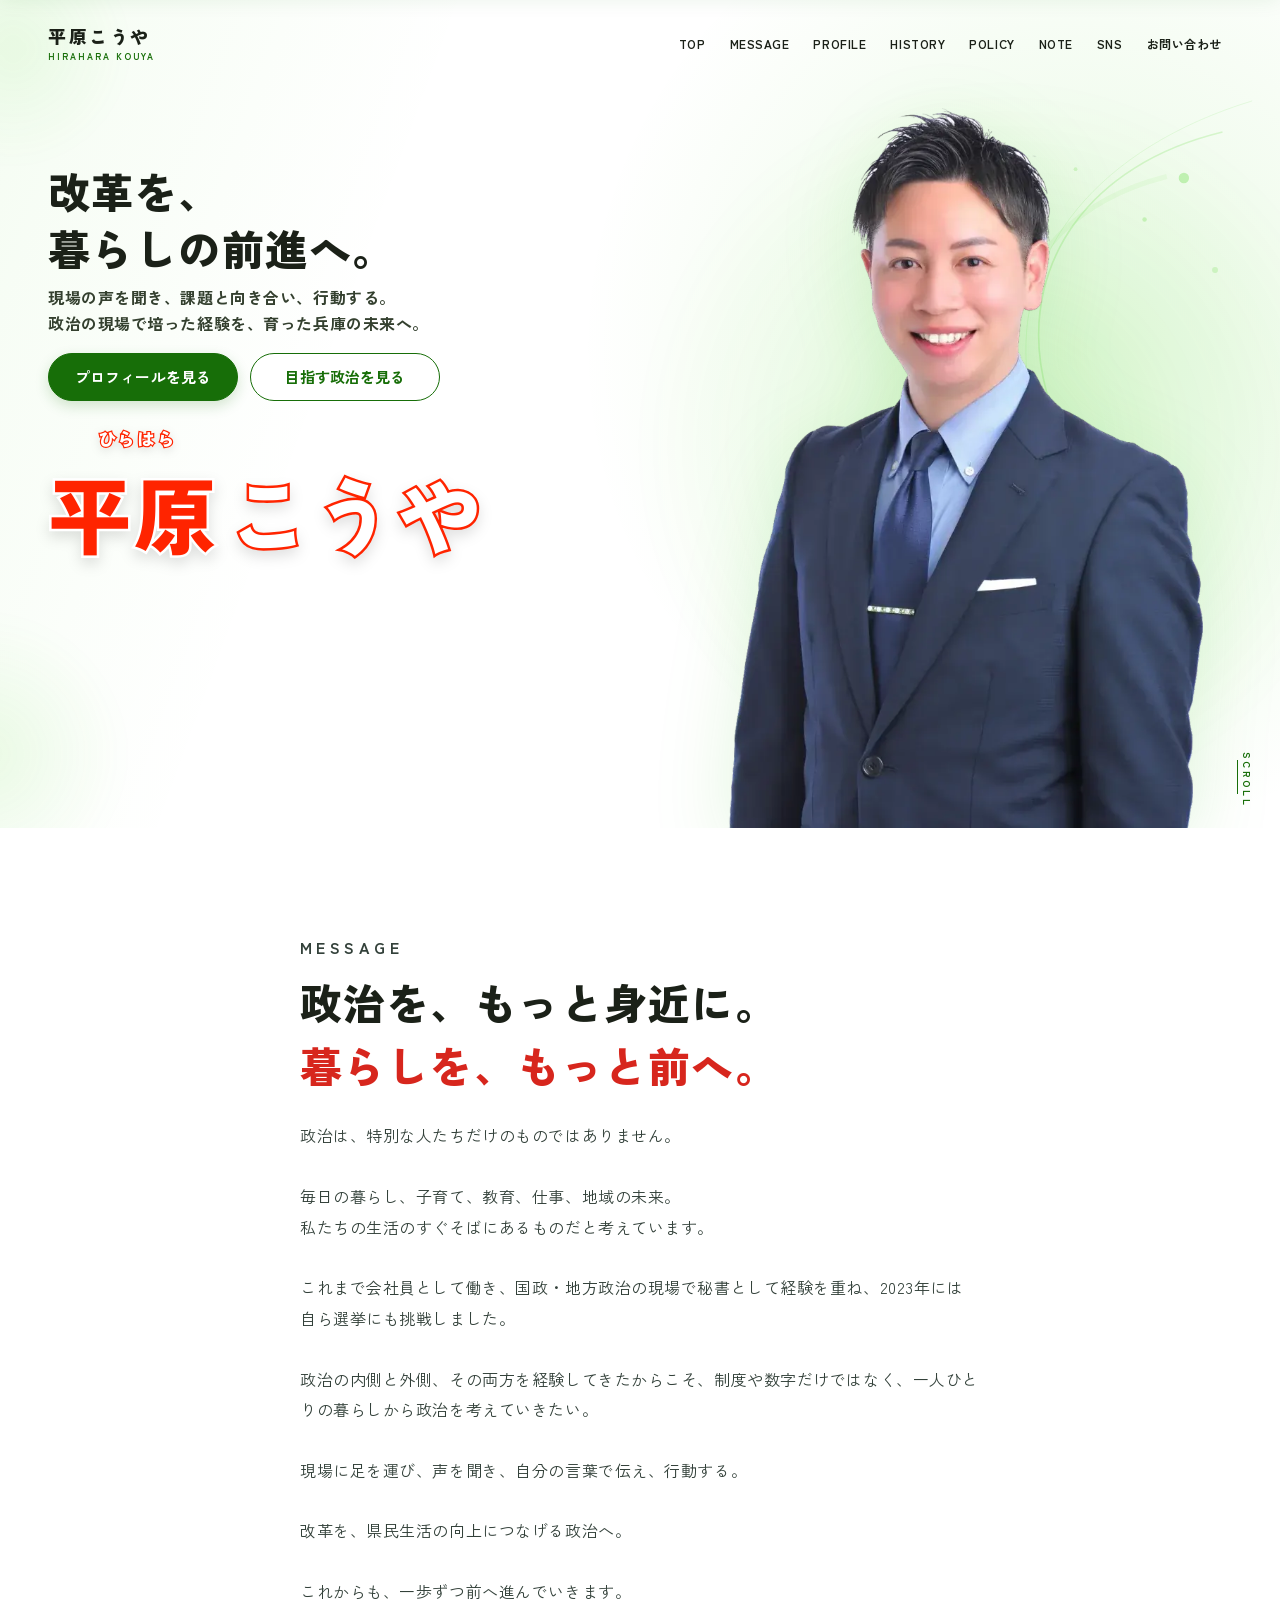
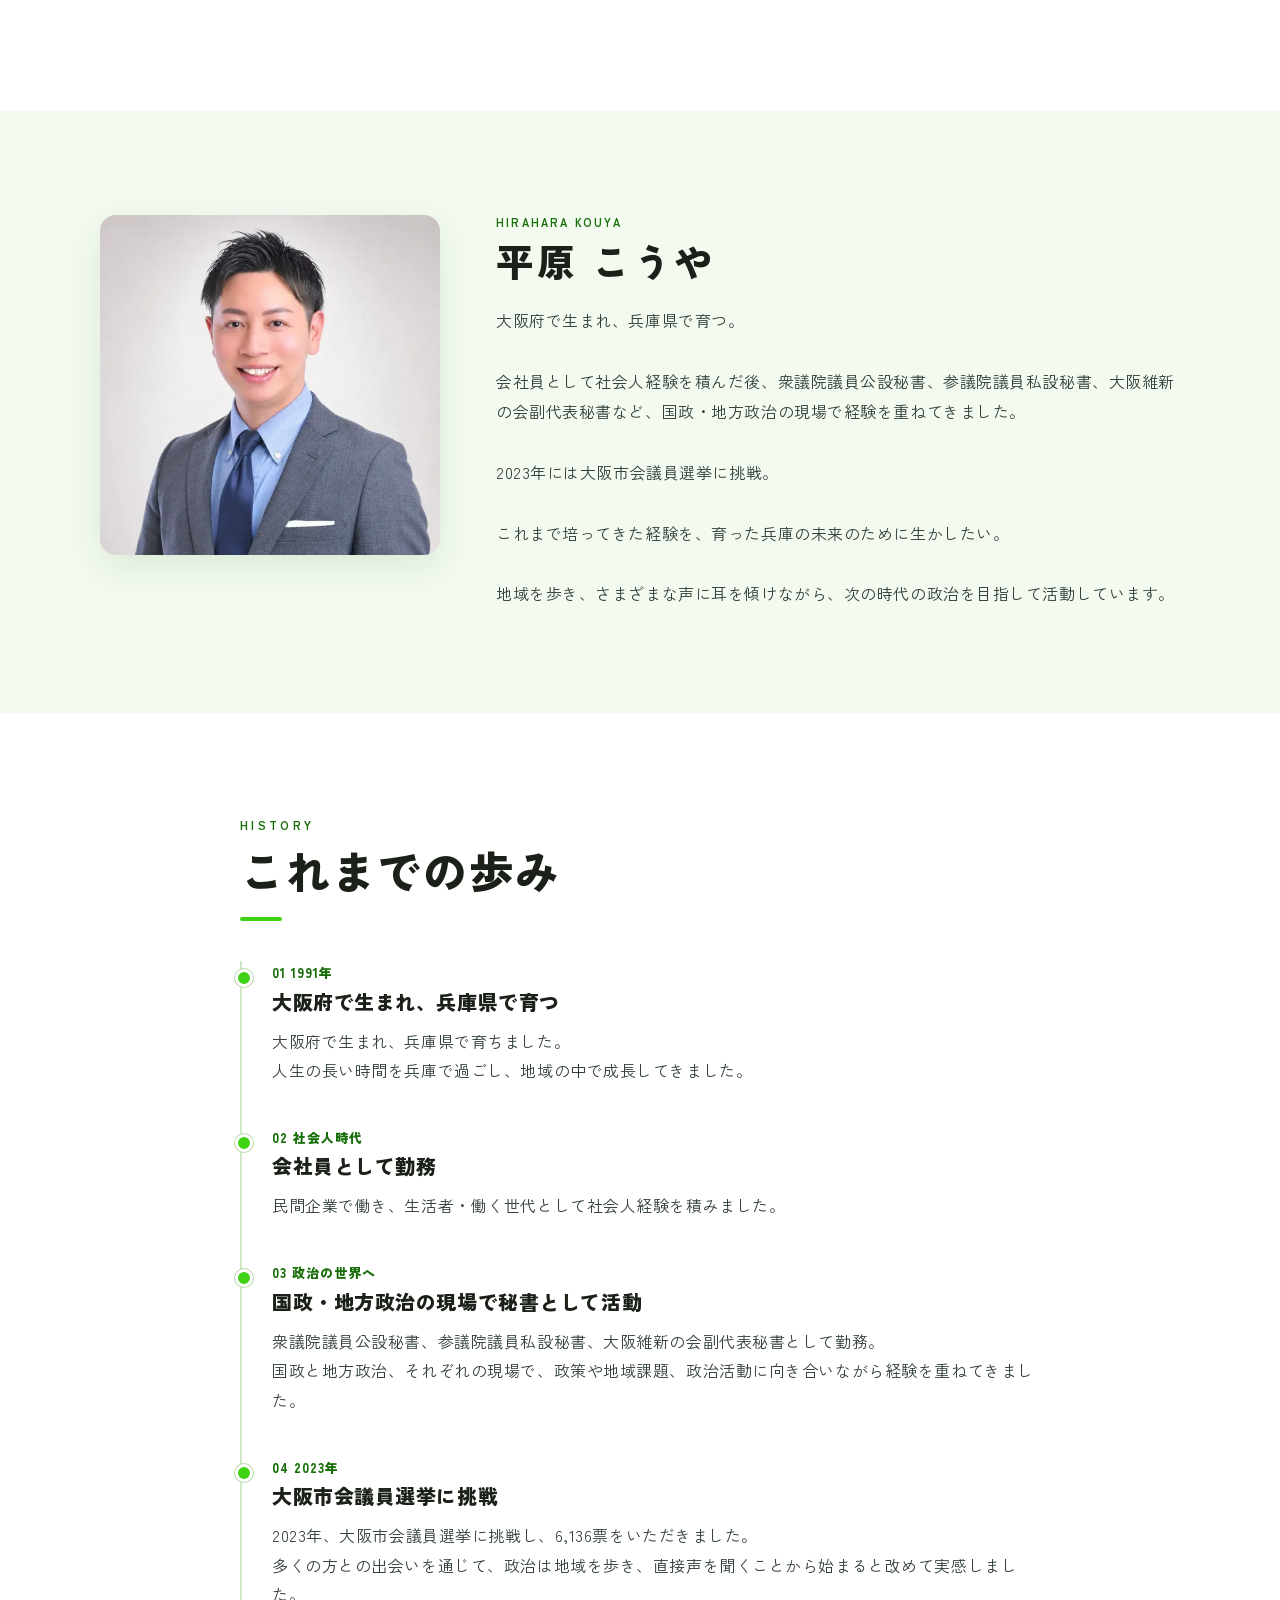
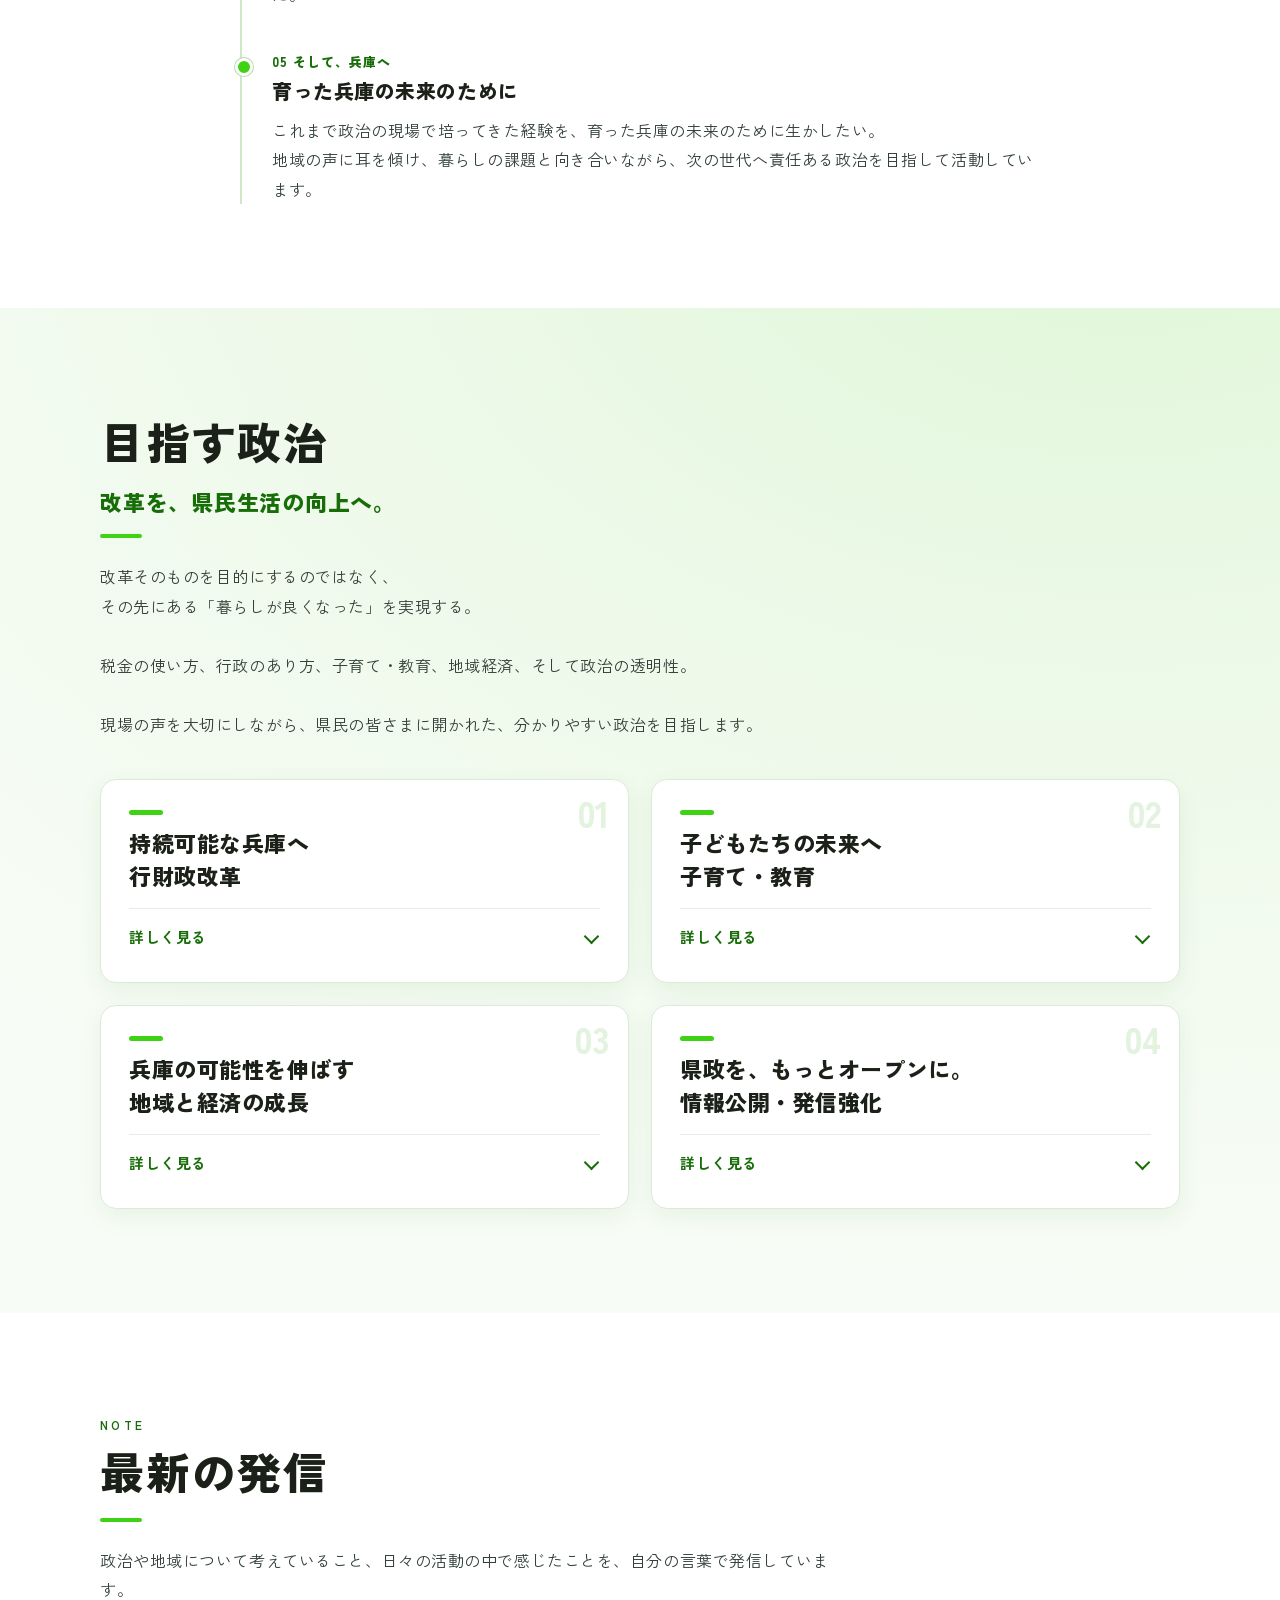
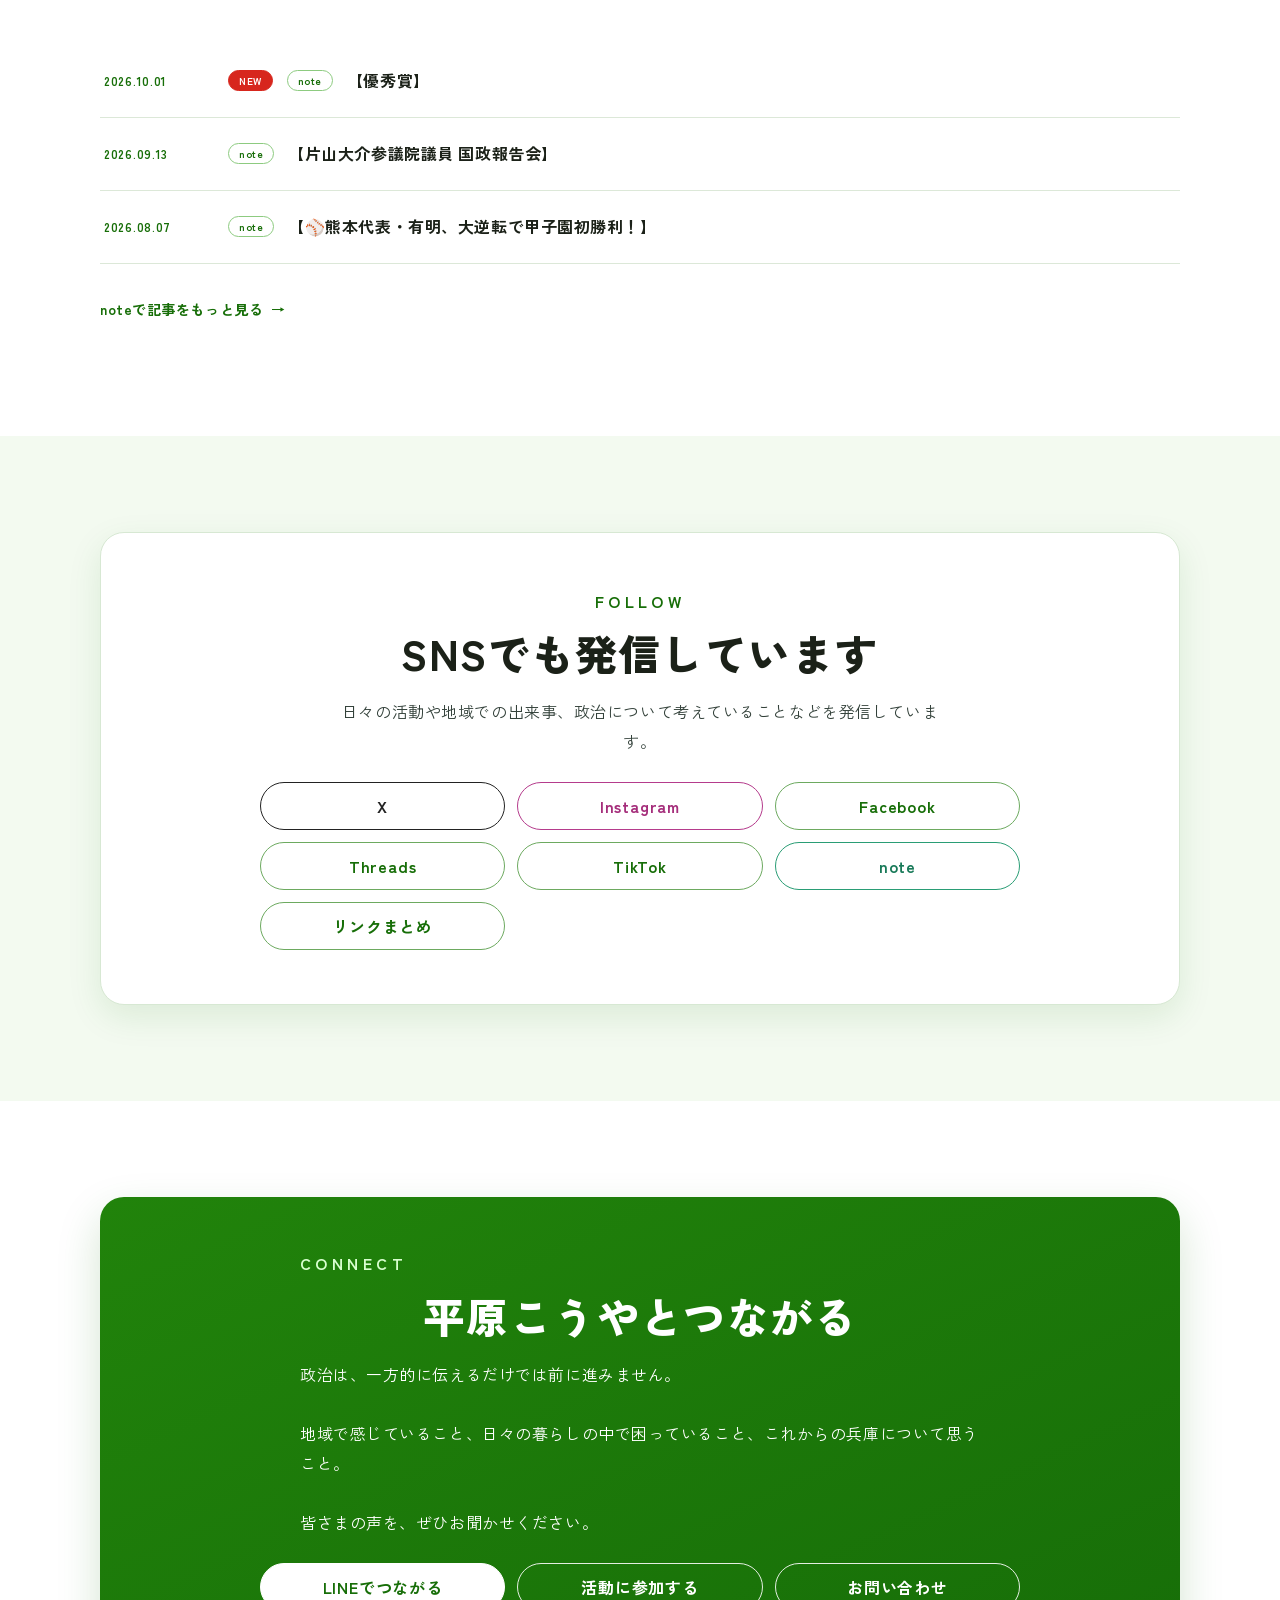
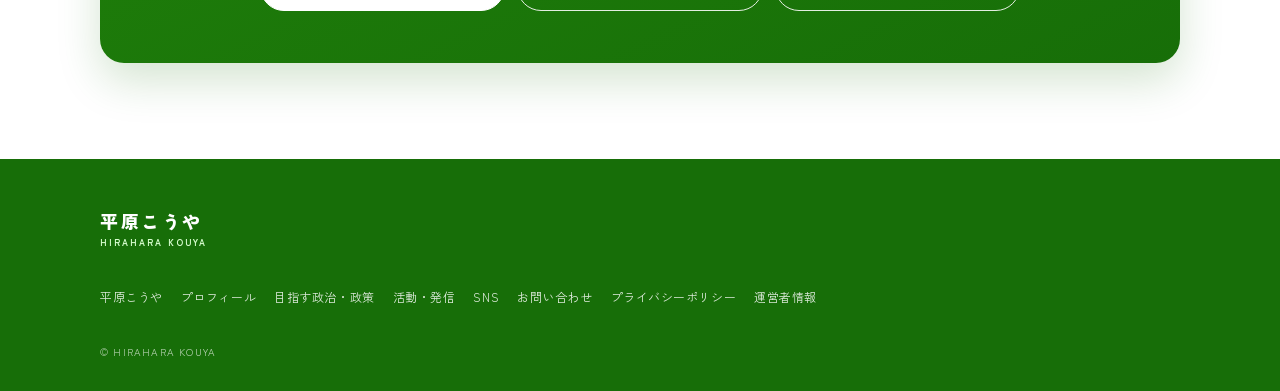
<file: policy.html>
<!doctype html><html lang="ja"><head><!-- Google tag (gtag.js) -->
<script async src="https://www.googletagmanager.com/gtag/js?id=G-Y7Q1VN1BY2"></script>
<script>
  window.dataLayer = window.dataLayer || [];
  function gtag(){dataLayer.push(arguments);}
  gtag('js', new Date());
  gtag('config', 'G-Y7Q1VN1BY2');
  /* kdm-seo-ops: contact events */
  document.addEventListener('click', function (e) {
    var a = e.target.closest && e.target.closest('a[href]');
    if (!a) return;
    var h = a.getAttribute('href') || '';
    if (h.indexOf('tel:') === 0) gtag('event', 'tel_click', { link_url: h });
    else if (/(line\.me|lin\.ee)\//.test(h)) gtag('event', 'line_click', { link_url: a.href });
    else if (h.indexOf('mailto:') === 0) gtag('event', 'mail_click', { link_url: h });
    else if (/instagram\.com\//.test(h)) gtag('event', 'instagram_click', { link_url: a.href });
  });
</script>
<meta charset="utf-8"><meta name="viewport" content="width=device-width,initial-scale=1"><meta name="robots" content="noindex,follow"><link rel="canonical" href="https://hiraharakouya.com/"><meta http-equiv="refresh" content="0;url=index.html#policy"><script>location.replace("index.html#policy")</script></head><body></body></html>
</file>
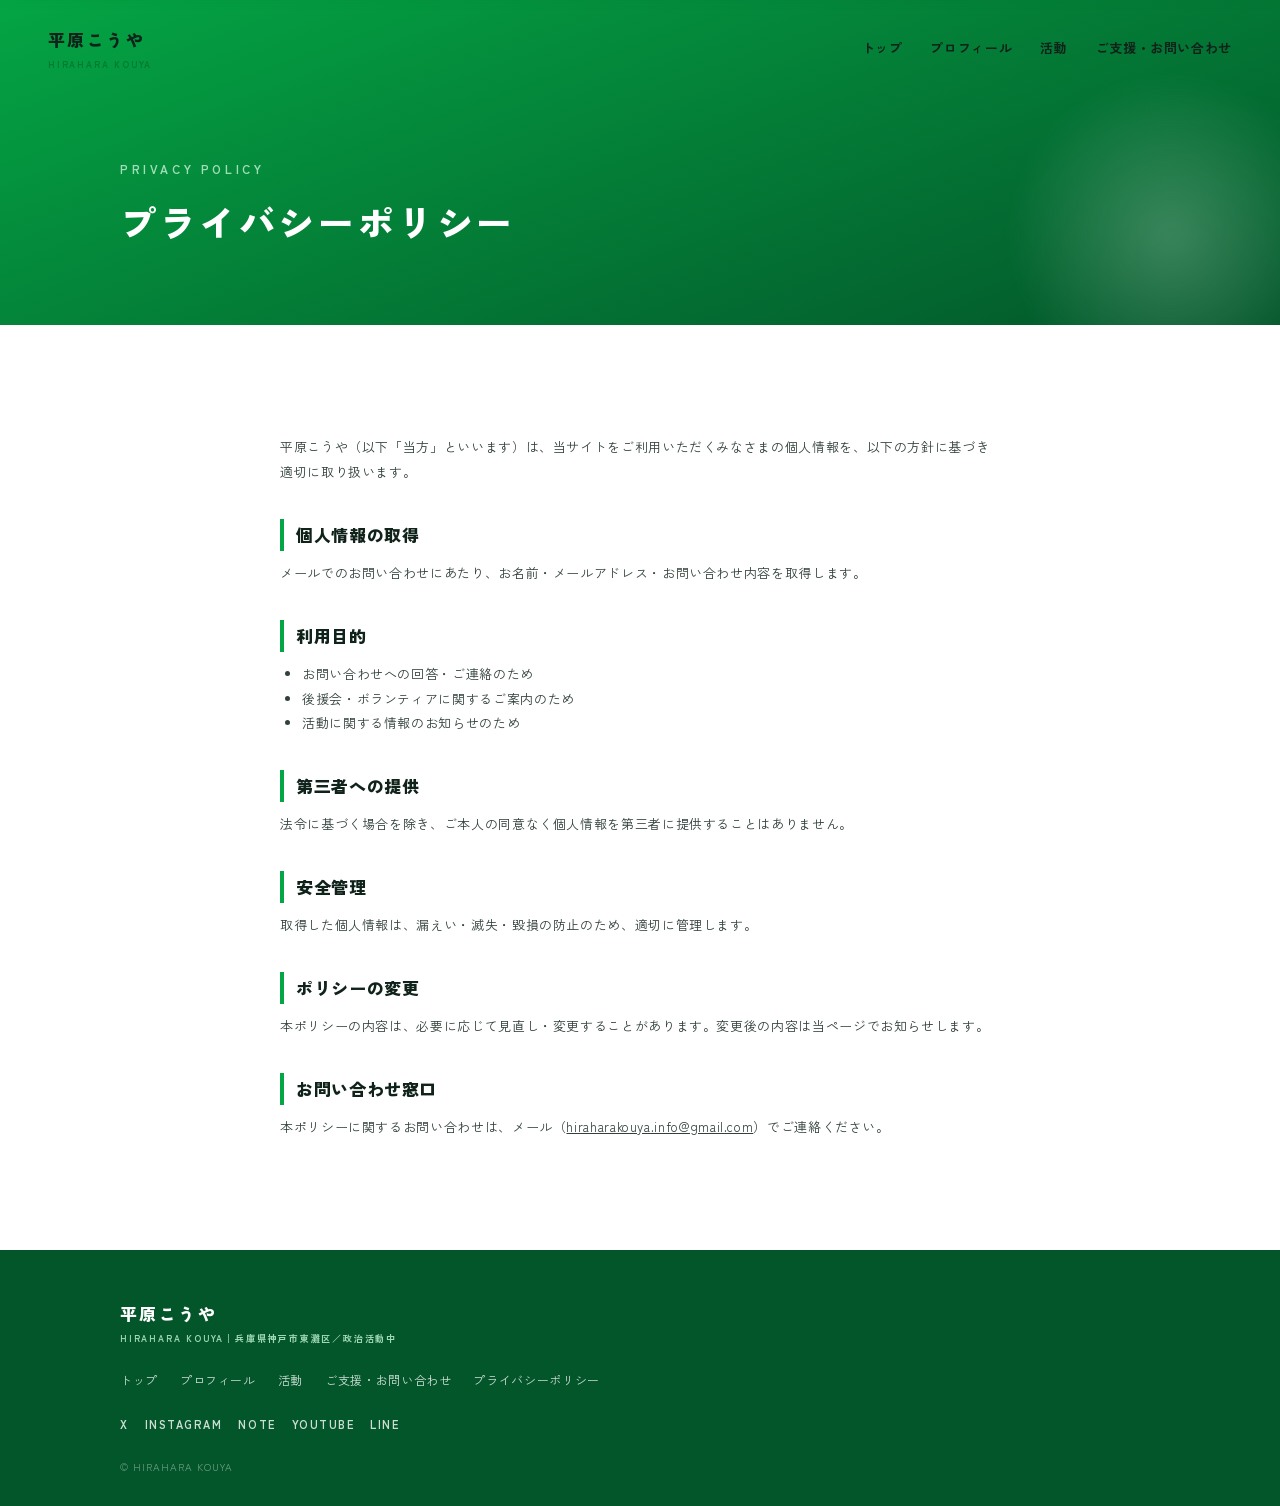
<file: privacy.html>
<!doctype html><html lang="ja"><head><!-- Google tag (gtag.js) -->
<script async src="https://www.googletagmanager.com/gtag/js?id=G-Y7Q1VN1BY2"></script>
<script>
  window.dataLayer = window.dataLayer || [];
  function gtag(){dataLayer.push(arguments);}
  gtag('js', new Date());
  gtag('config', 'G-Y7Q1VN1BY2');
  /* kdm-seo-ops: contact events */
  document.addEventListener('click', function (e) {
    var a = e.target.closest && e.target.closest('a[href]');
    if (!a) return;
    var h = a.getAttribute('href') || '';
    if (h.indexOf('tel:') === 0) gtag('event', 'tel_click', { link_url: h });
    else if (/(line\.me|lin\.ee)\//.test(h)) gtag('event', 'line_click', { link_url: a.href });
    else if (h.indexOf('mailto:') === 0) gtag('event', 'mail_click', { link_url: h });
    else if (/instagram\.com\//.test(h)) gtag('event', 'instagram_click', { link_url: a.href });
  });
</script>
<meta charset="utf-8"><meta name="viewport" content="width=device-width,initial-scale=1"><title>プライバシーポリシー｜平原こう��� 公式サイト</title><meta name="description" content="プライバシーポリシー。">
<meta property="og:type" content="website"><meta property="og:description" content="プライバシーポリシー。"><meta property="og:url" content="https://hiraharakouya.com/privacy"><meta property="og:image" content="https://hiraharakouya.com/assets/img/ogp.jpg">
<link rel="preconnect" href="https://fonts.googleapis.com"><link rel="preconnect" href="https://fonts.gstatic.com" crossorigin>
<link href="https://fonts.googleapis.com/css2?family=Zen+Kaku+Gothic+New:wght@400;500;700;900&family=Yuji+Syuku&display=swap" rel="stylesheet">
<style>
*{margin:0;padding:0;box-sizing:border-box}
:root{--green:#04a544;--green-dk:#037a33;--green-deep:#03562a;--ink:#10231a;--red:#d7261d;--wash:#eef8f0;--paper:#fff;--gray:#5c6b62}
html{scroll-behavior:smooth}
body{font-family:'Zen Kaku Gothic New','Hiragino Kaku Gothic ProN','Noto Sans JP',sans-serif;color:var(--ink);background:var(--paper);line-height:1.9;letter-spacing:.04em;-webkit-font-smoothing:antialiased}
img{max-width:100%;display:block}
a{color:inherit;text-decoration:none}
ul{list-style:none}
.wrap{max-width:1080px;margin:0 auto;padding:0 20px}
.en{font-weight:700;letter-spacing:.3em;font-size:11px;color:var(--green-dk);text-transform:uppercase}
.sec{padding:72px 0;position:relative;overflow:hidden}
.sec-head{margin-bottom:36px}
.sec-head h2{font-size:24px;font-weight:900;letter-spacing:.08em;margin-top:6px}
.sec-head h2::after{content:'';display:block;width:38px;height:4px;border-radius:2px;background:var(--green);margin-top:14px}
/* header */
.header{position:absolute;top:0;left:0;right:0;z-index:40;display:flex;align-items:center;justify-content:space-between;padding:16px 20px}
.logo{font-weight:900;font-size:17px;letter-spacing:.14em}
.logo small{display:block;font-size:9px;font-weight:700;letter-spacing:.2em;color:var(--green-dk)}
.gnav{display:none}
.fheader{position:fixed;top:0;left:0;right:0;z-index:50;background:rgba(255,255,255,.96);box-shadow:0 2px 16px rgba(3,86,42,.14);display:flex;align-items:center;justify-content:space-between;padding:10px 20px;transform:translateY(-110%);transition:transform .35s ease}
.fheader.show{transform:translateY(0)}
.fheader .gnav{display:none}
.menu-btn{width:46px;height:46px;border:0;background:var(--green);border-radius:10px;cursor:pointer;position:relative;z-index:60}
.menu-btn span{display:block;width:20px;height:2px;background:#fff;margin:5px auto;transition:.3s}
body.menu-open .menu-btn span:nth-child(1){transform:translateY(7px) rotate(45deg)}
body.menu-open .menu-btn span:nth-child(2){opacity:0}
body.menu-open .menu-btn span:nth-child(3){transform:translateY(-7px) rotate(-45deg)}
.menu{position:fixed;inset:0;background:linear-gradient(160deg,var(--green) 0%,var(--green-dk) 100%);z-index:55;display:flex;flex-direction:column;justify-content:center;padding:40px 32px;opacity:0;pointer-events:none;transition:opacity .3s}
body.menu-open .menu{opacity:1;pointer-events:auto}
.menu a{color:#fff;font-size:22px;font-weight:900;letter-spacing:.1em;padding:14px 0;border-bottom:1px solid rgba(255,255,255,.25)}
.menu a small{display:block;font-size:10px;font-weight:700;letter-spacing:.3em;opacity:.75}
.menu .menu-sns{display:flex;gap:20px;margin-top:28px;border:0}
.menu .menu-sns a{font-size:12px;font-weight:700;border:0;padding:0}
/* hero */
.hero{position:relative;min-height:100svh;background:linear-gradient(180deg,#fff 0%,var(--wash) 100%);overflow:hidden;display:flex;flex-direction:column}
.glow{position:absolute;pointer-events:none;border-radius:50%;z-index:1}
.glow-main{right:-30%;bottom:-6%;width:125vw;max-width:860px;aspect-ratio:1/1.04;background:radial-gradient(circle at 54% 44%,rgba(4,165,68,.8) 0%,rgba(4,165,68,.52) 34%,rgba(4,165,68,.18) 56%,rgba(4,165,68,0) 72%);filter:blur(14px)}
.glow-drop{left:-16%;top:50%;width:46vw;max-width:300px;aspect-ratio:1;background:radial-gradient(circle,rgba(4,165,68,.2) 0%,rgba(4,165,68,0) 66%);filter:blur(10px)}
.glow-corner{left:-90px;top:-70px;width:330px;aspect-ratio:1;background:radial-gradient(circle,rgba(4,165,68,.18) 0%,rgba(4,165,68,0) 66%);filter:blur(8px)}
.hero-photo{position:absolute;right:-7%;bottom:12svh;height:70svh;z-index:3}
.hero-photo img{height:100%;width:auto;filter:drop-shadow(0 18px 40px rgba(3,86,42,.28))}
.hero-name{position:absolute;left:16px;top:18svh;z-index:4;writing-mode:vertical-rl;font-weight:900;line-height:1.1;font-size:68px;letter-spacing:.05em}
.hero-name .n1{color:var(--red);text-shadow:3.0px 0.0px 0 #fff, 1.7px 0.0px 0 #fff, 2.8px 1.1px 0 #fff, 1.5px 0.6px 0 #fff, 2.1px 2.1px 0 #fff, 1.2px 1.2px 0 #fff, 1.1px 2.8px 0 #fff, 0.6px 1.5px 0 #fff, 0.0px 3.0px 0 #fff, 0.0px 1.7px 0 #fff, -1.1px 2.8px 0 #fff, -0.6px 1.5px 0 #fff, -2.1px 2.1px 0 #fff, -1.2px 1.2px 0 #fff, -2.8px 1.1px 0 #fff, -1.5px 0.6px 0 #fff, -3.0px 0.0px 0 #fff, -1.7px 0.0px 0 #fff, -2.8px -1.1px 0 #fff, -1.5px -0.6px 0 #fff, -2.1px -2.1px 0 #fff, -1.2px -1.2px 0 #fff, -1.1px -2.8px 0 #fff, -0.6px -1.5px 0 #fff, -0.0px -3.0px 0 #fff, -0.0px -1.7px 0 #fff, 1.1px -2.8px 0 #fff, 0.6px -1.5px 0 #fff, 2.1px -2.1px 0 #fff, 1.2px -1.2px 0 #fff, 2.8px -1.1px 0 #fff, 1.5px -0.6px 0 #fff}
.hero-name .n2{color:#fff;text-shadow:3.0px 0.0px 0 #d7261d, 1.7px 0.0px 0 #d7261d, 2.8px 1.1px 0 #d7261d, 1.5px 0.6px 0 #d7261d, 2.1px 2.1px 0 #d7261d, 1.2px 1.2px 0 #d7261d, 1.1px 2.8px 0 #d7261d, 0.6px 1.5px 0 #d7261d, 0.0px 3.0px 0 #d7261d, 0.0px 1.7px 0 #d7261d, -1.1px 2.8px 0 #d7261d, -0.6px 1.5px 0 #d7261d, -2.1px 2.1px 0 #d7261d, -1.2px 1.2px 0 #d7261d, -2.8px 1.1px 0 #d7261d, -1.5px 0.6px 0 #d7261d, -3.0px 0.0px 0 #d7261d, -1.7px 0.0px 0 #d7261d, -2.8px -1.1px 0 #d7261d, -1.5px -0.6px 0 #d7261d, -2.1px -2.1px 0 #d7261d, -1.2px -1.2px 0 #d7261d, -1.1px -2.8px 0 #d7261d, -0.6px -1.5px 0 #d7261d, -0.0px -3.0px 0 #d7261d, -0.0px -1.7px 0 #d7261d, 1.1px -2.8px 0 #d7261d, 0.6px -1.5px 0 #d7261d, 2.1px -2.1px 0 #d7261d, 1.2px -1.2px 0 #d7261d, 2.8px -1.1px 0 #d7261d, 1.5px -0.6px 0 #d7261d}
.hero-copy{position:relative;z-index:4;margin:auto 14px 22px;padding:20px 18px;text-align:right;background:rgba(255,255,255,.36);backdrop-filter:blur(22px) saturate(170%);-webkit-backdrop-filter:blur(22px) saturate(170%);border:1px solid rgba(255,255,255,.55);border-radius:20px;box-shadow:0 10px 34px rgba(3,86,42,.12)}
.hero-badge{display:inline-block;background:var(--ink);color:#fff;font-size:11px;font-weight:700;letter-spacing:.12em;padding:5px 12px;border-radius:999px;margin-bottom:12px}
.hero-catch{font-size:25px;font-weight:900;line-height:1.5;letter-spacing:.05em}
.hero-sub{margin-top:8px;font-size:12px;font-weight:700;color:#2c3a33}
.scroll-cue{display:none;position:absolute;right:16px;bottom:16px;z-index:5;writing-mode:vertical-rl;font-size:10px;letter-spacing:.3em;color:var(--green-dk);font-weight:700}
.scroll-cue::after{content:'';display:block;width:1px;height:34px;background:var(--green-dk);margin:8px auto 0}
/* message */
.message{background:#fff}
.message-inner{max-width:640px;margin:0 auto}
.message h2{font-size:22px;font-weight:900;line-height:1.7;margin:6px 0 20px}
.message p{font-size:14px;color:#33413a}
.signature{margin-top:26px;display:flex;align-items:center;justify-content:flex-end;gap:10px}
.signature .name{font-family:'Yuji Syuku',serif;font-size:22px;letter-spacing:.14em}
.acc-red{color:var(--red)}
/* policy */
.policy{background:radial-gradient(130% 100% at 88% -10%,#e0f3e6 0%,var(--wash) 58%)}
.policy-grid{display:grid;gap:16px}
.policy-card{background:#fff;border-radius:14px;padding:24px 22px;box-shadow:0 4px 20px rgba(3,86,42,.08);position:relative;overflow:hidden}
.policy-card .num{position:absolute;right:14px;top:6px;font-size:44px;font-weight:900;color:var(--wash);letter-spacing:0}
.policy-card h3{font-size:17px;font-weight:900;margin-bottom:8px;position:relative}
.policy-card h3::before{content:'';display:block;width:34px;height:5px;background:var(--green);border-radius:3px;margin-bottom:10px}
.policy-card p{font-size:13px;color:#33413a}
/* news */
.news-list li{border-bottom:1px solid #dde8e0}
.news-list a{display:flex;flex-wrap:wrap;gap:8px 14px;align-items:center;padding:18px 4px;font-size:14px;font-weight:500}
.news-list time{font-size:12px;font-weight:700;color:var(--green-dk);letter-spacing:.06em}
.tag{font-size:10px;font-weight:700;border:1px solid var(--green);color:var(--green-dk);padding:2px 10px;border-radius:999px}
.tag.new{background:var(--red);border-color:var(--red);color:#fff}
.news-list .t{width:100%}
.more{display:inline-flex;align-items:center;gap:8px;margin-top:22px;font-size:13px;font-weight:700;color:var(--green-dk)}
.more::after{content:'\2192'}
/* cta */
.cta{background:linear-gradient(180deg,#fff 0%,var(--wash) 100%);text-align:center}
.cta-card{background:linear-gradient(160deg,var(--green) 0%,var(--green-deep) 100%);color:#fff;border-radius:24px;padding:52px 22px;position:relative;overflow:hidden;box-shadow:0 18px 48px rgba(3,86,42,.22)}
.cta-card::before{content:'';position:absolute;right:-70px;top:-70px;width:240px;height:240px;border-radius:50%;background:radial-gradient(circle,rgba(255,255,255,.16) 0%,rgba(255,255,255,0) 66%);pointer-events:none}
.cta .en{color:#bdeccd}
.cta h2{font-size:22px;font-weight:900;margin:6px 0 12px}
.cta p{font-size:13px;opacity:.92;max-width:560px;margin:0 auto 26px}
.cta-btns{display:flex;flex-direction:column;gap:12px;max-width:420px;margin:0 auto}
.btn{display:block;padding:16px;border-radius:999px;font-size:14px;font-weight:700;letter-spacing:.08em;transition:.25s;text-align:center}
.btn-red{background:var(--red);color:#fff;box-shadow:0 6px 18px rgba(0,0,0,.18)}
.btn-red:hover{transform:translateY(-2px)}
.btn-ghost{border:2px solid rgba(255,255,255,.7);color:#fff}
.btn-ghost:hover{background:#fff;color:var(--green-deep)}
/* footer */
.footer{background:var(--green-deep);color:rgba(255,255,255,.8);padding:48px 0 30px}
.footer .logo{color:#fff}
.footer .logo small{color:#9fd8b4}
.fnav{display:flex;flex-wrap:wrap;gap:10px 22px;font-size:12px;margin:22px 0}
.fsns{display:flex;flex-wrap:wrap;gap:16px;font-size:11px;letter-spacing:.14em;font-weight:700}
.copy{font-size:10px;color:rgba(255,255,255,.45);margin-top:22px;letter-spacing:.1em}
/* subpage hero */
.page-hero{position:relative;background:linear-gradient(160deg,var(--green) 0%,var(--green-deep) 100%);color:#fff;padding:120px 0 56px;overflow:hidden}
.page-hero .glow-corner{left:auto;right:-70px;top:auto;bottom:-90px;width:360px;background:radial-gradient(circle,rgba(255,255,255,.22) 0%,rgba(255,255,255,0) 64%)}
.page-hero .en{color:#bdeccd}
.page-hero h1{font-size:28px;font-weight:900;letter-spacing:.1em;margin-top:6px}
.page-hero p{font-size:12px;opacity:.85;margin-top:8px}
/* profile */
.prof-grid{display:grid;gap:28px}
.prof-photo img{border-radius:16px;box-shadow:0 10px 30px rgba(3,86,42,.16)}
.prof-name{font-size:26px;font-weight:900;letter-spacing:.1em}
.prof-name small{display:block;font-size:11px;font-weight:700;color:var(--green-dk);letter-spacing:.2em;margin-bottom:4px}
.prof-role{display:inline-block;background:var(--wash);color:var(--green-deep);font-size:12px;font-weight:700;padding:4px 14px;border-radius:999px;margin:10px 0 16px}
.prof-text{font-size:14px;color:#33413a}
.timeline{margin-top:8px}
.timeline li{position:relative;padding:0 0 22px 26px}
.timeline li::before{content:'';position:absolute;left:5px;top:9px;width:9px;height:9px;border-radius:50%;background:var(--green)}
.timeline li::after{content:'';position:absolute;left:9px;top:20px;bottom:-2px;width:1px;background:#cfe3d6}
.timeline li:last-child::after{display:none}
.timeline h3{font-size:15px;font-weight:900}
.timeline p{font-size:13px;color:var(--gray)}
.value-grid{display:grid;gap:14px}
.value-card{background:#fff;border-radius:14px;padding:22px;box-shadow:0 4px 20px rgba(3,86,42,.08)}
.value-card h3{font-size:15px;font-weight:900;margin-bottom:6px;color:var(--green-deep)}
.value-card p{font-size:13px;color:#33413a}
/* activity */
.act-photo img{border-radius:16px;box-shadow:0 10px 30px rgba(3,86,42,.16)}
.act-note{background:#fff;border-radius:14px;padding:24px;box-shadow:0 4px 20px rgba(3,86,42,.08);margin-top:20px}
.act-note h3{font-size:16px;font-weight:900;margin-bottom:6px}
.act-note p{font-size:13px;color:#33413a}
/* support */
.support-grid{display:grid;gap:16px}
.support-card{background:#fff;border-radius:14px;padding:26px 22px;box-shadow:0 4px 20px rgba(3,86,42,.08);display:flex;flex-direction:column}
.support-card h3{font-size:17px;font-weight:900;margin-bottom:8px}
.support-card h3::before{content:'';display:block;width:34px;height:5px;background:var(--green);border-radius:3px;margin-bottom:10px}
.support-card p{font-size:13px;color:#33413a;margin-bottom:18px;flex:1}
.support-card .btn{margin-top:auto}
.btn-green{background:var(--green);color:#fff}
.btn-green:hover{background:var(--green-dk)}
/* form */
.form{max-width:640px}
.form label{display:block;font-size:13px;font-weight:700;margin:18px 0 6px}
.form input,.form textarea{width:100%;border:1.5px solid #cfe3d6;border-radius:10px;padding:13px 14px;font-size:15px;font-family:inherit;background:#fff}
.form input:focus,.form textarea:focus{outline:2px solid var(--green);border-color:var(--green)}
.form button{margin-top:24px;width:100%;max-width:300px;border:0;cursor:pointer}
.form-note{font-size:11px;color:var(--gray);margin-top:12px}
/* privacy */
.prose h2{font-size:17px;font-weight:900;margin:34px 0 10px;padding-left:12px;border-left:4px solid var(--green)}
.prose p,.prose li{font-size:13px;color:#33413a}
.prose ul{list-style:disc;padding-left:22px}
/* reveal */
.rv{opacity:0;transform:translateY(18px);transition:opacity .7s ease,transform .7s ease}
.rv.on{opacity:1;transform:none}
@media(prefers-reduced-motion:reduce){.rv{opacity:1;transform:none;transition:none}}
/* PC */
@media(min-width:840px){
 .scroll-cue{display:block}
 .gnav{display:flex;gap:28px;font-size:13px;font-weight:700}
 .gnav a{position:relative;padding:4px 0}
 .gnav a:hover{color:var(--green-dk)}
 .fheader .gnav{display:flex}
 .menu-btn{display:none}
 .header{padding:24px 48px}
 .fheader{padding:12px 48px}
 .sec{padding:110px 0}
 .sec-head h2{font-size:30px}
 .hero{min-height:92vh}
 .hero-photo{right:6%;bottom:0;height:78vh}
 .glow-main{right:-8%;width:56vw;bottom:-16%}
 .hero-name{writing-mode:horizontal-tb;left:48px;top:auto;bottom:30vh;font-size:104px;line-height:1.05}
 .hero-name .n1{text-shadow:5.0px 0.0px 0 #fff, 2.8px 0.0px 0 #fff, 4.6px 1.9px 0 #fff, 2.5px 1.1px 0 #fff, 3.5px 3.5px 0 #fff, 1.9px 1.9px 0 #fff, 1.9px 4.6px 0 #fff, 1.1px 2.5px 0 #fff, 0.0px 5.0px 0 #fff, 0.0px 2.8px 0 #fff, -1.9px 4.6px 0 #fff, -1.1px 2.5px 0 #fff, -3.5px 3.5px 0 #fff, -1.9px 1.9px 0 #fff, -4.6px 1.9px 0 #fff, -2.5px 1.1px 0 #fff, -5.0px 0.0px 0 #fff, -2.8px 0.0px 0 #fff, -4.6px -1.9px 0 #fff, -2.5px -1.1px 0 #fff, -3.5px -3.5px 0 #fff, -1.9px -1.9px 0 #fff, -1.9px -4.6px 0 #fff, -1.1px -2.5px 0 #fff, -0.0px -5.0px 0 #fff, -0.0px -2.8px 0 #fff, 1.9px -4.6px 0 #fff, 1.1px -2.5px 0 #fff, 3.5px -3.5px 0 #fff, 1.9px -1.9px 0 #fff, 4.6px -1.9px 0 #fff, 2.5px -1.1px 0 #fff}
 .hero-name .n2{text-shadow:5.0px 0.0px 0 #d7261d, 2.8px 0.0px 0 #d7261d, 4.6px 1.9px 0 #d7261d, 2.5px 1.1px 0 #d7261d, 3.5px 3.5px 0 #d7261d, 1.9px 1.9px 0 #d7261d, 1.9px 4.6px 0 #d7261d, 1.1px 2.5px 0 #d7261d, 0.0px 5.0px 0 #d7261d, 0.0px 2.8px 0 #d7261d, -1.9px 4.6px 0 #d7261d, -1.1px 2.5px 0 #d7261d, -3.5px 3.5px 0 #d7261d, -1.9px 1.9px 0 #d7261d, -4.6px 1.9px 0 #d7261d, -2.5px 1.1px 0 #d7261d, -5.0px 0.0px 0 #d7261d, -2.8px 0.0px 0 #d7261d, -4.6px -1.9px 0 #d7261d, -2.5px -1.1px 0 #d7261d, -3.5px -3.5px 0 #d7261d, -1.9px -1.9px 0 #d7261d, -1.9px -4.6px 0 #d7261d, -1.1px -2.5px 0 #d7261d, -0.0px -5.0px 0 #d7261d, -0.0px -2.8px 0 #d7261d, 1.9px -4.6px 0 #d7261d, 1.1px -2.5px 0 #d7261d, 3.5px -3.5px 0 #d7261d, 1.9px -1.9px 0 #d7261d, 4.6px -1.9px 0 #d7261d, 2.5px -1.1px 0 #d7261d}
 .hero-copy{position:absolute;left:48px;top:20vh;margin:0;padding:0;max-width:560px;text-align:left;background:none;border:0;backdrop-filter:none;-webkit-backdrop-filter:none;box-shadow:none;border-radius:0}
 .hero-catch{font-size:34px}
 .hero-sub{font-size:14px}
 .policy-grid{grid-template-columns:repeat(3,1fr);gap:22px}
 .cta h2{font-size:28px}
 .cta-card{padding:72px 48px}
 .cta-btns{flex-direction:row;max-width:640px}
 .cta-btns .btn{flex:1}
 .news-list .t{width:auto;flex:1}
 .prof-grid{grid-template-columns:340px 1fr;gap:48px;align-items:start}
 .value-grid{grid-template-columns:repeat(3,1fr)}
 .support-grid{grid-template-columns:repeat(3,1fr)}
 .page-hero{padding:150px 0 70px}
 .page-hero h1{font-size:36px}
 .act-flex{display:grid;grid-template-columns:380px 1fr;gap:44px;align-items:start}
 .message h2{font-size:26px}
 .signature .name{font-size:24px}
 .history .wrap{max-width:800px}
 .timeline li{padding:0 0 26px 30px}
}
</style>
<link rel="canonical" href="https://hiraharakouya.com/privacy">
<script type="application/ld+json">{"@context": "https://schema.org", "@type": "BreadcrumbList", "itemListElement": [{"@type": "ListItem", "position": 1, "name": "平原こうや", "item": "https://hiraharakouya.com/"}, {"@type": "ListItem", "position": 2, "name": "プライバシーポリシー", "item": "https://hiraharakouya.com/privacy"}]}</script></head><body>

<header class="header"><a class="logo" href="index.html">平原こうや<small>HIRAHARA KOUYA</small></a><nav class="gnav"><a href="index.html">トップ</a><a href="profile.html">プロフィール</a><a href="activity.html">活動</a><a href="support.html">ご支援・お問い合わせ</a></nav><button class="menu-btn" aria-label="メニュー"><span></span><span></span><span></span></button></header>
<div class="fheader"><a class="logo" href="index.html">平原こうや<small>HIRAHARA KOUYA</small></a><nav class="gnav"><a href="index.html">トップ</a><a href="profile.html">プロフィール</a><a href="activity.html">活動</a><a href="support.html">ご支援・お問い合わせ</a></nav><button class="menu-btn" aria-label="メニュー"><span></span><span></span><span></span></button></div>
<div class="menu">
<a href="index.html">トップ<small>TOP</small></a>
<a href="profile.html">プロフィール<small>PROFILE</small></a>
<a href="activity.html">活動<small>ACTIVITY</small></a>
<a href="support.html">ご支援・お問い合わせ<small>SUPPORT / CONTACT</small></a>
<div class="menu-sns"><a href="https://x.com/HIRAHARAKOUYA">X</a><a href="https://www.instagram.com/hiraharakouya327/">Instagram</a><a href="https://note.com/hirahara508">note</a></div>
</div>

<div class="page-hero"><div class="glow glow-corner" aria-hidden="true"></div><div class="wrap"><p class="en">Privacy Policy</p><h1>プライバシーポリシー</h1></div></div>
<section class="sec"><div class="wrap prose" style="max-width:760px">
<p>平原こうや（以下「当方」といいます）は、当サイトをご利用いただくみなさまの個人情報を、以下の方針に基づき適切に取り扱います。</p>
<h2>個人情報の取得</h2>
<p>メールでのお問い合わせにあたり、お名前・メールアドレス・お問い合わせ内容を取得します。</p>
<h2>利用目的</h2>
<ul><li>お問い合わせへの回答・ご連絡のため</li><li>後援会・ボランティアに関するご案内のため</li><li>活動に関する情報のお知らせのため</li></ul>
<h2>第三者への提供</h2>
<p>法令に基づく場合を除き、ご本人の同意なく個人情報を第三者に提供することはありません。</p>
<h2>安全管理</h2>
<p>取得した個人情報は、漏えい・滅失・毀損の防止のため、適切に管理します。</p>
<h2>ポリシーの変更</h2>
<p>本ポリシーの内容は、必要に応じて見直し・変更することがあります。変更後の内容は当ページでお知らせします。</p>
<h2>お問い合わせ窓口</h2>
<p>本ポリシーに関するお問い合わせは、メール（<a href="mailto:hiraharakouya.info@gmail.com" style="text-decoration:underline">hiraharakouya.info@gmail.com</a>）でご連絡ください。</p>
</div></section>


<footer class="footer"><div class="wrap">
<p class="logo">平原こうや<small>HIRAHARA KOUYA｜兵庫県神戸市東灘区／政治活動中</small></p>
<nav class="fnav"><a href="index.html">トップ</a><a href="profile.html">プロフィール</a><a href="activity.html">活動</a><a href="support.html">ご支援・お問い合わせ</a><a href="privacy.html">プライバシーポリシー</a></nav>
<div class="fsns"><a href="https://x.com/HIRAHARAKOUYA">X</a><a href="https://www.instagram.com/hiraharakouya327/">INSTAGRAM</a><a href="https://note.com/hirahara508">NOTE</a><a href="#">YOUTUBE</a><a href="#">LINE</a></div>
<p class="copy">© HIRAHARA KOUYA</p>
</div></footer>
<script>
document.addEventListener('DOMContentLoaded',function(){
 var fh=document.querySelector('.fheader');
 addEventListener('scroll',function(){fh.classList.toggle('show',scrollY>160)},{passive:true});
 var btns=document.querySelectorAll('.menu-btn');
 btns.forEach(function(b){b.addEventListener('click',function(){document.body.classList.toggle('menu-open')})});
 document.querySelectorAll('.menu a').forEach(function(a){a.addEventListener('click',function(){document.body.classList.remove('menu-open')})});
 var io=new IntersectionObserver(function(es){es.forEach(function(e){if(e.isIntersecting){e.target.classList.add('on');io.unobserve(e.target)}})},{threshold:.12});
 document.querySelectorAll('.rv').forEach(function(el){io.observe(el)});
});
</script>

</body></html>
</file>
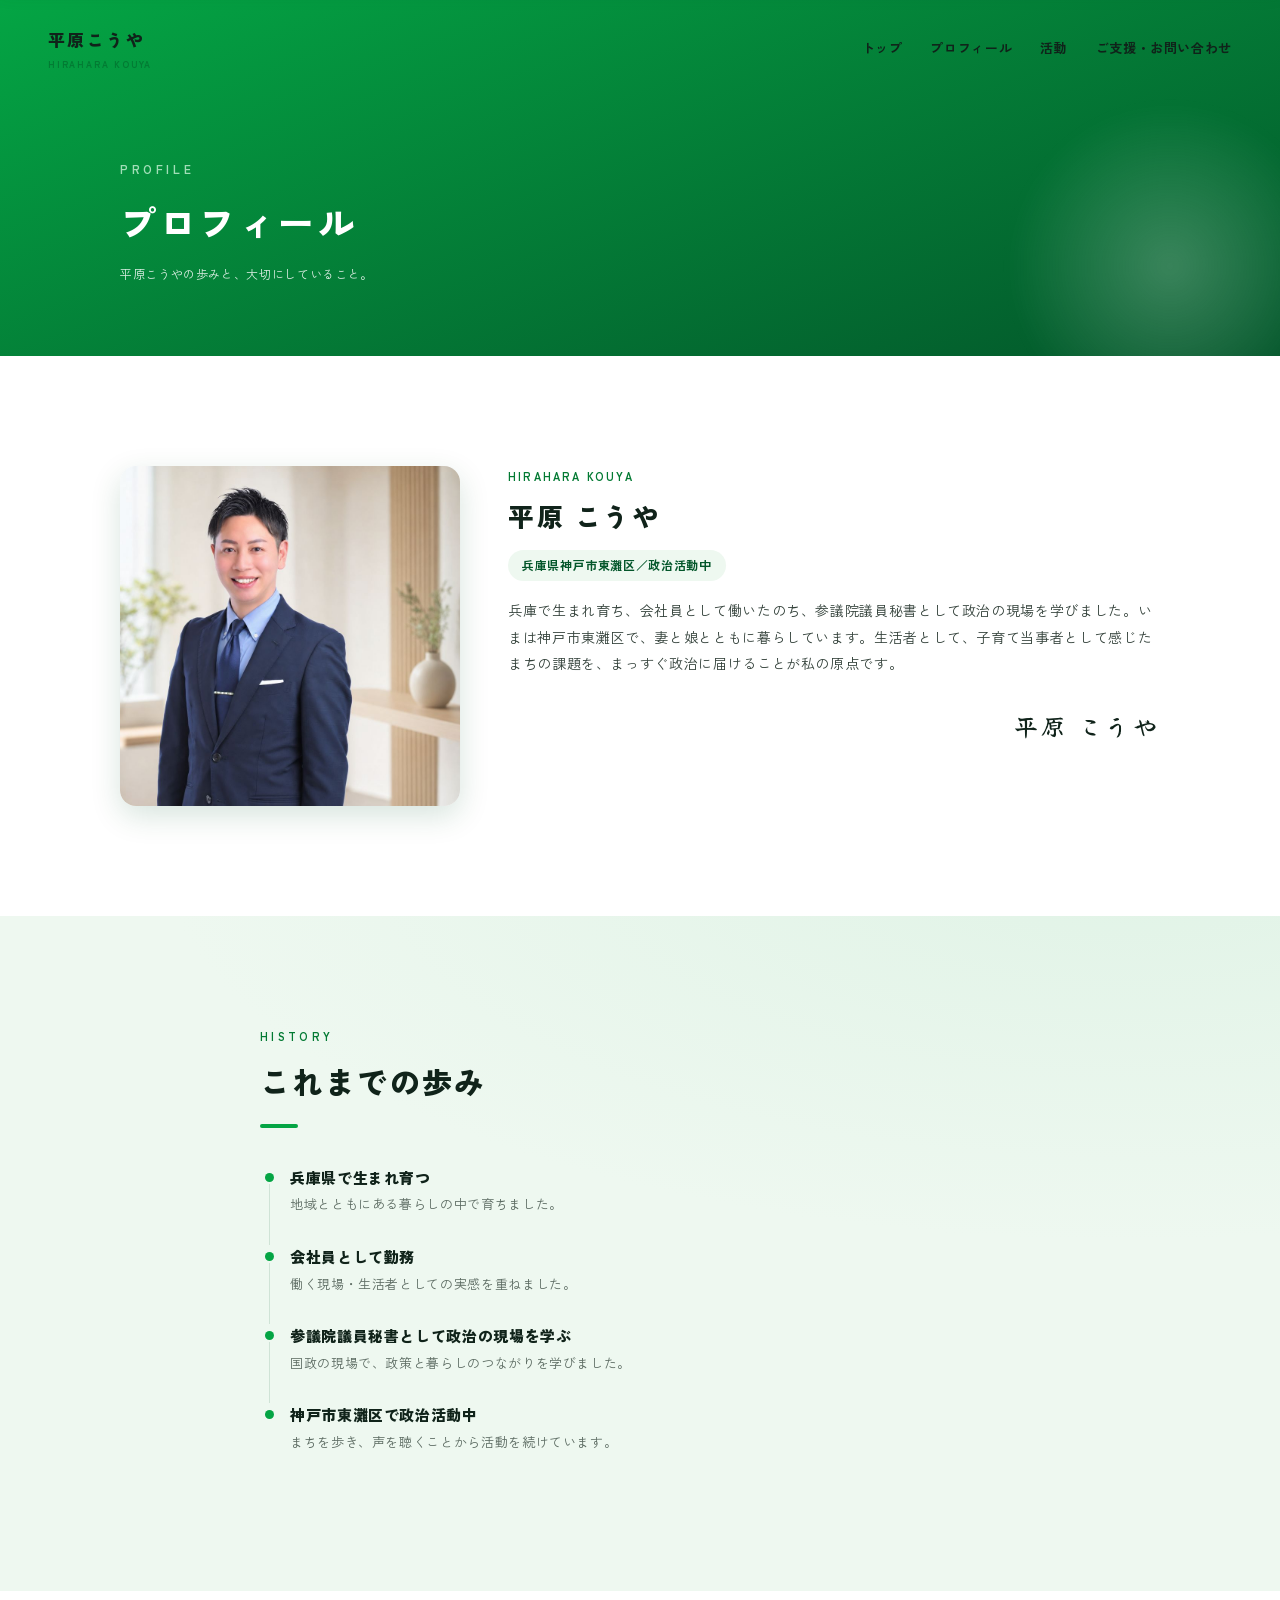
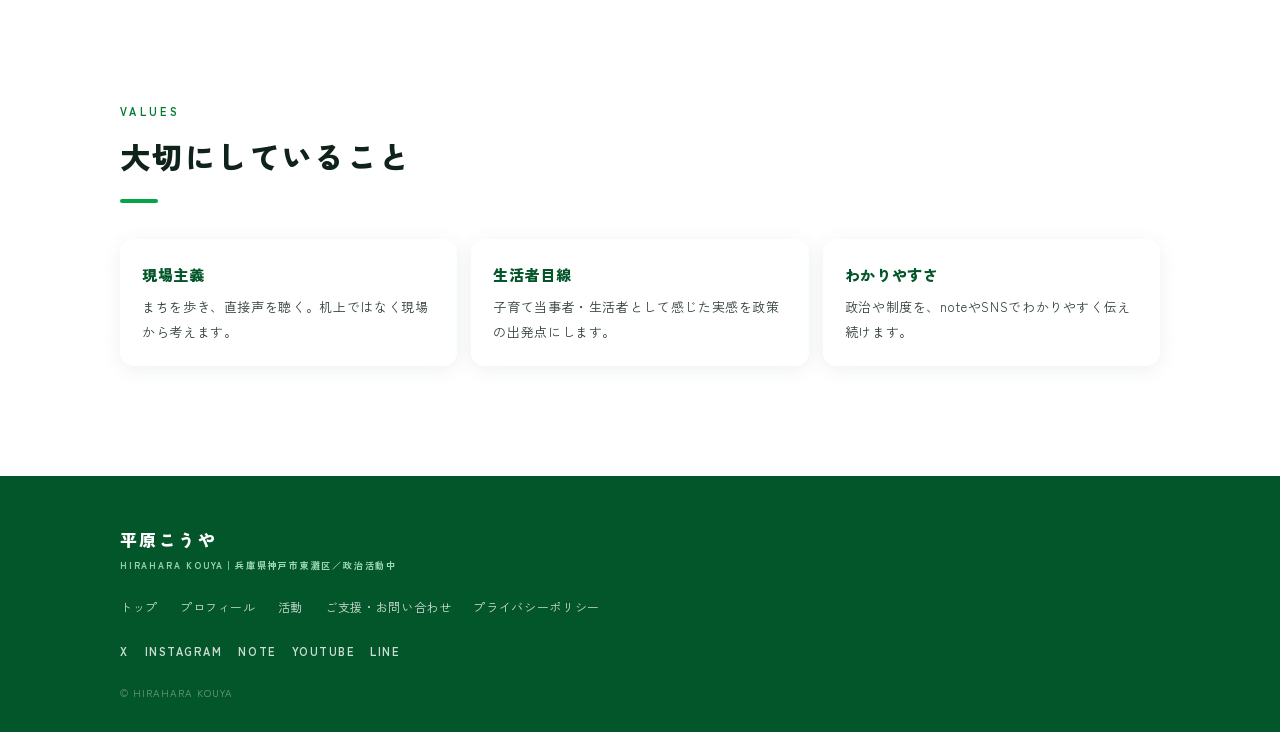
<file: profile.html>
<!doctype html><html lang="ja"><head><!-- Google tag (gtag.js) -->
<script async src="https://www.googletagmanager.com/gtag/js?id=G-Y7Q1VN1BY2"></script>
<script>
  window.dataLayer = window.dataLayer || [];
  function gtag(){dataLayer.push(arguments);}
  gtag('js', new Date());
  gtag('config', 'G-Y7Q1VN1BY2');
  /* kdm-seo-ops: contact events */
  document.addEventListener('click', function (e) {
    var a = e.target.closest && e.target.closest('a[href]');
    if (!a) return;
    var h = a.getAttribute('href') || '';
    if (h.indexOf('tel:') === 0) gtag('event', 'tel_click', { link_url: h });
    else if (/(line\.me|lin\.ee)\//.test(h)) gtag('event', 'line_click', { link_url: a.href });
    else if (h.indexOf('mailto:') === 0) gtag('event', 'mail_click', { link_url: h });
    else if (/instagram\.com\//.test(h)) gtag('event', 'instagram_click', { link_url: a.href });
  });
</script>
<meta charset="utf-8"><meta name="viewport" content="width=device-width,initial-scale=1"><title>プロフィール｜平原こうや 公式サイト</title><meta name="description" content="平原こうや（平原幸弥）のプロフィール。会社員として働いたのち、参議院議員秘書として政治の現場を学びました。これまでの歩みと、大切にしていることをご紹介します。">
<link rel="preconnect" href="https://fonts.googleapis.com"><link rel="preconnect" href="https://fonts.gstatic.com" crossorigin>
<link href="https://fonts.googleapis.com/css2?family=Zen+Kaku+Gothic+New:wght@400;500;700;900&family=Yuji+Syuku&display=swap" rel="stylesheet">
<style>
*{margin:0;padding:0;box-sizing:border-box}
:root{--green:#04a544;--green-dk:#037a33;--green-deep:#03562a;--ink:#10231a;--red:#d7261d;--wash:#eef8f0;--paper:#fff;--gray:#5c6b62}
html{scroll-behavior:smooth}
body{font-family:'Zen Kaku Gothic New','Hiragino Kaku Gothic ProN','Noto Sans JP',sans-serif;color:var(--ink);background:var(--paper);line-height:1.9;letter-spacing:.04em;-webkit-font-smoothing:antialiased}
img{max-width:100%;display:block}
a{color:inherit;text-decoration:none}
ul{list-style:none}
.wrap{max-width:1080px;margin:0 auto;padding:0 20px}
.en{font-weight:700;letter-spacing:.3em;font-size:11px;color:var(--green-dk);text-transform:uppercase}
.sec{padding:72px 0;position:relative;overflow:hidden}
.sec-head{margin-bottom:36px}
.sec-head h2{font-size:24px;font-weight:900;letter-spacing:.08em;margin-top:6px}
.sec-head h2::after{content:'';display:block;width:38px;height:4px;border-radius:2px;background:var(--green);margin-top:14px}
/* header */
.header{position:absolute;top:0;left:0;right:0;z-index:40;display:flex;align-items:center;justify-content:space-between;padding:16px 20px}
.logo{font-weight:900;font-size:17px;letter-spacing:.14em}
.logo small{display:block;font-size:9px;font-weight:700;letter-spacing:.2em;color:var(--green-dk)}
.gnav{display:none}
.fheader{position:fixed;top:0;left:0;right:0;z-index:50;background:rgba(255,255,255,.96);box-shadow:0 2px 16px rgba(3,86,42,.14);display:flex;align-items:center;justify-content:space-between;padding:10px 20px;transform:translateY(-110%);transition:transform .35s ease}
.fheader.show{transform:translateY(0)}
.fheader .gnav{display:none}
.menu-btn{width:46px;height:46px;border:0;background:var(--green);border-radius:10px;cursor:pointer;position:relative;z-index:60}
.menu-btn span{display:block;width:20px;height:2px;background:#fff;margin:5px auto;transition:.3s}
body.menu-open .menu-btn span:nth-child(1){transform:translateY(7px) rotate(45deg)}
body.menu-open .menu-btn span:nth-child(2){opacity:0}
body.menu-open .menu-btn span:nth-child(3){transform:translateY(-7px) rotate(-45deg)}
.menu{position:fixed;inset:0;background:linear-gradient(160deg,var(--green) 0%,var(--green-dk) 100%);z-index:55;display:flex;flex-direction:column;justify-content:center;padding:40px 32px;opacity:0;pointer-events:none;transition:opacity .3s}
body.menu-open .menu{opacity:1;pointer-events:auto}
.menu a{color:#fff;font-size:22px;font-weight:900;letter-spacing:.1em;padding:14px 0;border-bottom:1px solid rgba(255,255,255,.25)}
.menu a small{display:block;font-size:10px;font-weight:700;letter-spacing:.3em;opacity:.75}
.menu .menu-sns{display:flex;gap:20px;margin-top:28px;border:0}
.menu .menu-sns a{font-size:12px;font-weight:700;border:0;padding:0}
/* hero */
.hero{position:relative;min-height:100svh;background:linear-gradient(180deg,#fff 0%,var(--wash) 100%);overflow:hidden;display:flex;flex-direction:column}
.glow{position:absolute;pointer-events:none;border-radius:50%;z-index:1}
.glow-main{right:-30%;bottom:-6%;width:125vw;max-width:860px;aspect-ratio:1/1.04;background:radial-gradient(circle at 54% 44%,rgba(4,165,68,.8) 0%,rgba(4,165,68,.52) 34%,rgba(4,165,68,.18) 56%,rgba(4,165,68,0) 72%);filter:blur(14px)}
.glow-drop{left:-16%;top:50%;width:46vw;max-width:300px;aspect-ratio:1;background:radial-gradient(circle,rgba(4,165,68,.2) 0%,rgba(4,165,68,0) 66%);filter:blur(10px)}
.glow-corner{left:-90px;top:-70px;width:330px;aspect-ratio:1;background:radial-gradient(circle,rgba(4,165,68,.18) 0%,rgba(4,165,68,0) 66%);filter:blur(8px)}
.hero-photo{position:absolute;right:-7%;bottom:12svh;height:70svh;z-index:3}
.hero-photo img{height:100%;width:auto;filter:drop-shadow(0 18px 40px rgba(3,86,42,.28))}
.hero-name{position:absolute;left:16px;top:18svh;z-index:4;writing-mode:vertical-rl;font-weight:900;line-height:1.1;font-size:68px;letter-spacing:.05em}
.hero-name .n1{color:var(--red);text-shadow:3.0px 0.0px 0 #fff, 1.7px 0.0px 0 #fff, 2.8px 1.1px 0 #fff, 1.5px 0.6px 0 #fff, 2.1px 2.1px 0 #fff, 1.2px 1.2px 0 #fff, 1.1px 2.8px 0 #fff, 0.6px 1.5px 0 #fff, 0.0px 3.0px 0 #fff, 0.0px 1.7px 0 #fff, -1.1px 2.8px 0 #fff, -0.6px 1.5px 0 #fff, -2.1px 2.1px 0 #fff, -1.2px 1.2px 0 #fff, -2.8px 1.1px 0 #fff, -1.5px 0.6px 0 #fff, -3.0px 0.0px 0 #fff, -1.7px 0.0px 0 #fff, -2.8px -1.1px 0 #fff, -1.5px -0.6px 0 #fff, -2.1px -2.1px 0 #fff, -1.2px -1.2px 0 #fff, -1.1px -2.8px 0 #fff, -0.6px -1.5px 0 #fff, -0.0px -3.0px 0 #fff, -0.0px -1.7px 0 #fff, 1.1px -2.8px 0 #fff, 0.6px -1.5px 0 #fff, 2.1px -2.1px 0 #fff, 1.2px -1.2px 0 #fff, 2.8px -1.1px 0 #fff, 1.5px -0.6px 0 #fff}
.hero-name .n2{color:#fff;text-shadow:3.0px 0.0px 0 #d7261d, 1.7px 0.0px 0 #d7261d, 2.8px 1.1px 0 #d7261d, 1.5px 0.6px 0 #d7261d, 2.1px 2.1px 0 #d7261d, 1.2px 1.2px 0 #d7261d, 1.1px 2.8px 0 #d7261d, 0.6px 1.5px 0 #d7261d, 0.0px 3.0px 0 #d7261d, 0.0px 1.7px 0 #d7261d, -1.1px 2.8px 0 #d7261d, -0.6px 1.5px 0 #d7261d, -2.1px 2.1px 0 #d7261d, -1.2px 1.2px 0 #d7261d, -2.8px 1.1px 0 #d7261d, -1.5px 0.6px 0 #d7261d, -3.0px 0.0px 0 #d7261d, -1.7px 0.0px 0 #d7261d, -2.8px -1.1px 0 #d7261d, -1.5px -0.6px 0 #d7261d, -2.1px -2.1px 0 #d7261d, -1.2px -1.2px 0 #d7261d, -1.1px -2.8px 0 #d7261d, -0.6px -1.5px 0 #d7261d, -0.0px -3.0px 0 #d7261d, -0.0px -1.7px 0 #d7261d, 1.1px -2.8px 0 #d7261d, 0.6px -1.5px 0 #d7261d, 2.1px -2.1px 0 #d7261d, 1.2px -1.2px 0 #d7261d, 2.8px -1.1px 0 #d7261d, 1.5px -0.6px 0 #d7261d}
.hero-copy{position:relative;z-index:4;margin:auto 14px 22px;padding:20px 18px;text-align:right;background:rgba(255,255,255,.36);backdrop-filter:blur(22px) saturate(170%);-webkit-backdrop-filter:blur(22px) saturate(170%);border:1px solid rgba(255,255,255,.55);border-radius:20px;box-shadow:0 10px 34px rgba(3,86,42,.12)}
.hero-badge{display:inline-block;background:var(--ink);color:#fff;font-size:11px;font-weight:700;letter-spacing:.12em;padding:5px 12px;border-radius:999px;margin-bottom:12px}
.hero-catch{font-size:25px;font-weight:900;line-height:1.5;letter-spacing:.05em}
.hero-sub{margin-top:8px;font-size:12px;font-weight:700;color:#2c3a33}
.scroll-cue{display:none;position:absolute;right:16px;bottom:16px;z-index:5;writing-mode:vertical-rl;font-size:10px;letter-spacing:.3em;color:var(--green-dk);font-weight:700}
.scroll-cue::after{content:'';display:block;width:1px;height:34px;background:var(--green-dk);margin:8px auto 0}
/* message */
.message{background:#fff}
.message-inner{max-width:640px;margin:0 auto}
.message h2{font-size:22px;font-weight:900;line-height:1.7;margin:6px 0 20px}
.message p{font-size:14px;color:#33413a}
.signature{margin-top:26px;display:flex;align-items:center;justify-content:flex-end;gap:10px}
.signature .name{font-family:'Yuji Syuku',serif;font-size:22px;letter-spacing:.14em}
.acc-red{color:var(--red)}
/* policy */
.policy{background:radial-gradient(130% 100% at 88% -10%,#e0f3e6 0%,var(--wash) 58%)}
.policy-grid{display:grid;gap:16px}
.policy-card{background:#fff;border-radius:14px;padding:24px 22px;box-shadow:0 4px 20px rgba(3,86,42,.08);position:relative;overflow:hidden}
.policy-card .num{position:absolute;right:14px;top:6px;font-size:44px;font-weight:900;color:var(--wash);letter-spacing:0}
.policy-card h3{font-size:17px;font-weight:900;margin-bottom:8px;position:relative}
.policy-card h3::before{content:'';display:block;width:34px;height:5px;background:var(--green);border-radius:3px;margin-bottom:10px}
.policy-card p{font-size:13px;color:#33413a}
/* news */
.news-list li{border-bottom:1px solid #dde8e0}
.news-list a{display:flex;flex-wrap:wrap;gap:8px 14px;align-items:center;padding:18px 4px;font-size:14px;font-weight:500}
.news-list time{font-size:12px;font-weight:700;color:var(--green-dk);letter-spacing:.06em}
.tag{font-size:10px;font-weight:700;border:1px solid var(--green);color:var(--green-dk);padding:2px 10px;border-radius:999px}
.tag.new{background:var(--red);border-color:var(--red);color:#fff}
.news-list .t{width:100%}
.more{display:inline-flex;align-items:center;gap:8px;margin-top:22px;font-size:13px;font-weight:700;color:var(--green-dk)}
.more::after{content:'\2192'}
/* cta */
.cta{background:linear-gradient(180deg,#fff 0%,var(--wash) 100%);text-align:center}
.cta-card{background:linear-gradient(160deg,var(--green) 0%,var(--green-deep) 100%);color:#fff;border-radius:24px;padding:52px 22px;position:relative;overflow:hidden;box-shadow:0 18px 48px rgba(3,86,42,.22)}
.cta-card::before{content:'';position:absolute;right:-70px;top:-70px;width:240px;height:240px;border-radius:50%;background:radial-gradient(circle,rgba(255,255,255,.16) 0%,rgba(255,255,255,0) 66%);pointer-events:none}
.cta .en{color:#bdeccd}
.cta h2{font-size:22px;font-weight:900;margin:6px 0 12px}
.cta p{font-size:13px;opacity:.92;max-width:560px;margin:0 auto 26px}
.cta-btns{display:flex;flex-direction:column;gap:12px;max-width:420px;margin:0 auto}
.btn{display:block;padding:16px;border-radius:999px;font-size:14px;font-weight:700;letter-spacing:.08em;transition:.25s;text-align:center}
.btn-red{background:var(--red);color:#fff;box-shadow:0 6px 18px rgba(0,0,0,.18)}
.btn-red:hover{transform:translateY(-2px)}
.btn-ghost{border:2px solid rgba(255,255,255,.7);color:#fff}
.btn-ghost:hover{background:#fff;color:var(--green-deep)}
/* footer */
.footer{background:var(--green-deep);color:rgba(255,255,255,.8);padding:48px 0 30px}
.footer .logo{color:#fff}
.footer .logo small{color:#9fd8b4}
.fnav{display:flex;flex-wrap:wrap;gap:10px 22px;font-size:12px;margin:22px 0}
.fsns{display:flex;flex-wrap:wrap;gap:16px;font-size:11px;letter-spacing:.14em;font-weight:700}
.copy{font-size:10px;color:rgba(255,255,255,.45);margin-top:22px;letter-spacing:.1em}
/* subpage hero */
.page-hero{position:relative;background:linear-gradient(160deg,var(--green) 0%,var(--green-deep) 100%);color:#fff;padding:120px 0 56px;overflow:hidden}
.page-hero .glow-corner{left:auto;right:-70px;top:auto;bottom:-90px;width:360px;background:radial-gradient(circle,rgba(255,255,255,.22) 0%,rgba(255,255,255,0) 64%)}
.page-hero .en{color:#bdeccd}
.page-hero h1{font-size:28px;font-weight:900;letter-spacing:.1em;margin-top:6px}
.page-hero p{font-size:12px;opacity:.85;margin-top:8px}
/* profile */
.prof-grid{display:grid;gap:28px}
.prof-photo img{border-radius:16px;box-shadow:0 10px 30px rgba(3,86,42,.16)}
.prof-name{font-size:26px;font-weight:900;letter-spacing:.1em}
.prof-name small{display:block;font-size:11px;font-weight:700;color:var(--green-dk);letter-spacing:.2em;margin-bottom:4px}
.prof-role{display:inline-block;background:var(--wash);color:var(--green-deep);font-size:12px;font-weight:700;padding:4px 14px;border-radius:999px;margin:10px 0 16px}
.prof-text{font-size:14px;color:#33413a}
.timeline{margin-top:8px}
.timeline li{position:relative;padding:0 0 22px 26px}
.timeline li::before{content:'';position:absolute;left:5px;top:9px;width:9px;height:9px;border-radius:50%;background:var(--green)}
.timeline li::after{content:'';position:absolute;left:9px;top:20px;bottom:-2px;width:1px;background:#cfe3d6}
.timeline li:last-child::after{display:none}
.timeline h3{font-size:15px;font-weight:900}
.timeline p{font-size:13px;color:var(--gray)}
.value-grid{display:grid;gap:14px}
.value-card{background:#fff;border-radius:14px;padding:22px;box-shadow:0 4px 20px rgba(3,86,42,.08)}
.value-card h3{font-size:15px;font-weight:900;margin-bottom:6px;color:var(--green-deep)}
.value-card p{font-size:13px;color:#33413a}
/* activity */
.act-photo img{border-radius:16px;box-shadow:0 10px 30px rgba(3,86,42,.16)}
.act-note{background:#fff;border-radius:14px;padding:24px;box-shadow:0 4px 20px rgba(3,86,42,.08);margin-top:20px}
.act-note h3{font-size:16px;font-weight:900;margin-bottom:6px}
.act-note p{font-size:13px;color:#33413a}
/* support */
.support-grid{display:grid;gap:16px}
.support-card{background:#fff;border-radius:14px;padding:26px 22px;box-shadow:0 4px 20px rgba(3,86,42,.08);display:flex;flex-direction:column}
.support-card h3{font-size:17px;font-weight:900;margin-bottom:8px}
.support-card h3::before{content:'';display:block;width:34px;height:5px;background:var(--green);border-radius:3px;margin-bottom:10px}
.support-card p{font-size:13px;color:#33413a;margin-bottom:18px;flex:1}
.support-card .btn{margin-top:auto}
.btn-green{background:var(--green);color:#fff}
.btn-green:hover{background:var(--green-dk)}
/* form */
.form{max-width:640px}
.form label{display:block;font-size:13px;font-weight:700;margin:18px 0 6px}
.form input,.form textarea{width:100%;border:1.5px solid #cfe3d6;border-radius:10px;padding:13px 14px;font-size:15px;font-family:inherit;background:#fff}
.form input:focus,.form textarea:focus{outline:2px solid var(--green);border-color:var(--green)}
.form button{margin-top:24px;width:100%;max-width:300px;border:0;cursor:pointer}
.form-note{font-size:11px;color:var(--gray);margin-top:12px}
/* privacy */
.prose h2{font-size:17px;font-weight:900;margin:34px 0 10px;padding-left:12px;border-left:4px solid var(--green)}
.prose p,.prose li{font-size:13px;color:#33413a}
.prose ul{list-style:disc;padding-left:22px}
/* reveal */
.rv{opacity:0;transform:translateY(18px);transition:opacity .7s ease,transform .7s ease}
.rv.on{opacity:1;transform:none}
@media(prefers-reduced-motion:reduce){.rv{opacity:1;transform:none;transition:none}}
/* PC */
@media(min-width:840px){
 .scroll-cue{display:block}
 .gnav{display:flex;gap:28px;font-size:13px;font-weight:700}
 .gnav a{position:relative;padding:4px 0}
 .gnav a:hover{color:var(--green-dk)}
 .fheader .gnav{display:flex}
 .menu-btn{display:none}
 .header{padding:24px 48px}
 .fheader{padding:12px 48px}
 .sec{padding:110px 0}
 .sec-head h2{font-size:30px}
 .hero{min-height:92vh}
 .hero-photo{right:6%;bottom:0;height:78vh}
 .glow-main{right:-8%;width:56vw;bottom:-16%}
 .hero-name{writing-mode:horizontal-tb;left:48px;top:auto;bottom:30vh;font-size:104px;line-height:1.05}
 .hero-name .n1{text-shadow:5.0px 0.0px 0 #fff, 2.8px 0.0px 0 #fff, 4.6px 1.9px 0 #fff, 2.5px 1.1px 0 #fff, 3.5px 3.5px 0 #fff, 1.9px 1.9px 0 #fff, 1.9px 4.6px 0 #fff, 1.1px 2.5px 0 #fff, 0.0px 5.0px 0 #fff, 0.0px 2.8px 0 #fff, -1.9px 4.6px 0 #fff, -1.1px 2.5px 0 #fff, -3.5px 3.5px 0 #fff, -1.9px 1.9px 0 #fff, -4.6px 1.9px 0 #fff, -2.5px 1.1px 0 #fff, -5.0px 0.0px 0 #fff, -2.8px 0.0px 0 #fff, -4.6px -1.9px 0 #fff, -2.5px -1.1px 0 #fff, -3.5px -3.5px 0 #fff, -1.9px -1.9px 0 #fff, -1.9px -4.6px 0 #fff, -1.1px -2.5px 0 #fff, -0.0px -5.0px 0 #fff, -0.0px -2.8px 0 #fff, 1.9px -4.6px 0 #fff, 1.1px -2.5px 0 #fff, 3.5px -3.5px 0 #fff, 1.9px -1.9px 0 #fff, 4.6px -1.9px 0 #fff, 2.5px -1.1px 0 #fff}
 .hero-name .n2{text-shadow:5.0px 0.0px 0 #d7261d, 2.8px 0.0px 0 #d7261d, 4.6px 1.9px 0 #d7261d, 2.5px 1.1px 0 #d7261d, 3.5px 3.5px 0 #d7261d, 1.9px 1.9px 0 #d7261d, 1.9px 4.6px 0 #d7261d, 1.1px 2.5px 0 #d7261d, 0.0px 5.0px 0 #d7261d, 0.0px 2.8px 0 #d7261d, -1.9px 4.6px 0 #d7261d, -1.1px 2.5px 0 #d7261d, -3.5px 3.5px 0 #d7261d, -1.9px 1.9px 0 #d7261d, -4.6px 1.9px 0 #d7261d, -2.5px 1.1px 0 #d7261d, -5.0px 0.0px 0 #d7261d, -2.8px 0.0px 0 #d7261d, -4.6px -1.9px 0 #d7261d, -2.5px -1.1px 0 #d7261d, -3.5px -3.5px 0 #d7261d, -1.9px -1.9px 0 #d7261d, -1.9px -4.6px 0 #d7261d, -1.1px -2.5px 0 #d7261d, -0.0px -5.0px 0 #d7261d, -0.0px -2.8px 0 #d7261d, 1.9px -4.6px 0 #d7261d, 1.1px -2.5px 0 #d7261d, 3.5px -3.5px 0 #d7261d, 1.9px -1.9px 0 #d7261d, 4.6px -1.9px 0 #d7261d, 2.5px -1.1px 0 #d7261d}
 .hero-copy{position:absolute;left:48px;top:20vh;margin:0;padding:0;max-width:560px;text-align:left;background:none;border:0;backdrop-filter:none;-webkit-backdrop-filter:none;box-shadow:none;border-radius:0}
 .hero-catch{font-size:34px}
 .hero-sub{font-size:14px}
 .policy-grid{grid-template-columns:repeat(3,1fr);gap:22px}
 .cta h2{font-size:28px}
 .cta-card{padding:72px 48px}
 .cta-btns{flex-direction:row;max-width:640px}
 .cta-btns .btn{flex:1}
 .news-list .t{width:auto;flex:1}
 .prof-grid{grid-template-columns:340px 1fr;gap:48px;align-items:start}
 .value-grid{grid-template-columns:repeat(3,1fr)}
 .support-grid{grid-template-columns:repeat(3,1fr)}
 .page-hero{padding:150px 0 70px}
 .page-hero h1{font-size:36px}
 .act-flex{display:grid;grid-template-columns:380px 1fr;gap:44px;align-items:start}
 .message h2{font-size:26px}
 .signature .name{font-size:24px}
 .history .wrap{max-width:800px}
 .timeline li{padding:0 0 26px 30px}
}
</style><link rel="canonical" href="https://hiraharakouya.com/profile"><meta property="og:type" content="profile"><meta property="og:title" content="プロフィール｜平原こうや 公式サイト"><meta property="og:description" content="平原こうや（平原幸弥）のプロフィール。会社員として働いたのち、参議院議員秘書として政治の現場を学びました。これまでの歩みと、大切にしていることをご紹介します。"><meta property="og:url" content="https://hiraharakouya.com/profile"><meta property="og:image" content="https://hiraharakouya.com/assets/img/ogp.jpg"><meta property="og:locale" content="ja_JP"><meta name="twitter:card" content="summary_large_image"><script type="application/ld+json">{"@context": "https://schema.org", "@graph": [{"@context": "https://schema.org", "@type": "ProfilePage", "url": "https://hiraharakouya.com/profile", "name": "プロフィール｜平原こうや 公式サイト", "mainEntity": {"@type": "Person", "@id": "https://hiraharakouya.com/#person", "name": "平原こうや", "alternateName": ["平原幸弥", "ひらはらこうや", "HIRAHARA KOUYA"], "url": "https://hiraharakouya.com/", "sameAs": ["https://x.com/HIRAHARAKOUYA", "https://www.instagram.com/hiraharakouya327/", "https://note.com/hirahara508"]}}]}</script>
<script type="application/ld+json">{"@context": "https://schema.org", "@type": "BreadcrumbList", "itemListElement": [{"@type": "ListItem", "position": 1, "name": "平原こうや", "item": "https://hiraharakouya.com/"}, {"@type": "ListItem", "position": 2, "name": "プロフィール", "item": "https://hiraharakouya.com/profile"}]}</script></head><body>

<header class="header"><a class="logo" href="index.html">平原こうや<small>HIRAHARA KOUYA</small></a><nav class="gnav"><a href="index.html">トップ</a><a href="profile.html">プロフィール</a><a href="activity.html">活動</a><a href="support.html">ご支援・お問い合わせ</a></nav><button class="menu-btn" aria-label="メニュー"><span></span><span></span><span></span></button></header>
<div class="fheader"><a class="logo" href="index.html">平原こうや<small>HIRAHARA KOUYA</small></a><nav class="gnav"><a href="index.html">トップ</a><a href="profile.html">プロフィール</a><a href="activity.html">活動</a><a href="support.html">ご支援・お問い合わせ</a></nav><button class="menu-btn" aria-label="メニュー"><span></span><span></span><span></span></button></div>
<div class="menu">
<a href="index.html">トップ<small>TOP</small></a>
<a href="profile.html">プロフィール<small>PROFILE</small></a>
<a href="activity.html">活動<small>ACTIVITY</small></a>
<a href="support.html">ご支援・お問い合わせ<small>SUPPORT / CONTACT</small></a>
<div class="menu-sns"><a href="https://x.com/HIRAHARAKOUYA">X</a><a href="https://www.instagram.com/hiraharakouya327/">Instagram</a><a href="https://note.com/hirahara508">note</a></div>
</div>

<div class="page-hero"><div class="glow glow-corner" aria-hidden="true"></div><div class="wrap"><p class="en">Profile</p><h1>プロフィール</h1><p>平原こうやの歩みと、大切にしていること。</p></div></div>
<section class="sec"><div class="wrap prof-grid">
<div class="prof-photo rv"><img src="[data-uri]" alt="平原こうや プロフィール写真"></div>
<div class="rv">
<p class="prof-name"><small>HIRAHARA KOUYA</small>平原 こうや</p>
<p class="prof-role">兵庫県神戸市東灘区／政治活動中</p>
<p class="prof-text">兵庫で生まれ育ち、会社員として働いたのち、参議院議員秘書として政治の現場を学びました。いまは神戸市東灘区で、妻と娘とともに暮らしています。生活者として、子育て当事者として感じたまちの課題を、まっすぐ政治に届けることが私の原点です。</p>
<div class="signature"><span class="name">平原 こうや</span></div>
</div>
</div></section>
<section class="sec policy history"><div class="wrap">
<div class="sec-head rv"><p class="en">History</p><h2>これまでの歩み</h2></div>
<ul class="timeline rv">
<li><h3>兵庫県で生まれ育つ</h3><p>地域とともにある暮らしの中で育ちました。</p></li>
<li><h3>会社員として勤務</h3><p>働く現場・生活者としての実感を重ねました。</p></li>
<li><h3>参議院議員秘書として政治の現場を学ぶ</h3><p>国政の現場で、政策と暮らしのつながりを学びました。</p></li>
<li><h3>神戸市東灘区で政治活動中</h3><p>まちを歩き、声を聴くことから活動を続けています。</p></li>
</ul>
</div></section>
<section class="sec"><div class="wrap">
<div class="sec-head rv"><p class="en">Values</p><h2>大切にしていること</h2></div>
<div class="value-grid">
<div class="value-card rv"><h3>現場主義</h3><p>まちを歩き、直接声を聴く。机上ではなく現場から考えます。</p></div>
<div class="value-card rv"><h3>生活者目線</h3><p>子育て当事者・生活者として感じた実感を政策の出発点にします。</p></div>
<div class="value-card rv"><h3>わかりやすさ</h3><p>政治や制度を、noteやSNSでわかりやすく伝え続けます。</p></div>
</div>
</div></section>


<footer class="footer"><div class="wrap">
<p class="logo">平原こうや<small>HIRAHARA KOUYA｜兵庫県神戸市東灘区／政治活動中</small></p>
<nav class="fnav"><a href="index.html">トップ</a><a href="profile.html">プロフィール</a><a href="activity.html">活動</a><a href="support.html">ご支援・お問い合わせ</a><a href="privacy.html">プライバシーポリシー</a></nav>
<div class="fsns"><a href="https://x.com/HIRAHARAKOUYA">X</a><a href="https://www.instagram.com/hiraharakouya327/">INSTAGRAM</a><a href="https://note.com/hirahara508">NOTE</a><a href="#">YOUTUBE</a><a href="#">LINE</a></div>
<p class="copy">© HIRAHARA KOUYA</p>
</div></footer>
<script>
document.addEventListener('DOMContentLoaded',function(){
 var fh=document.querySelector('.fheader');
 addEventListener('scroll',function(){fh.classList.toggle('show',scrollY>160)},{passive:true});
 var btns=document.querySelectorAll('.menu-btn');
 btns.forEach(function(b){b.addEventListener('click',function(){document.body.classList.toggle('menu-open')})});
 document.querySelectorAll('.menu a').forEach(function(a){a.addEventListener('click',function(){document.body.classList.remove('menu-open')})});
 var io=new IntersectionObserver(function(es){es.forEach(function(e){if(e.isIntersecting){e.target.classList.add('on');io.unobserve(e.target)}})},{threshold:.12});
 document.querySelectorAll('.rv').forEach(function(el){io.observe(el)});
});
</script>

</body></html>
</file>
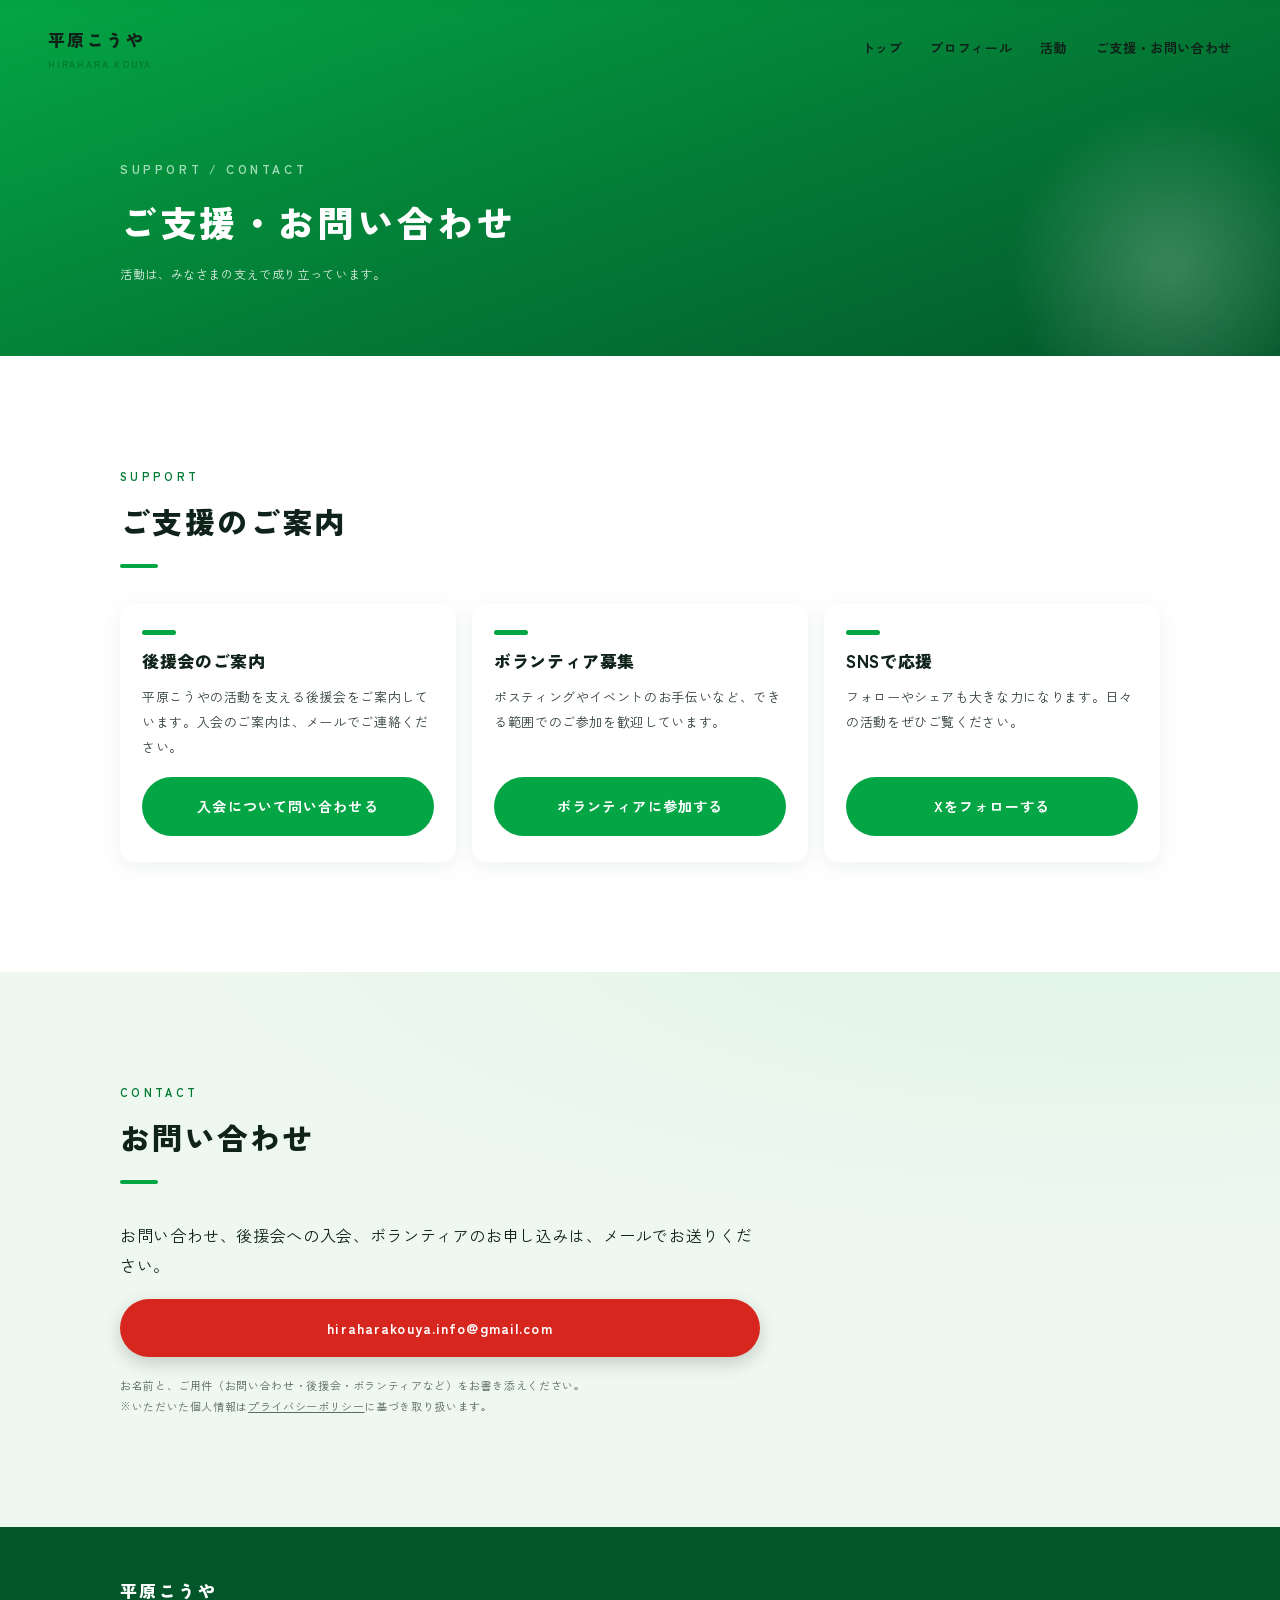
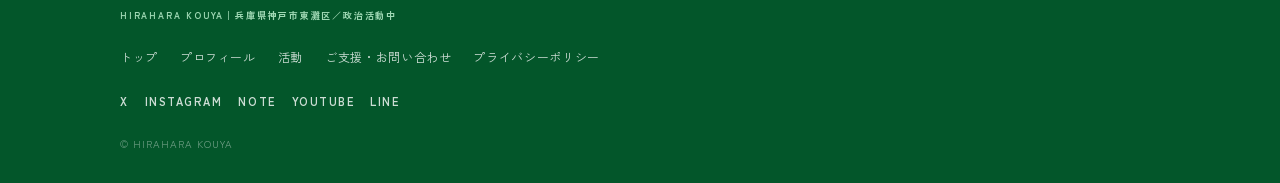
<file: support.html>
<!doctype html><html lang="ja"><head><!-- Google tag (gtag.js) -->
<script async src="https://www.googletagmanager.com/gtag/js?id=G-Y7Q1VN1BY2"></script>
<script>
  window.dataLayer = window.dataLayer || [];
  function gtag(){dataLayer.push(arguments);}
  gtag('js', new Date());
  gtag('config', 'G-Y7Q1VN1BY2');
  /* kdm-seo-ops: contact events */
  document.addEventListener('click', function (e) {
    var a = e.target.closest && e.target.closest('a[href]');
    if (!a) return;
    var h = a.getAttribute('href') || '';
    if (h.indexOf('tel:') === 0) gtag('event', 'tel_click', { link_url: h });
    else if (/(line\.me|lin\.ee)\//.test(h)) gtag('event', 'line_click', { link_url: a.href });
    else if (h.indexOf('mailto:') === 0) gtag('event', 'mail_click', { link_url: h });
    else if (/instagram\.com\//.test(h)) gtag('event', 'instagram_click', { link_url: a.href });
  });
</script>
<meta charset="utf-8"><meta name="viewport" content="width=device-width,initial-scale=1"><title>ご支援・お問い合わせ｜平原こうや 公式サイト</title><meta name="description" content="平原こうや（平原幸弥）へのご支援とお問い合わせのご案内。後援会への入会、ボランティア、SNS での応援、メールでのお問い合わせについてご案内します。">
<link rel="preconnect" href="https://fonts.googleapis.com"><link rel="preconnect" href="https://fonts.gstatic.com" crossorigin>
<link href="https://fonts.googleapis.com/css2?family=Zen+Kaku+Gothic+New:wght@400;500;700;900&family=Yuji+Syuku&display=swap" rel="stylesheet">
<style>
*{margin:0;padding:0;box-sizing:border-box}
:root{--green:#04a544;--green-dk:#037a33;--green-deep:#03562a;--ink:#10231a;--red:#d7261d;--wash:#eef8f0;--paper:#fff;--gray:#5c6b62}
html{scroll-behavior:smooth}
body{font-family:'Zen Kaku Gothic New','Hiragino Kaku Gothic ProN','Noto Sans JP',sans-serif;color:var(--ink);background:var(--paper);line-height:1.9;letter-spacing:.04em;-webkit-font-smoothing:antialiased}
img{max-width:100%;display:block}
a{color:inherit;text-decoration:none}
ul{list-style:none}
.wrap{max-width:1080px;margin:0 auto;padding:0 20px}
.en{font-weight:700;letter-spacing:.3em;font-size:11px;color:var(--green-dk);text-transform:uppercase}
.sec{padding:72px 0;position:relative;overflow:hidden}
.sec-head{margin-bottom:36px}
.sec-head h2{font-size:24px;font-weight:900;letter-spacing:.08em;margin-top:6px}
.sec-head h2::after{content:'';display:block;width:38px;height:4px;border-radius:2px;background:var(--green);margin-top:14px}
/* header */
.header{position:absolute;top:0;left:0;right:0;z-index:40;display:flex;align-items:center;justify-content:space-between;padding:16px 20px}
.logo{font-weight:900;font-size:17px;letter-spacing:.14em}
.logo small{display:block;font-size:9px;font-weight:700;letter-spacing:.2em;color:var(--green-dk)}
.gnav{display:none}
.fheader{position:fixed;top:0;left:0;right:0;z-index:50;background:rgba(255,255,255,.96);box-shadow:0 2px 16px rgba(3,86,42,.14);display:flex;align-items:center;justify-content:space-between;padding:10px 20px;transform:translateY(-110%);transition:transform .35s ease}
.fheader.show{transform:translateY(0)}
.fheader .gnav{display:none}
.menu-btn{width:46px;height:46px;border:0;background:var(--green);border-radius:10px;cursor:pointer;position:relative;z-index:60}
.menu-btn span{display:block;width:20px;height:2px;background:#fff;margin:5px auto;transition:.3s}
body.menu-open .menu-btn span:nth-child(1){transform:translateY(7px) rotate(45deg)}
body.menu-open .menu-btn span:nth-child(2){opacity:0}
body.menu-open .menu-btn span:nth-child(3){transform:translateY(-7px) rotate(-45deg)}
.menu{position:fixed;inset:0;background:linear-gradient(160deg,var(--green) 0%,var(--green-dk) 100%);z-index:55;display:flex;flex-direction:column;justify-content:center;padding:40px 32px;opacity:0;pointer-events:none;transition:opacity .3s}
body.menu-open .menu{opacity:1;pointer-events:auto}
.menu a{color:#fff;font-size:22px;font-weight:900;letter-spacing:.1em;padding:14px 0;border-bottom:1px solid rgba(255,255,255,.25)}
.menu a small{display:block;font-size:10px;font-weight:700;letter-spacing:.3em;opacity:.75}
.menu .menu-sns{display:flex;gap:20px;margin-top:28px;border:0}
.menu .menu-sns a{font-size:12px;font-weight:700;border:0;padding:0}
/* hero */
.hero{position:relative;min-height:100svh;background:linear-gradient(180deg,#fff 0%,var(--wash) 100%);overflow:hidden;display:flex;flex-direction:column}
.glow{position:absolute;pointer-events:none;border-radius:50%;z-index:1}
.glow-main{right:-30%;bottom:-6%;width:125vw;max-width:860px;aspect-ratio:1/1.04;background:radial-gradient(circle at 54% 44%,rgba(4,165,68,.8) 0%,rgba(4,165,68,.52) 34%,rgba(4,165,68,.18) 56%,rgba(4,165,68,0) 72%);filter:blur(14px)}
.glow-drop{left:-16%;top:50%;width:46vw;max-width:300px;aspect-ratio:1;background:radial-gradient(circle,rgba(4,165,68,.2) 0%,rgba(4,165,68,0) 66%);filter:blur(10px)}
.glow-corner{left:-90px;top:-70px;width:330px;aspect-ratio:1;background:radial-gradient(circle,rgba(4,165,68,.18) 0%,rgba(4,165,68,0) 66%);filter:blur(8px)}
.hero-photo{position:absolute;right:-7%;bottom:12svh;height:70svh;z-index:3}
.hero-photo img{height:100%;width:auto;filter:drop-shadow(0 18px 40px rgba(3,86,42,.28))}
.hero-name{position:absolute;left:16px;top:18svh;z-index:4;writing-mode:vertical-rl;font-weight:900;line-height:1.1;font-size:68px;letter-spacing:.05em}
.hero-name .n1{color:var(--red);text-shadow:3.0px 0.0px 0 #fff, 1.7px 0.0px 0 #fff, 2.8px 1.1px 0 #fff, 1.5px 0.6px 0 #fff, 2.1px 2.1px 0 #fff, 1.2px 1.2px 0 #fff, 1.1px 2.8px 0 #fff, 0.6px 1.5px 0 #fff, 0.0px 3.0px 0 #fff, 0.0px 1.7px 0 #fff, -1.1px 2.8px 0 #fff, -0.6px 1.5px 0 #fff, -2.1px 2.1px 0 #fff, -1.2px 1.2px 0 #fff, -2.8px 1.1px 0 #fff, -1.5px 0.6px 0 #fff, -3.0px 0.0px 0 #fff, -1.7px 0.0px 0 #fff, -2.8px -1.1px 0 #fff, -1.5px -0.6px 0 #fff, -2.1px -2.1px 0 #fff, -1.2px -1.2px 0 #fff, -1.1px -2.8px 0 #fff, -0.6px -1.5px 0 #fff, -0.0px -3.0px 0 #fff, -0.0px -1.7px 0 #fff, 1.1px -2.8px 0 #fff, 0.6px -1.5px 0 #fff, 2.1px -2.1px 0 #fff, 1.2px -1.2px 0 #fff, 2.8px -1.1px 0 #fff, 1.5px -0.6px 0 #fff}
.hero-name .n2{color:#fff;text-shadow:3.0px 0.0px 0 #d7261d, 1.7px 0.0px 0 #d7261d, 2.8px 1.1px 0 #d7261d, 1.5px 0.6px 0 #d7261d, 2.1px 2.1px 0 #d7261d, 1.2px 1.2px 0 #d7261d, 1.1px 2.8px 0 #d7261d, 0.6px 1.5px 0 #d7261d, 0.0px 3.0px 0 #d7261d, 0.0px 1.7px 0 #d7261d, -1.1px 2.8px 0 #d7261d, -0.6px 1.5px 0 #d7261d, -2.1px 2.1px 0 #d7261d, -1.2px 1.2px 0 #d7261d, -2.8px 1.1px 0 #d7261d, -1.5px 0.6px 0 #d7261d, -3.0px 0.0px 0 #d7261d, -1.7px 0.0px 0 #d7261d, -2.8px -1.1px 0 #d7261d, -1.5px -0.6px 0 #d7261d, -2.1px -2.1px 0 #d7261d, -1.2px -1.2px 0 #d7261d, -1.1px -2.8px 0 #d7261d, -0.6px -1.5px 0 #d7261d, -0.0px -3.0px 0 #d7261d, -0.0px -1.7px 0 #d7261d, 1.1px -2.8px 0 #d7261d, 0.6px -1.5px 0 #d7261d, 2.1px -2.1px 0 #d7261d, 1.2px -1.2px 0 #d7261d, 2.8px -1.1px 0 #d7261d, 1.5px -0.6px 0 #d7261d}
.hero-copy{position:relative;z-index:4;margin:auto 14px 22px;padding:20px 18px;text-align:right;background:rgba(255,255,255,.36);backdrop-filter:blur(22px) saturate(170%);-webkit-backdrop-filter:blur(22px) saturate(170%);border:1px solid rgba(255,255,255,.55);border-radius:20px;box-shadow:0 10px 34px rgba(3,86,42,.12)}
.hero-badge{display:inline-block;background:var(--ink);color:#fff;font-size:11px;font-weight:700;letter-spacing:.12em;padding:5px 12px;border-radius:999px;margin-bottom:12px}
.hero-catch{font-size:25px;font-weight:900;line-height:1.5;letter-spacing:.05em}
.hero-sub{margin-top:8px;font-size:12px;font-weight:700;color:#2c3a33}
.scroll-cue{display:none;position:absolute;right:16px;bottom:16px;z-index:5;writing-mode:vertical-rl;font-size:10px;letter-spacing:.3em;color:var(--green-dk);font-weight:700}
.scroll-cue::after{content:'';display:block;width:1px;height:34px;background:var(--green-dk);margin:8px auto 0}
/* message */
.message{background:#fff}
.message-inner{max-width:640px;margin:0 auto}
.message h2{font-size:22px;font-weight:900;line-height:1.7;margin:6px 0 20px}
.message p{font-size:14px;color:#33413a}
.signature{margin-top:26px;display:flex;align-items:center;justify-content:flex-end;gap:10px}
.signature .name{font-family:'Yuji Syuku',serif;font-size:22px;letter-spacing:.14em}
.acc-red{color:var(--red)}
/* policy */
.policy{background:radial-gradient(130% 100% at 88% -10%,#e0f3e6 0%,var(--wash) 58%)}
.policy-grid{display:grid;gap:16px}
.policy-card{background:#fff;border-radius:14px;padding:24px 22px;box-shadow:0 4px 20px rgba(3,86,42,.08);position:relative;overflow:hidden}
.policy-card .num{position:absolute;right:14px;top:6px;font-size:44px;font-weight:900;color:var(--wash);letter-spacing:0}
.policy-card h3{font-size:17px;font-weight:900;margin-bottom:8px;position:relative}
.policy-card h3::before{content:'';display:block;width:34px;height:5px;background:var(--green);border-radius:3px;margin-bottom:10px}
.policy-card p{font-size:13px;color:#33413a}
/* news */
.news-list li{border-bottom:1px solid #dde8e0}
.news-list a{display:flex;flex-wrap:wrap;gap:8px 14px;align-items:center;padding:18px 4px;font-size:14px;font-weight:500}
.news-list time{font-size:12px;font-weight:700;color:var(--green-dk);letter-spacing:.06em}
.tag{font-size:10px;font-weight:700;border:1px solid var(--green);color:var(--green-dk);padding:2px 10px;border-radius:999px}
.tag.new{background:var(--red);border-color:var(--red);color:#fff}
.news-list .t{width:100%}
.more{display:inline-flex;align-items:center;gap:8px;margin-top:22px;font-size:13px;font-weight:700;color:var(--green-dk)}
.more::after{content:'\2192'}
/* cta */
.cta{background:linear-gradient(180deg,#fff 0%,var(--wash) 100%);text-align:center}
.cta-card{background:linear-gradient(160deg,var(--green) 0%,var(--green-deep) 100%);color:#fff;border-radius:24px;padding:52px 22px;position:relative;overflow:hidden;box-shadow:0 18px 48px rgba(3,86,42,.22)}
.cta-card::before{content:'';position:absolute;right:-70px;top:-70px;width:240px;height:240px;border-radius:50%;background:radial-gradient(circle,rgba(255,255,255,.16) 0%,rgba(255,255,255,0) 66%);pointer-events:none}
.cta .en{color:#bdeccd}
.cta h2{font-size:22px;font-weight:900;margin:6px 0 12px}
.cta p{font-size:13px;opacity:.92;max-width:560px;margin:0 auto 26px}
.cta-btns{display:flex;flex-direction:column;gap:12px;max-width:420px;margin:0 auto}
.btn{display:block;padding:16px;border-radius:999px;font-size:14px;font-weight:700;letter-spacing:.08em;transition:.25s;text-align:center}
.btn-red{background:var(--red);color:#fff;box-shadow:0 6px 18px rgba(0,0,0,.18)}
.btn-red:hover{transform:translateY(-2px)}
.btn-ghost{border:2px solid rgba(255,255,255,.7);color:#fff}
.btn-ghost:hover{background:#fff;color:var(--green-deep)}
/* footer */
.footer{background:var(--green-deep);color:rgba(255,255,255,.8);padding:48px 0 30px}
.footer .logo{color:#fff}
.footer .logo small{color:#9fd8b4}
.fnav{display:flex;flex-wrap:wrap;gap:10px 22px;font-size:12px;margin:22px 0}
.fsns{display:flex;flex-wrap:wrap;gap:16px;font-size:11px;letter-spacing:.14em;font-weight:700}
.copy{font-size:10px;color:rgba(255,255,255,.45);margin-top:22px;letter-spacing:.1em}
/* subpage hero */
.page-hero{position:relative;background:linear-gradient(160deg,var(--green) 0%,var(--green-deep) 100%);color:#fff;padding:120px 0 56px;overflow:hidden}
.page-hero .glow-corner{left:auto;right:-70px;top:auto;bottom:-90px;width:360px;background:radial-gradient(circle,rgba(255,255,255,.22) 0%,rgba(255,255,255,0) 64%)}
.page-hero .en{color:#bdeccd}
.page-hero h1{font-size:28px;font-weight:900;letter-spacing:.1em;margin-top:6px}
.page-hero p{font-size:12px;opacity:.85;margin-top:8px}
/* profile */
.prof-grid{display:grid;gap:28px}
.prof-photo img{border-radius:16px;box-shadow:0 10px 30px rgba(3,86,42,.16)}
.prof-name{font-size:26px;font-weight:900;letter-spacing:.1em}
.prof-name small{display:block;font-size:11px;font-weight:700;color:var(--green-dk);letter-spacing:.2em;margin-bottom:4px}
.prof-role{display:inline-block;background:var(--wash);color:var(--green-deep);font-size:12px;font-weight:700;padding:4px 14px;border-radius:999px;margin:10px 0 16px}
.prof-text{font-size:14px;color:#33413a}
.timeline{margin-top:8px}
.timeline li{position:relative;padding:0 0 22px 26px}
.timeline li::before{content:'';position:absolute;left:5px;top:9px;width:9px;height:9px;border-radius:50%;background:var(--green)}
.timeline li::after{content:'';position:absolute;left:9px;top:20px;bottom:-2px;width:1px;background:#cfe3d6}
.timeline li:last-child::after{display:none}
.timeline h3{font-size:15px;font-weight:900}
.timeline p{font-size:13px;color:var(--gray)}
.value-grid{display:grid;gap:14px}
.value-card{background:#fff;border-radius:14px;padding:22px;box-shadow:0 4px 20px rgba(3,86,42,.08)}
.value-card h3{font-size:15px;font-weight:900;margin-bottom:6px;color:var(--green-deep)}
.value-card p{font-size:13px;color:#33413a}
/* activity */
.act-photo img{border-radius:16px;box-shadow:0 10px 30px rgba(3,86,42,.16)}
.act-note{background:#fff;border-radius:14px;padding:24px;box-shadow:0 4px 20px rgba(3,86,42,.08);margin-top:20px}
.act-note h3{font-size:16px;font-weight:900;margin-bottom:6px}
.act-note p{font-size:13px;color:#33413a}
/* support */
.support-grid{display:grid;gap:16px}
.support-card{background:#fff;border-radius:14px;padding:26px 22px;box-shadow:0 4px 20px rgba(3,86,42,.08);display:flex;flex-direction:column}
.support-card h3{font-size:17px;font-weight:900;margin-bottom:8px}
.support-card h3::before{content:'';display:block;width:34px;height:5px;background:var(--green);border-radius:3px;margin-bottom:10px}
.support-card p{font-size:13px;color:#33413a;margin-bottom:18px;flex:1}
.support-card .btn{margin-top:auto}
.btn-green{background:var(--green);color:#fff}
.btn-green:hover{background:var(--green-dk)}
/* form */
.form{max-width:640px}
.form label{display:block;font-size:13px;font-weight:700;margin:18px 0 6px}
.form input,.form textarea{width:100%;border:1.5px solid #cfe3d6;border-radius:10px;padding:13px 14px;font-size:15px;font-family:inherit;background:#fff}
.form input:focus,.form textarea:focus{outline:2px solid var(--green);border-color:var(--green)}
.form button{margin-top:24px;width:100%;max-width:300px;border:0;cursor:pointer}
.form-note{font-size:11px;color:var(--gray);margin-top:12px}
/* privacy */
.prose h2{font-size:17px;font-weight:900;margin:34px 0 10px;padding-left:12px;border-left:4px solid var(--green)}
.prose p,.prose li{font-size:13px;color:#33413a}
.prose ul{list-style:disc;padding-left:22px}
/* reveal */
.rv{opacity:0;transform:translateY(18px);transition:opacity .7s ease,transform .7s ease}
.rv.on{opacity:1;transform:none}
@media(prefers-reduced-motion:reduce){.rv{opacity:1;transform:none;transition:none}}
/* PC */
@media(min-width:840px){
 .scroll-cue{display:block}
 .gnav{display:flex;gap:28px;font-size:13px;font-weight:700}
 .gnav a{position:relative;padding:4px 0}
 .gnav a:hover{color:var(--green-dk)}
 .fheader .gnav{display:flex}
 .menu-btn{display:none}
 .header{padding:24px 48px}
 .fheader{padding:12px 48px}
 .sec{padding:110px 0}
 .sec-head h2{font-size:30px}
 .hero{min-height:92vh}
 .hero-photo{right:6%;bottom:0;height:78vh}
 .glow-main{right:-8%;width:56vw;bottom:-16%}
 .hero-name{writing-mode:horizontal-tb;left:48px;top:auto;bottom:30vh;font-size:104px;line-height:1.05}
 .hero-name .n1{text-shadow:5.0px 0.0px 0 #fff, 2.8px 0.0px 0 #fff, 4.6px 1.9px 0 #fff, 2.5px 1.1px 0 #fff, 3.5px 3.5px 0 #fff, 1.9px 1.9px 0 #fff, 1.9px 4.6px 0 #fff, 1.1px 2.5px 0 #fff, 0.0px 5.0px 0 #fff, 0.0px 2.8px 0 #fff, -1.9px 4.6px 0 #fff, -1.1px 2.5px 0 #fff, -3.5px 3.5px 0 #fff, -1.9px 1.9px 0 #fff, -4.6px 1.9px 0 #fff, -2.5px 1.1px 0 #fff, -5.0px 0.0px 0 #fff, -2.8px 0.0px 0 #fff, -4.6px -1.9px 0 #fff, -2.5px -1.1px 0 #fff, -3.5px -3.5px 0 #fff, -1.9px -1.9px 0 #fff, -1.9px -4.6px 0 #fff, -1.1px -2.5px 0 #fff, -0.0px -5.0px 0 #fff, -0.0px -2.8px 0 #fff, 1.9px -4.6px 0 #fff, 1.1px -2.5px 0 #fff, 3.5px -3.5px 0 #fff, 1.9px -1.9px 0 #fff, 4.6px -1.9px 0 #fff, 2.5px -1.1px 0 #fff}
 .hero-name .n2{text-shadow:5.0px 0.0px 0 #d7261d, 2.8px 0.0px 0 #d7261d, 4.6px 1.9px 0 #d7261d, 2.5px 1.1px 0 #d7261d, 3.5px 3.5px 0 #d7261d, 1.9px 1.9px 0 #d7261d, 1.9px 4.6px 0 #d7261d, 1.1px 2.5px 0 #d7261d, 0.0px 5.0px 0 #d7261d, 0.0px 2.8px 0 #d7261d, -1.9px 4.6px 0 #d7261d, -1.1px 2.5px 0 #d7261d, -3.5px 3.5px 0 #d7261d, -1.9px 1.9px 0 #d7261d, -4.6px 1.9px 0 #d7261d, -2.5px 1.1px 0 #d7261d, -5.0px 0.0px 0 #d7261d, -2.8px 0.0px 0 #d7261d, -4.6px -1.9px 0 #d7261d, -2.5px -1.1px 0 #d7261d, -3.5px -3.5px 0 #d7261d, -1.9px -1.9px 0 #d7261d, -1.9px -4.6px 0 #d7261d, -1.1px -2.5px 0 #d7261d, -0.0px -5.0px 0 #d7261d, -0.0px -2.8px 0 #d7261d, 1.9px -4.6px 0 #d7261d, 1.1px -2.5px 0 #d7261d, 3.5px -3.5px 0 #d7261d, 1.9px -1.9px 0 #d7261d, 4.6px -1.9px 0 #d7261d, 2.5px -1.1px 0 #d7261d}
 .hero-copy{position:absolute;left:48px;top:20vh;margin:0;padding:0;max-width:560px;text-align:left;background:none;border:0;backdrop-filter:none;-webkit-backdrop-filter:none;box-shadow:none;border-radius:0}
 .hero-catch{font-size:34px}
 .hero-sub{font-size:14px}
 .policy-grid{grid-template-columns:repeat(3,1fr);gap:22px}
 .cta h2{font-size:28px}
 .cta-card{padding:72px 48px}
 .cta-btns{flex-direction:row;max-width:640px}
 .cta-btns .btn{flex:1}
 .news-list .t{width:auto;flex:1}
 .prof-grid{grid-template-columns:340px 1fr;gap:48px;align-items:start}
 .value-grid{grid-template-columns:repeat(3,1fr)}
 .support-grid{grid-template-columns:repeat(3,1fr)}
 .page-hero{padding:150px 0 70px}
 .page-hero h1{font-size:36px}
 .act-flex{display:grid;grid-template-columns:380px 1fr;gap:44px;align-items:start}
 .message h2{font-size:26px}
 .signature .name{font-size:24px}
 .history .wrap{max-width:800px}
 .timeline li{padding:0 0 26px 30px}
}
</style><link rel="canonical" href="https://hiraharakouya.com/support"><meta property="og:type" content="website"><meta property="og:title" content="ご支援・お問い合わせ｜平原こうや 公式サイト"><meta property="og:description" content="平原こうや（平原幸弥）へのご支援とお問い合わせのご案内。後援会への入会、ボランティア、SNS での応援、メールでのお問い合わせについてご案内します。"><meta property="og:url" content="https://hiraharakouya.com/support"><meta property="og:image" content="https://hiraharakouya.com/assets/img/ogp.jpg"><meta property="og:locale" content="ja_JP"><meta name="twitter:card" content="summary_large_image"><script type="application/ld+json">{"@context": "https://schema.org", "@graph": [{"@context": "https://schema.org", "@type": "WebPage", "url": "https://hiraharakouya.com/support", "name": "ご支援・お問い合わせ｜平原こうや 公式サイト", "about": {"@id": "https://hiraharakouya.com/#person"}, "isPartOf": {"@type": "WebSite", "url": "https://hiraharakouya.com/", "name": "平原こうや 公式サイト"}}, {"@type": "Person", "@id": "https://hiraharakouya.com/#person", "name": "平原こうや", "alternateName": ["平原幸弥", "ひらはらこうや", "HIRAHARA KOUYA"], "url": "https://hiraharakouya.com/", "sameAs": ["https://x.com/HIRAHARAKOUYA", "https://www.instagram.com/hiraharakouya327/", "https://note.com/hirahara508"]}]}</script>
<script type="application/ld+json">{"@context": "https://schema.org", "@type": "BreadcrumbList", "itemListElement": [{"@type": "ListItem", "position": 1, "name": "平原こうや", "item": "https://hiraharakouya.com/"}, {"@type": "ListItem", "position": 2, "name": "ご支援・お問い合わせ", "item": "https://hiraharakouya.com/support"}]}</script></head><body>

<header class="header"><a class="logo" href="index.html">平原こうや<small>HIRAHARA KOUYA</small></a><nav class="gnav"><a href="index.html">トップ</a><a href="profile.html">プロフィール</a><a href="activity.html">活動</a><a href="support.html">ご支援・お問い合わせ</a></nav><button class="menu-btn" aria-label="メニュー"><span></span><span></span><span></span></button></header>
<div class="fheader"><a class="logo" href="index.html">平原こうや<small>HIRAHARA KOUYA</small></a><nav class="gnav"><a href="index.html">トップ</a><a href="profile.html">プロフィール</a><a href="activity.html">活動</a><a href="support.html">ご支援・お問い合わせ</a></nav><button class="menu-btn" aria-label="メニュー"><span></span><span></span><span></span></button></div>
<div class="menu">
<a href="index.html">トップ<small>TOP</small></a>
<a href="profile.html">プロフィール<small>PROFILE</small></a>
<a href="activity.html">活動<small>ACTIVITY</small></a>
<a href="support.html">ご支援・お問い合わせ<small>SUPPORT / CONTACT</small></a>
<div class="menu-sns"><a href="https://x.com/HIRAHARAKOUYA">X</a><a href="https://www.instagram.com/hiraharakouya327/">Instagram</a><a href="https://note.com/hirahara508">note</a></div>
</div>

<div class="page-hero"><div class="glow glow-corner" aria-hidden="true"></div><div class="wrap"><p class="en">Support / Contact</p><h1>ご支援・お問い合わせ</h1><p>活動は、みなさまの支えで成り立っています。</p></div></div>
<section class="sec"><div class="wrap">
<div class="sec-head rv"><p class="en">Support</p><h2>ご支援のご案内</h2></div>
<div class="support-grid">
<div class="support-card rv"><h3>後援会のご案内</h3><p>平原こうやの活動を支える後援会をご案内しています。入会のご案内は、メールでご連絡ください。</p><a class="btn btn-green" href="#contact">入会について問い合わせる</a></div>
<div class="support-card rv"><h3>ボランティア募集</h3><p>ポスティングやイベントのお手伝いなど、できる範囲でのご参加を歓迎しています。</p><a class="btn btn-green" href="#contact">ボランティアに参加する</a></div>
<div class="support-card rv"><h3>SNSで応援</h3><p>フォローやシェアも大きな力になります。日々の活動をぜひご覧ください。</p><a class="btn btn-green" href="https://x.com/HIRAHARAKOUYA">Xをフォローする</a></div>
</div>
</div></section>
<section class="sec policy" id="contact"><div class="wrap">
<div class="sec-head rv"><p class="en">Contact</p><h2>お問い合わせ</h2></div>
<div class="form rv">
<p>お問い合わせ、後援会への入会、ボランティアのお申し込みは、メールでお送りください。</p>
<p style="margin:18px 0"><a class="btn btn-red" href="mailto:hiraharakouya.info@gmail.com">hiraharakouya.info@gmail.com</a></p>
<p class="form-note">お名前と、ご用件（お問い合わせ・後援会・ボランティアなど）をお書き添えください。<br>※いただいた個人情報は<a href="privacy.html" style="text-decoration:underline">プライバシーポリシー</a>に基づき取り扱います。</p>
</div>
</div></section>


<footer class="footer"><div class="wrap">
<p class="logo">平原こうや<small>HIRAHARA KOUYA｜兵庫県神戸市東灘区／政治活動中</small></p>
<nav class="fnav"><a href="index.html">トップ</a><a href="profile.html">プロフィール</a><a href="activity.html">活動</a><a href="support.html">ご支援・お問い合わせ</a><a href="privacy.html">プライバシーポリシー</a></nav>
<div class="fsns"><a href="https://x.com/HIRAHARAKOUYA">X</a><a href="https://www.instagram.com/hiraharakouya327/">INSTAGRAM</a><a href="https://note.com/hirahara508">NOTE</a><a href="#">YOUTUBE</a><a href="#">LINE</a></div>
<p class="copy">© HIRAHARA KOUYA</p>
</div></footer>
<script>
document.addEventListener('DOMContentLoaded',function(){
 var fh=document.querySelector('.fheader');
 addEventListener('scroll',function(){fh.classList.toggle('show',scrollY>160)},{passive:true});
 var btns=document.querySelectorAll('.menu-btn');
 btns.forEach(function(b){b.addEventListener('click',function(){document.body.classList.toggle('menu-open')})});
 document.querySelectorAll('.menu a').forEach(function(a){a.addEventListener('click',function(){document.body.classList.remove('menu-open')})});
 var io=new IntersectionObserver(function(es){es.forEach(function(e){if(e.isIntersecting){e.target.classList.add('on');io.unobserve(e.target)}})},{threshold:.12});
 document.querySelectorAll('.rv').forEach(function(el){io.observe(el)});
});
</script>

</body></html>
</file>
